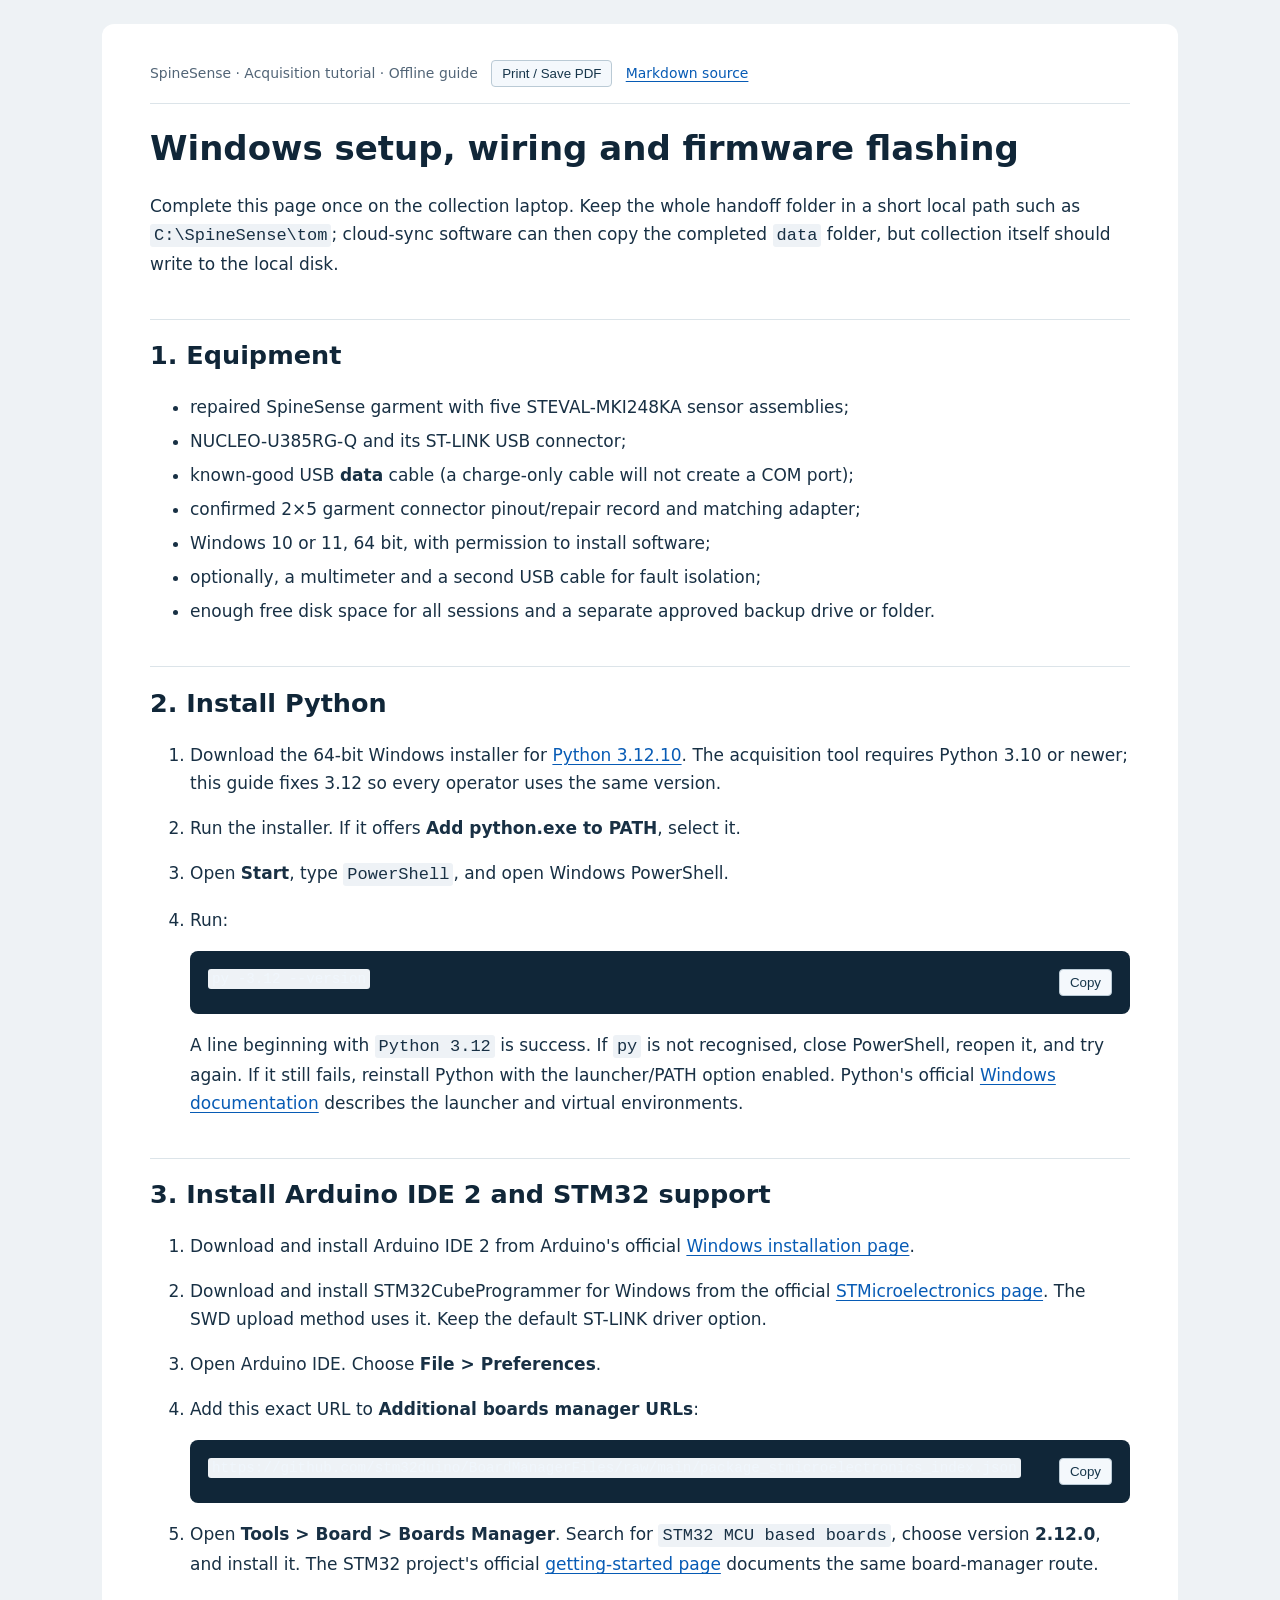
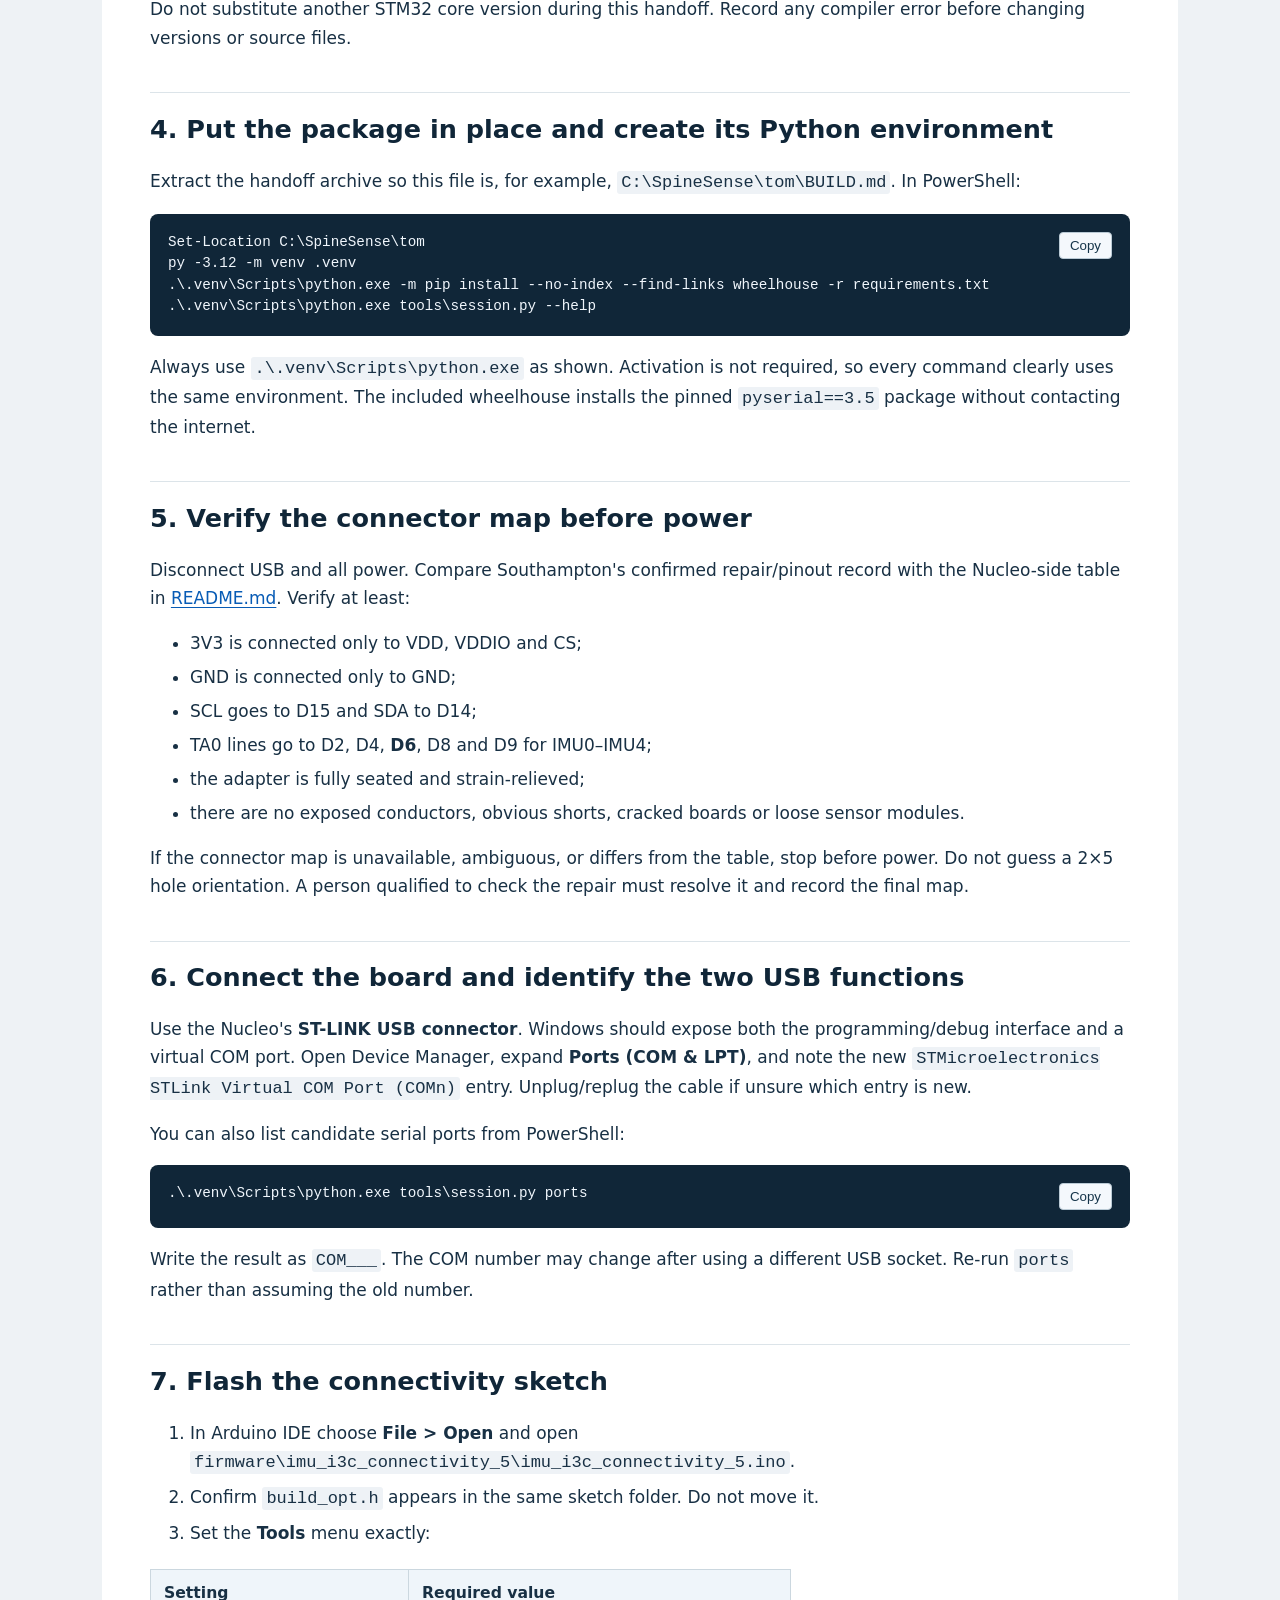
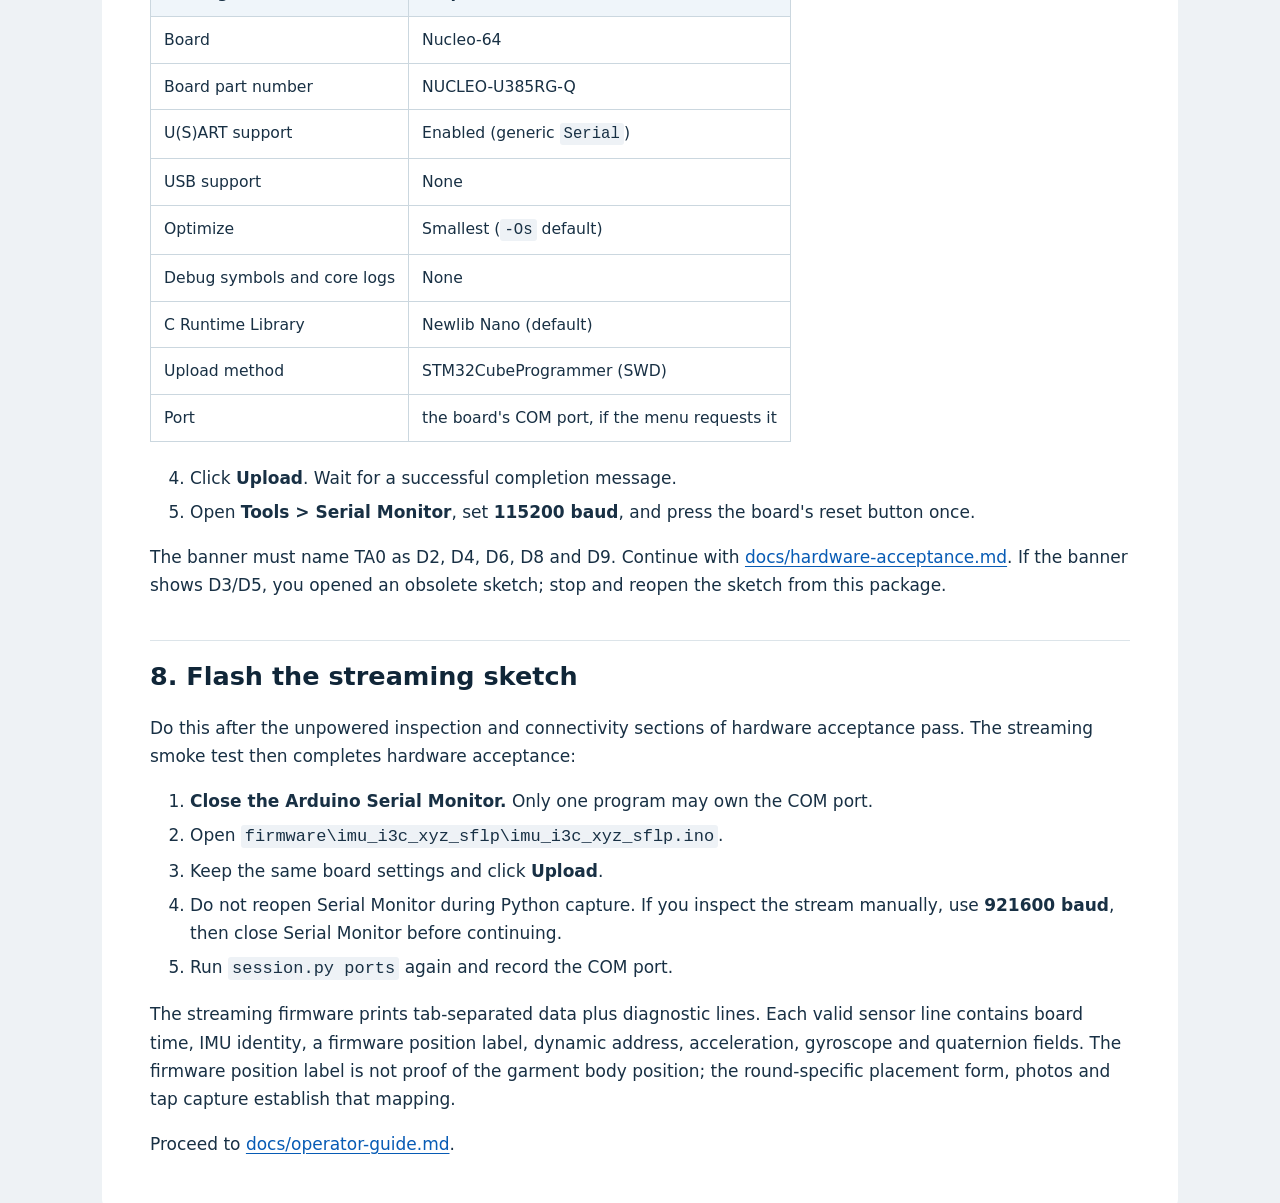
<file: docs/tom-handoff/BUILD.html>
<!doctype html><html lang="en"><head><meta charset="utf-8"><meta name="viewport" content="width=device-width,initial-scale=1"><title>Windows setup, wiring and firmware flashing</title><style>
:root { color-scheme:light; font:17px/1.65 system-ui,Segoe UI,sans-serif; color:#183044; background:#eef2f5; }
body{margin:0}main{max-width:980px;margin:24px auto;padding:36px 48px;background:white;border-radius:12px}
h1,h2,h3{line-height:1.25;color:#102638;scroll-margin-top:20px}h1{font-size:2rem}h2{margin-top:2.4rem;border-top:1px solid #dce4e9;padding-top:1.2rem}
a{color:#075bb5;text-underline-offset:3px}table{border-collapse:collapse;display:block;overflow-x:auto;margin:1.3rem 0;font-size:.92rem}td,th{border:1px solid #cbd7df;padding:10px 13px;vertical-align:top}th{background:#eff5fa;text-align:left}
pre{position:relative;background:#102638;color:#f0f6fc;border-radius:8px;padding:18px;overflow:auto;line-height:1.5;font-size:.84rem;white-space:pre-wrap;overflow-wrap:anywhere}code{font-family:Consolas,monospace}p code,li code,td code{background:#eef2f6;border-radius:3px;padding:2px 4px;overflow-wrap:anywhere}
blockquote{border-left:4px solid #e6a234;margin:18px 0;padding:6px 20px;background:#fff8e8}img{max-width:100%;height:auto}.meta{font-size:.82rem;color:#526577;border-bottom:1px solid #dce4e9;padding-bottom:16px}button{cursor:pointer;padding:5px 10px;border:1px solid #bacad5;border-radius:4px;background:#f4f8fc;color:#16354a}pre button{float:right;margin-left:12px}li{margin:.35rem 0}
@media(max-width:700px){main{margin:0;padding:22px 18px;border-radius:0}h1{font-size:1.65rem}}
@media print{ :root{font-size:10pt;background:white} main{padding:0;margin:0;max-width:none} button{display:none} pre{background:#f1f4f7;color:#102638;break-inside:avoid} tr,img{break-inside:avoid}h1,h2,h3{break-after:avoid}a{color:inherit} }
</style></head><body><main><div class="meta">SpineSense · Acquisition tutorial · Offline guide &nbsp; <button onclick="window.print()">Print / Save PDF</button> &nbsp; <a href="BUILD.md">Markdown source</a></div><h1 id="windows-setup-wiring-and-firmware-flashing">Windows setup, wiring and firmware flashing</h1>
<p>Complete this page once on the collection laptop. Keep the whole handoff folder
in a short local path such as <code>C:\SpineSense\tom</code>; cloud-sync software can then
copy the completed <code>data</code> folder, but collection itself should write to the
local disk.</p>
<h2 id="1-equipment">1. Equipment</h2>
<ul>
<li>repaired SpineSense garment with five STEVAL-MKI248KA sensor assemblies;</li>
<li>NUCLEO-U385RG-Q and its ST-LINK USB connector;</li>
<li>known-good USB <strong>data</strong> cable (a charge-only cable will not create a COM port);</li>
<li>confirmed 2×5 garment connector pinout/repair record and matching adapter;</li>
<li>Windows 10 or 11, 64 bit, with permission to install software;</li>
<li>optionally, a multimeter and a second USB cable for fault isolation;</li>
<li>enough free disk space for all sessions and a separate approved backup drive
or folder.</li>
</ul>
<h2 id="2-install-python">2. Install Python</h2>
<ol>
<li>
<p>Download the 64-bit Windows installer for
<a href="https://www.python.org/downloads/release/python-31210/">Python 3.12.10</a>.
The acquisition tool requires Python 3.10 or newer; this guide fixes 3.12 so
every operator uses the same version.</p>
</li>
<li>
<p>Run the installer. If it offers <strong>Add python.exe to PATH</strong>, select it.</p>
</li>
<li>
<p>Open <strong>Start</strong>, type <code>PowerShell</code>, and open Windows PowerShell.</p>
</li>
<li>
<p>Run:</p>
<pre><code class="language-powershell">py -3.12 --version
</code></pre>
<p>A line beginning with <code>Python 3.12</code> is success. If <code>py</code> is not recognised,
close PowerShell, reopen it, and try again. If it still fails, reinstall
Python with the launcher/PATH option enabled. Python's official
<a href="https://docs.python.org/3/using/windows.html">Windows documentation</a>
describes the launcher and virtual environments.</p>
</li>
</ol>
<h2 id="3-install-arduino-ide-2-and-stm32-support">3. Install Arduino IDE 2 and STM32 support</h2>
<ol>
<li>
<p>Download and install Arduino IDE 2 from Arduino's official
<a href="https://support.arduino.cc/hc/en-us/articles/360019833020-Download-and-install-Arduino-IDE">Windows installation page</a>.</p>
</li>
<li>
<p>Download and install STM32CubeProgrammer for Windows from the official
<a href="https://www.st.com/en/development-tools/stm32cubeprog.html">STMicroelectronics page</a>.
The SWD upload method uses it. Keep the default ST-LINK driver option.</p>
</li>
<li>
<p>Open Arduino IDE. Choose <strong>File &gt; Preferences</strong>.</p>
</li>
<li>
<p>Add this exact URL to <strong>Additional boards manager URLs</strong>:</p>
<pre><code class="language-text">https://github.com/stm32duino/BoardManagerFiles/raw/main/package_stmicroelectronics_index.json
</code></pre>
</li>
<li>
<p>Open <strong>Tools &gt; Board &gt; Boards Manager</strong>. Search for <code>STM32 MCU based boards</code>, choose version <strong>2.12.0</strong>, and install it. The STM32 project's
official <a href="https://github.com/stm32duino/Arduino_Core_STM32/wiki/Getting-Started">getting-started page</a>
documents the same board-manager route.</p>
</li>
</ol>
<p>Do not substitute another STM32 core version during this handoff. Record any
compiler error before changing versions or source files.</p>
<h2 id="4-put-the-package-in-place-and-create-its-python-environment">4. Put the package in place and create its Python environment</h2>
<p>Extract the handoff archive so this file is, for example,
<code>C:\SpineSense\tom\BUILD.md</code>. In PowerShell:</p>
<pre><code class="language-powershell">Set-Location C:\SpineSense\tom
py -3.12 -m venv .venv
.\.venv\Scripts\python.exe -m pip install --no-index --find-links wheelhouse -r requirements.txt
.\.venv\Scripts\python.exe tools\session.py --help
</code></pre>
<p>Always use <code>.\.venv\Scripts\python.exe</code> as shown. Activation is not required,
so every command clearly uses the same environment. The included wheelhouse
installs the pinned <code>pyserial==3.5</code> package without contacting the internet.</p>
<h2 id="5-verify-the-connector-map-before-power">5. Verify the connector map before power</h2>
<p>Disconnect USB and all power. Compare Southampton's confirmed repair/pinout
record with the Nucleo-side table in <a href="README.html">README.md</a>. Verify at least:</p>
<ul>
<li>3V3 is connected only to VDD, VDDIO and CS;</li>
<li>GND is connected only to GND;</li>
<li>SCL goes to D15 and SDA to D14;</li>
<li>TA0 lines go to D2, D4, <strong>D6</strong>, D8 and D9 for IMU0–IMU4;</li>
<li>the adapter is fully seated and strain-relieved;</li>
<li>there are no exposed conductors, obvious shorts, cracked boards or loose
sensor modules.</li>
</ul>
<p>If the connector map is unavailable, ambiguous, or differs from the table,
stop before power. Do not guess a 2×5 hole orientation. A person qualified to
check the repair must resolve it and record the final map.</p>
<h2 id="6-connect-the-board-and-identify-the-two-usb-functions">6. Connect the board and identify the two USB functions</h2>
<p>Use the Nucleo's <strong>ST-LINK USB connector</strong>. Windows should expose both the
programming/debug interface and a virtual COM port. Open Device Manager, expand
<strong>Ports (COM &amp; LPT)</strong>, and note the new <code>STMicroelectronics STLink Virtual COM Port (COMn)</code> entry. Unplug/replug the cable if unsure which entry is new.</p>
<p>You can also list candidate serial ports from PowerShell:</p>
<pre><code class="language-powershell">.\.venv\Scripts\python.exe tools\session.py ports
</code></pre>
<p>Write the result as <code>COM___</code>. The COM number may change after using a different
USB socket. Re-run <code>ports</code> rather than assuming the old number.</p>
<h2 id="7-flash-the-connectivity-sketch">7. Flash the connectivity sketch</h2>
<ol>
<li>In Arduino IDE choose <strong>File &gt; Open</strong> and open
<code>firmware\imu_i3c_connectivity_5\imu_i3c_connectivity_5.ino</code>.</li>
<li>Confirm <code>build_opt.h</code> appears in the same sketch folder. Do not move it.</li>
<li>Set the <strong>Tools</strong> menu exactly:</li>
</ol>
<table>
<thead>
<tr>
<th>Setting</th>
<th>Required value</th>
</tr>
</thead>
<tbody>
<tr>
<td>Board</td>
<td>Nucleo-64</td>
</tr>
<tr>
<td>Board part number</td>
<td>NUCLEO-U385RG-Q</td>
</tr>
<tr>
<td>U(S)ART support</td>
<td>Enabled (generic <code>Serial</code>)</td>
</tr>
<tr>
<td>USB support</td>
<td>None</td>
</tr>
<tr>
<td>Optimize</td>
<td>Smallest (<code>-Os</code> default)</td>
</tr>
<tr>
<td>Debug symbols and core logs</td>
<td>None</td>
</tr>
<tr>
<td>C Runtime Library</td>
<td>Newlib Nano (default)</td>
</tr>
<tr>
<td>Upload method</td>
<td>STM32CubeProgrammer (SWD)</td>
</tr>
<tr>
<td>Port</td>
<td>the board's COM port, if the menu requests it</td>
</tr>
</tbody>
</table>
<ol start="4">
<li>Click <strong>Upload</strong>. Wait for a successful completion message.</li>
<li>Open <strong>Tools &gt; Serial Monitor</strong>, set <strong>115200 baud</strong>, and press the board's
reset button once.</li>
</ol>
<p>The banner must name TA0 as D2, D4, D6, D8 and D9. Continue with
<a href="docs/hardware-acceptance.html">docs/hardware-acceptance.md</a>. If the banner shows
D3/D5, you opened an obsolete sketch; stop and reopen the sketch from this
package.</p>
<h2 id="8-flash-the-streaming-sketch">8. Flash the streaming sketch</h2>
<p>Do this after the unpowered inspection and connectivity sections of hardware
acceptance pass. The streaming smoke test then completes hardware acceptance:</p>
<ol>
<li><strong>Close the Arduino Serial Monitor.</strong> Only one program may own the COM port.</li>
<li>Open <code>firmware\imu_i3c_xyz_sflp\imu_i3c_xyz_sflp.ino</code>.</li>
<li>Keep the same board settings and click <strong>Upload</strong>.</li>
<li>Do not reopen Serial Monitor during Python capture. If you inspect the stream
manually, use <strong>921600 baud</strong>, then close Serial Monitor before continuing.</li>
<li>Run <code>session.py ports</code> again and record the COM port.</li>
</ol>
<p>The streaming firmware prints tab-separated data plus diagnostic lines. Each
valid sensor line contains board time, IMU identity, a firmware position label,
dynamic address, acceleration, gyroscope and quaternion fields. The firmware
position label is not proof of the garment body position; the round-specific
placement form, photos and tap capture establish that mapping.</p>
<p>Proceed to <a href="docs/operator-guide.html">docs/operator-guide.md</a>.</p>
</main><script>
document.querySelectorAll('pre').forEach(pre=>{const b=document.createElement('button');b.textContent='Copy';b.onclick=async()=>{const t=pre.querySelector('code').textContent;try{await navigator.clipboard.writeText(t);b.textContent='Copied';}catch(e){const r=document.createRange();r.selectNodeContents(pre.querySelector('code'));const s=window.getSelection();s.removeAllRanges();s.addRange(r);b.textContent='Selected — press Ctrl+C';}};pre.prepend(b);});
</script></body></html>
</file>
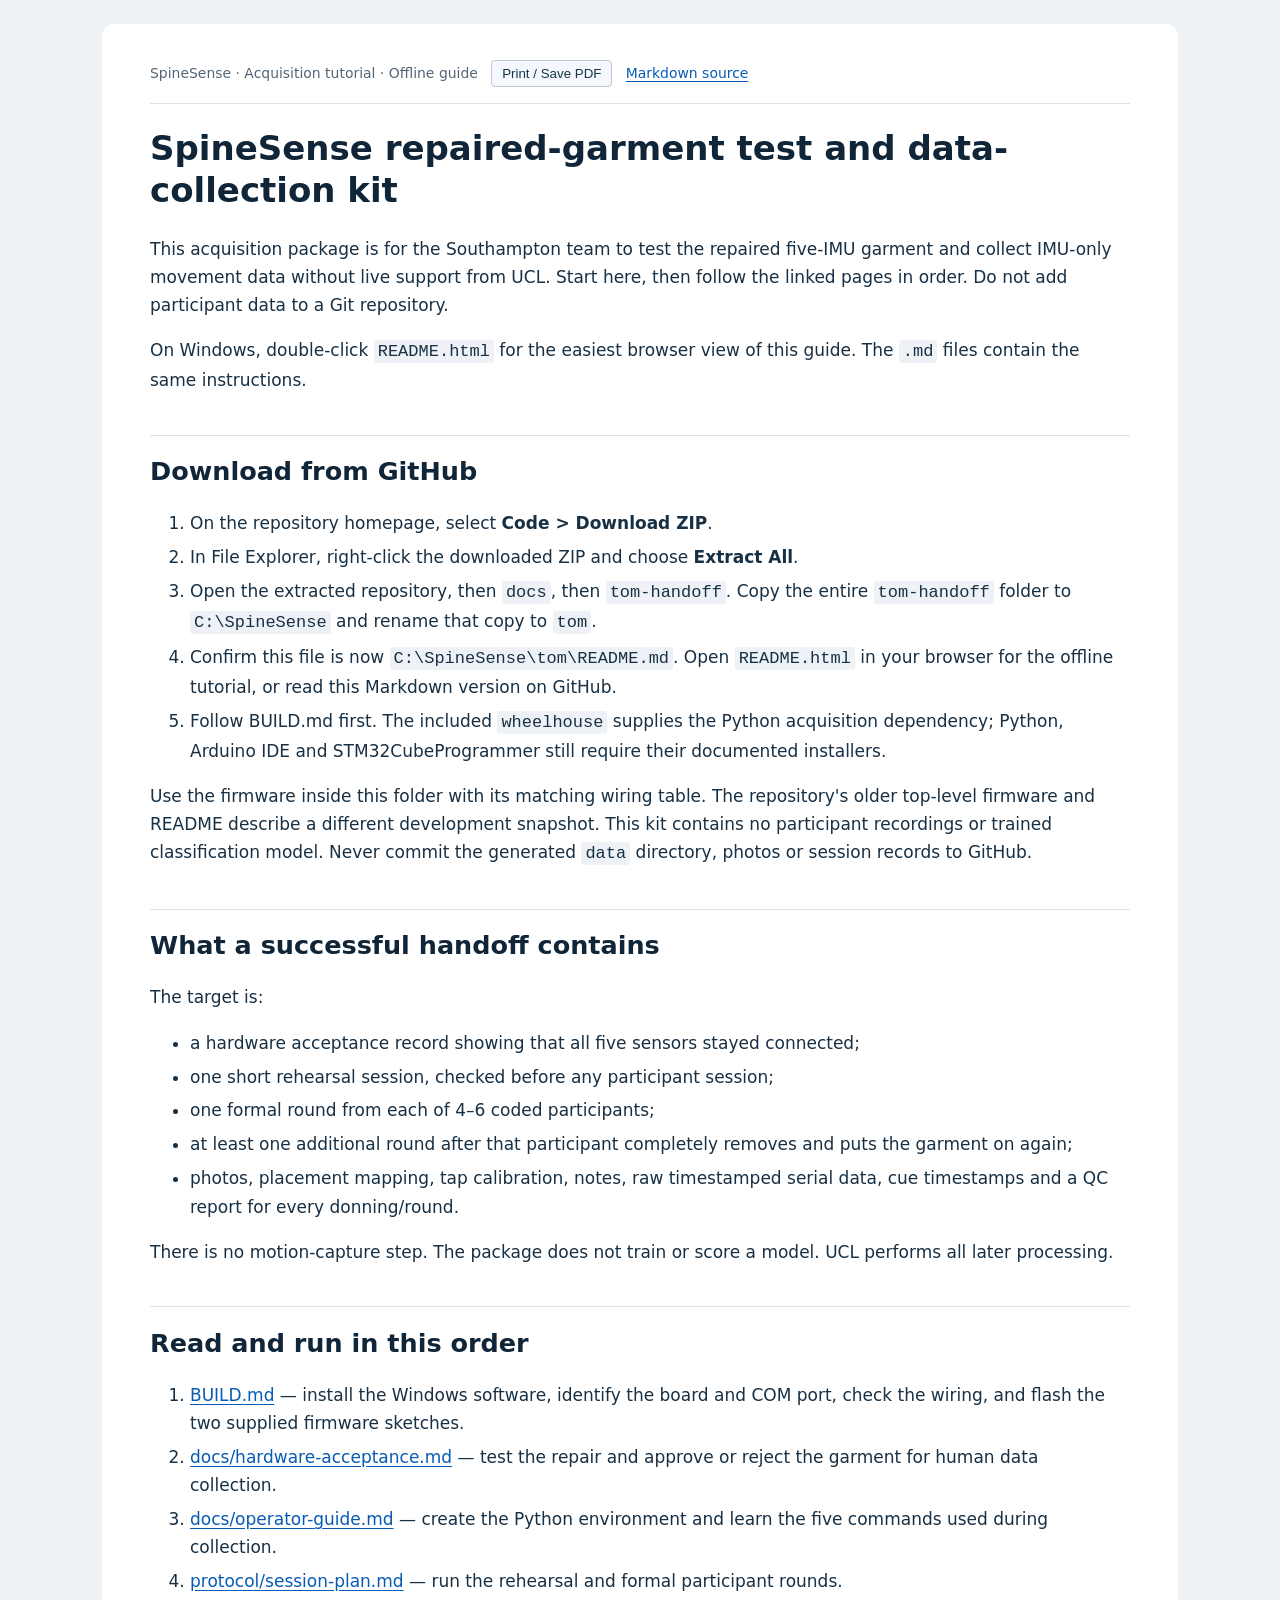
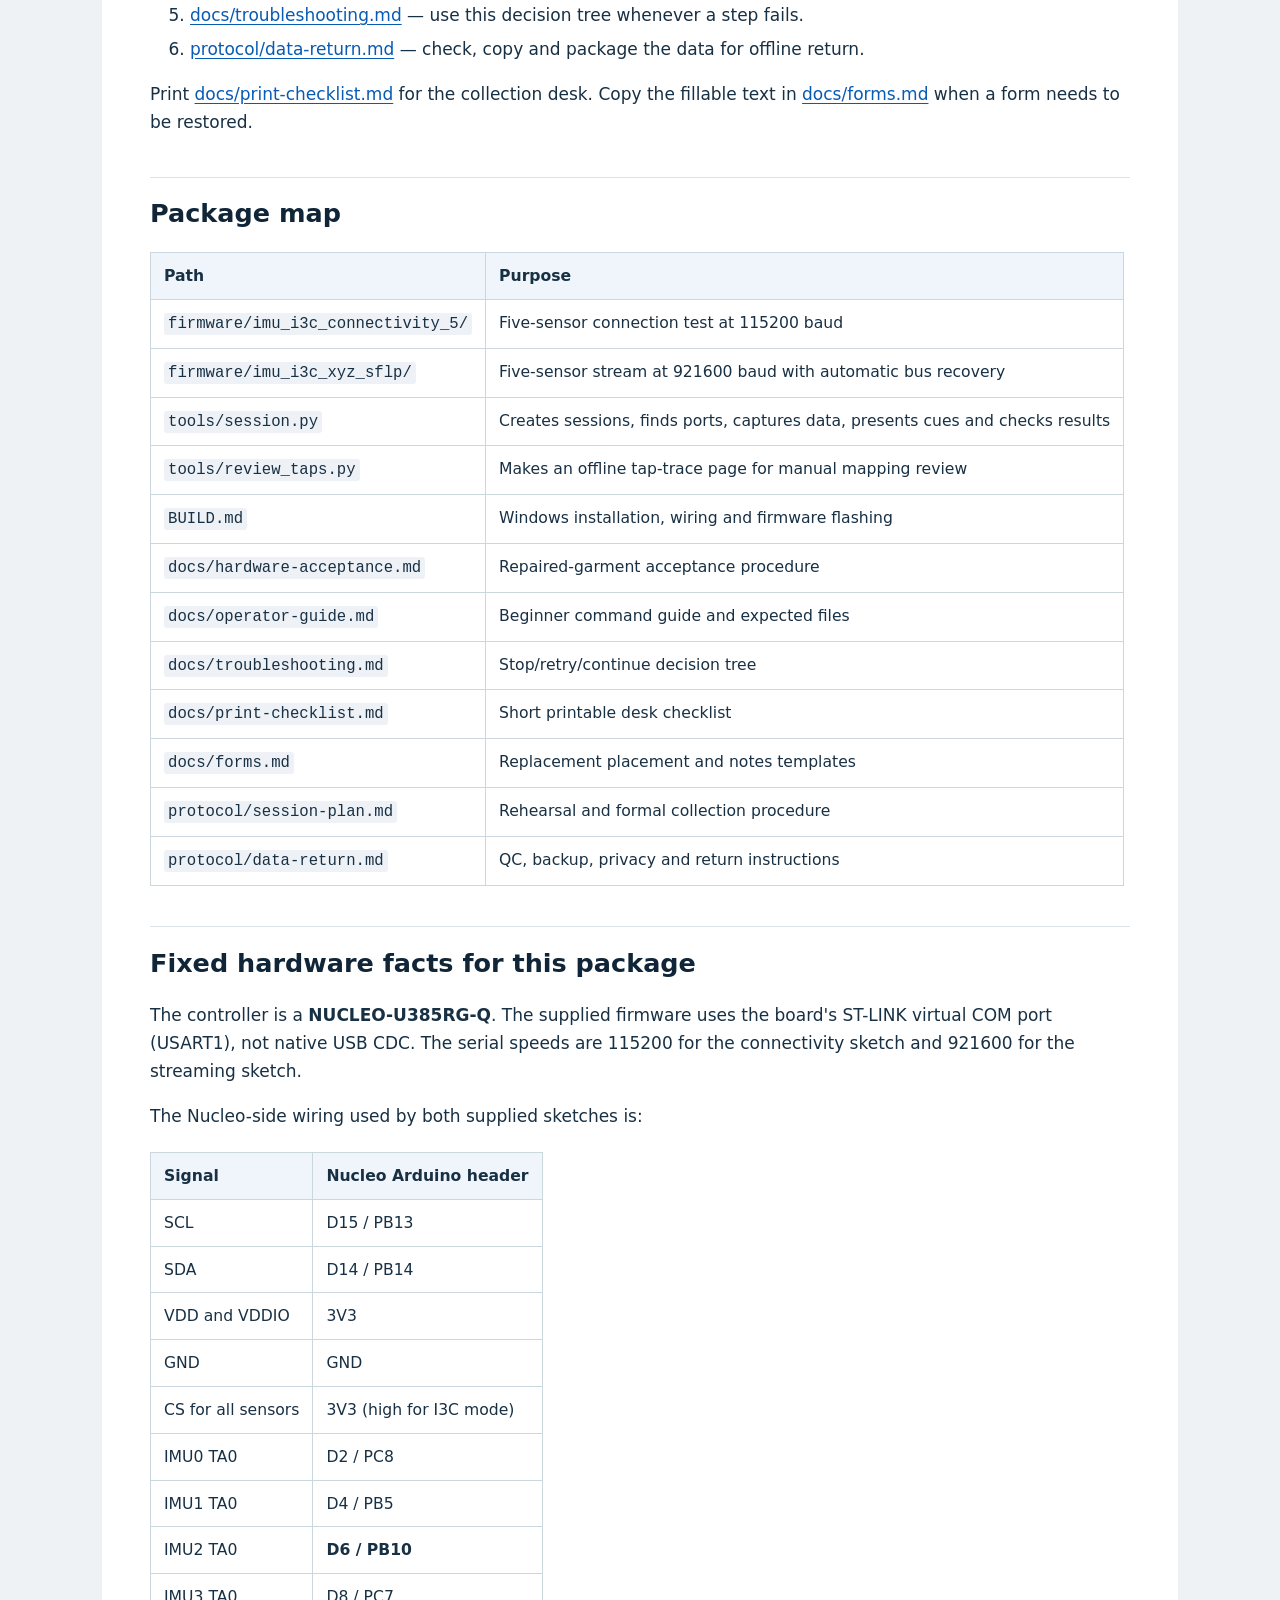
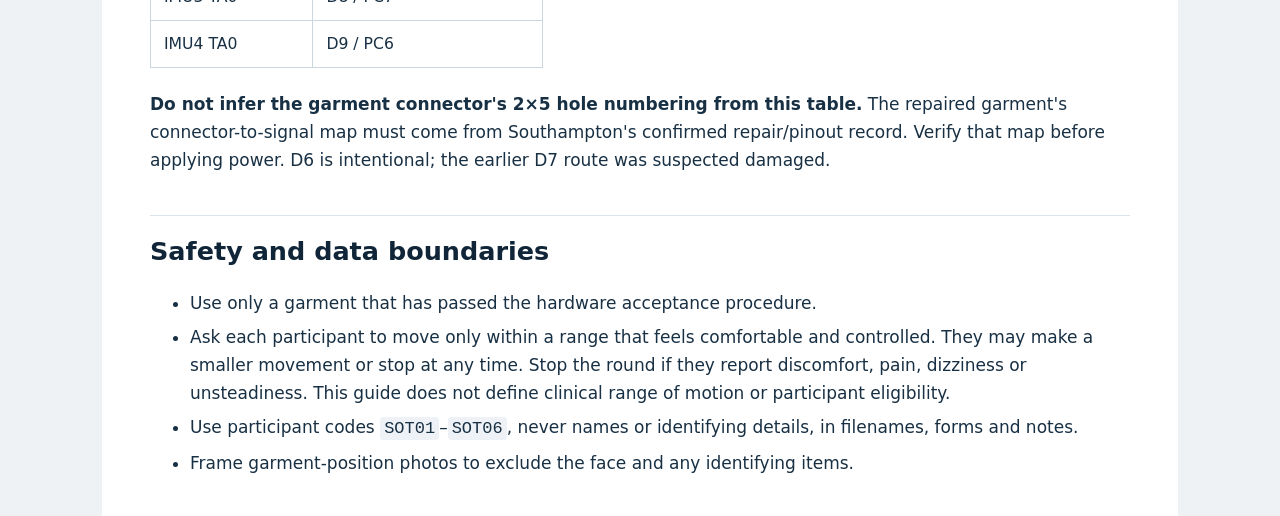
<file: docs/tom-handoff/README.html>
<!doctype html><html lang="en"><head><meta charset="utf-8"><meta name="viewport" content="width=device-width,initial-scale=1"><title>SpineSense repaired-garment test and data-collection kit</title><style>
:root { color-scheme:light; font:17px/1.65 system-ui,Segoe UI,sans-serif; color:#183044; background:#eef2f5; }
body{margin:0}main{max-width:980px;margin:24px auto;padding:36px 48px;background:white;border-radius:12px}
h1,h2,h3{line-height:1.25;color:#102638;scroll-margin-top:20px}h1{font-size:2rem}h2{margin-top:2.4rem;border-top:1px solid #dce4e9;padding-top:1.2rem}
a{color:#075bb5;text-underline-offset:3px}table{border-collapse:collapse;display:block;overflow-x:auto;margin:1.3rem 0;font-size:.92rem}td,th{border:1px solid #cbd7df;padding:10px 13px;vertical-align:top}th{background:#eff5fa;text-align:left}
pre{position:relative;background:#102638;color:#f0f6fc;border-radius:8px;padding:18px;overflow:auto;line-height:1.5;font-size:.84rem;white-space:pre-wrap;overflow-wrap:anywhere}code{font-family:Consolas,monospace}p code,li code,td code{background:#eef2f6;border-radius:3px;padding:2px 4px;overflow-wrap:anywhere}
blockquote{border-left:4px solid #e6a234;margin:18px 0;padding:6px 20px;background:#fff8e8}img{max-width:100%;height:auto}.meta{font-size:.82rem;color:#526577;border-bottom:1px solid #dce4e9;padding-bottom:16px}button{cursor:pointer;padding:5px 10px;border:1px solid #bacad5;border-radius:4px;background:#f4f8fc;color:#16354a}pre button{float:right;margin-left:12px}li{margin:.35rem 0}
@media(max-width:700px){main{margin:0;padding:22px 18px;border-radius:0}h1{font-size:1.65rem}}
@media print{ :root{font-size:10pt;background:white} main{padding:0;margin:0;max-width:none} button{display:none} pre{background:#f1f4f7;color:#102638;break-inside:avoid} tr,img{break-inside:avoid}h1,h2,h3{break-after:avoid}a{color:inherit} }
</style></head><body><main><div class="meta">SpineSense · Acquisition tutorial · Offline guide &nbsp; <button onclick="window.print()">Print / Save PDF</button> &nbsp; <a href="README.md">Markdown source</a></div><h1 id="spinesense-repaired-garment-test-and-data-collection-kit">SpineSense repaired-garment test and data-collection kit</h1>
<p>This acquisition package is for the Southampton team to test the repaired five-IMU
garment and collect IMU-only movement data without live support from UCL. Start
here, then follow the linked pages in order. Do not add participant data to a
Git repository.</p>
<p>On Windows, double-click <code>README.html</code> for the easiest browser view of this
guide. The <code>.md</code> files contain the same instructions.</p>
<h2 id="download-from-github">Download from GitHub</h2>
<ol>
<li>On the repository homepage, select <strong>Code &gt; Download ZIP</strong>.</li>
<li>In File Explorer, right-click the downloaded ZIP and choose <strong>Extract All</strong>.</li>
<li>Open the extracted repository, then <code>docs</code>, then <code>tom-handoff</code>. Copy the entire <code>tom-handoff</code> folder to <code>C:\SpineSense</code> and rename that copy to <code>tom</code>.</li>
<li>Confirm this file is now <code>C:\SpineSense\tom\README.md</code>. Open <code>README.html</code> in your browser for the offline tutorial, or read this Markdown version on GitHub.</li>
<li>Follow BUILD.md first. The included <code>wheelhouse</code> supplies the Python acquisition dependency; Python, Arduino IDE and STM32CubeProgrammer still require their documented installers.</li>
</ol>
<p>Use the firmware inside this folder with its matching wiring table. The repository's older top-level firmware and README describe a different development snapshot. This kit contains no participant recordings or trained classification model. Never commit the generated <code>data</code> directory, photos or session records to GitHub.</p>
<h2 id="what-a-successful-handoff-contains">What a successful handoff contains</h2>
<p>The target is:</p>
<ul>
<li>a hardware acceptance record showing that all five sensors stayed connected;</li>
<li>one short rehearsal session, checked before any participant session;</li>
<li>one formal round from each of 4–6 coded participants;</li>
<li>at least one additional round after that participant completely removes and
puts the garment on again;</li>
<li>photos, placement mapping, tap calibration, notes, raw timestamped serial data,
cue timestamps and a QC report for every donning/round.</li>
</ul>
<p>There is no motion-capture step. The package does not train or score a model.
UCL performs all later processing.</p>
<h2 id="read-and-run-in-this-order">Read and run in this order</h2>
<ol>
<li><a href="BUILD.html">BUILD.md</a> — install the Windows software, identify the board and
COM port, check the wiring, and flash the two supplied firmware sketches.</li>
<li><a href="docs/hardware-acceptance.html">docs/hardware-acceptance.md</a> — test the repair
and approve or reject the garment for human data collection.</li>
<li><a href="docs/operator-guide.html">docs/operator-guide.md</a> — create the Python
environment and learn the five commands used during collection.</li>
<li><a href="protocol/session-plan.html">protocol/session-plan.md</a> — run the rehearsal and
formal participant rounds.</li>
<li><a href="docs/troubleshooting.html">docs/troubleshooting.md</a> — use this decision tree
whenever a step fails.</li>
<li><a href="protocol/data-return.html">protocol/data-return.md</a> — check, copy and package
the data for offline return.</li>
</ol>
<p>Print <a href="docs/print-checklist.html">docs/print-checklist.md</a> for the collection desk.
Copy the fillable text in <a href="docs/forms.html">docs/forms.md</a> when a form needs to be
restored.</p>
<h2 id="package-map">Package map</h2>
<table>
<thead>
<tr>
<th>Path</th>
<th>Purpose</th>
</tr>
</thead>
<tbody>
<tr>
<td><code>firmware/imu_i3c_connectivity_5/</code></td>
<td>Five-sensor connection test at 115200 baud</td>
</tr>
<tr>
<td><code>firmware/imu_i3c_xyz_sflp/</code></td>
<td>Five-sensor stream at 921600 baud with automatic bus recovery</td>
</tr>
<tr>
<td><code>tools/session.py</code></td>
<td>Creates sessions, finds ports, captures data, presents cues and checks results</td>
</tr>
<tr>
<td><code>tools/review_taps.py</code></td>
<td>Makes an offline tap-trace page for manual mapping review</td>
</tr>
<tr>
<td><code>BUILD.md</code></td>
<td>Windows installation, wiring and firmware flashing</td>
</tr>
<tr>
<td><code>docs/hardware-acceptance.md</code></td>
<td>Repaired-garment acceptance procedure</td>
</tr>
<tr>
<td><code>docs/operator-guide.md</code></td>
<td>Beginner command guide and expected files</td>
</tr>
<tr>
<td><code>docs/troubleshooting.md</code></td>
<td>Stop/retry/continue decision tree</td>
</tr>
<tr>
<td><code>docs/print-checklist.md</code></td>
<td>Short printable desk checklist</td>
</tr>
<tr>
<td><code>docs/forms.md</code></td>
<td>Replacement placement and notes templates</td>
</tr>
<tr>
<td><code>protocol/session-plan.md</code></td>
<td>Rehearsal and formal collection procedure</td>
</tr>
<tr>
<td><code>protocol/data-return.md</code></td>
<td>QC, backup, privacy and return instructions</td>
</tr>
</tbody>
</table>
<h2 id="fixed-hardware-facts-for-this-package">Fixed hardware facts for this package</h2>
<p>The controller is a <strong>NUCLEO-U385RG-Q</strong>. The supplied firmware uses the board's
ST-LINK virtual COM port (USART1), not native USB CDC. The serial speeds are
115200 for the connectivity sketch and 921600 for the streaming sketch.</p>
<p>The Nucleo-side wiring used by both supplied sketches is:</p>
<table>
<thead>
<tr>
<th>Signal</th>
<th>Nucleo Arduino header</th>
</tr>
</thead>
<tbody>
<tr>
<td>SCL</td>
<td>D15 / PB13</td>
</tr>
<tr>
<td>SDA</td>
<td>D14 / PB14</td>
</tr>
<tr>
<td>VDD and VDDIO</td>
<td>3V3</td>
</tr>
<tr>
<td>GND</td>
<td>GND</td>
</tr>
<tr>
<td>CS for all sensors</td>
<td>3V3 (high for I3C mode)</td>
</tr>
<tr>
<td>IMU0 TA0</td>
<td>D2 / PC8</td>
</tr>
<tr>
<td>IMU1 TA0</td>
<td>D4 / PB5</td>
</tr>
<tr>
<td>IMU2 TA0</td>
<td><strong>D6 / PB10</strong></td>
</tr>
<tr>
<td>IMU3 TA0</td>
<td>D8 / PC7</td>
</tr>
<tr>
<td>IMU4 TA0</td>
<td>D9 / PC6</td>
</tr>
</tbody>
</table>
<p><strong>Do not infer the garment connector's 2×5 hole numbering from this table.</strong>
The repaired garment's connector-to-signal map must come from Southampton's
confirmed repair/pinout record. Verify that map before applying power. D6 is
intentional; the earlier D7 route was suspected damaged.</p>
<h2 id="safety-and-data-boundaries">Safety and data boundaries</h2>
<ul>
<li>Use only a garment that has passed the hardware acceptance procedure.</li>
<li>Ask each participant to move only within a range that feels comfortable and
controlled. They may make a smaller movement or stop at any time. Stop the
round if they report discomfort, pain, dizziness or unsteadiness. This guide
does not define clinical range of motion or participant eligibility.</li>
<li>Use participant codes <code>SOT01</code>–<code>SOT06</code>, never names or identifying details, in
filenames, forms and notes.</li>
<li>Frame garment-position photos to exclude the face and any identifying items.</li>
</ul>
</main><script>
document.querySelectorAll('pre').forEach(pre=>{const b=document.createElement('button');b.textContent='Copy';b.onclick=async()=>{const t=pre.querySelector('code').textContent;try{await navigator.clipboard.writeText(t);b.textContent='Copied';}catch(e){const r=document.createRange();r.selectNodeContents(pre.querySelector('code'));const s=window.getSelection();s.removeAllRanges();s.addRange(r);b.textContent='Selected — press Ctrl+C';}};pre.prepend(b);});
</script></body></html>
</file>
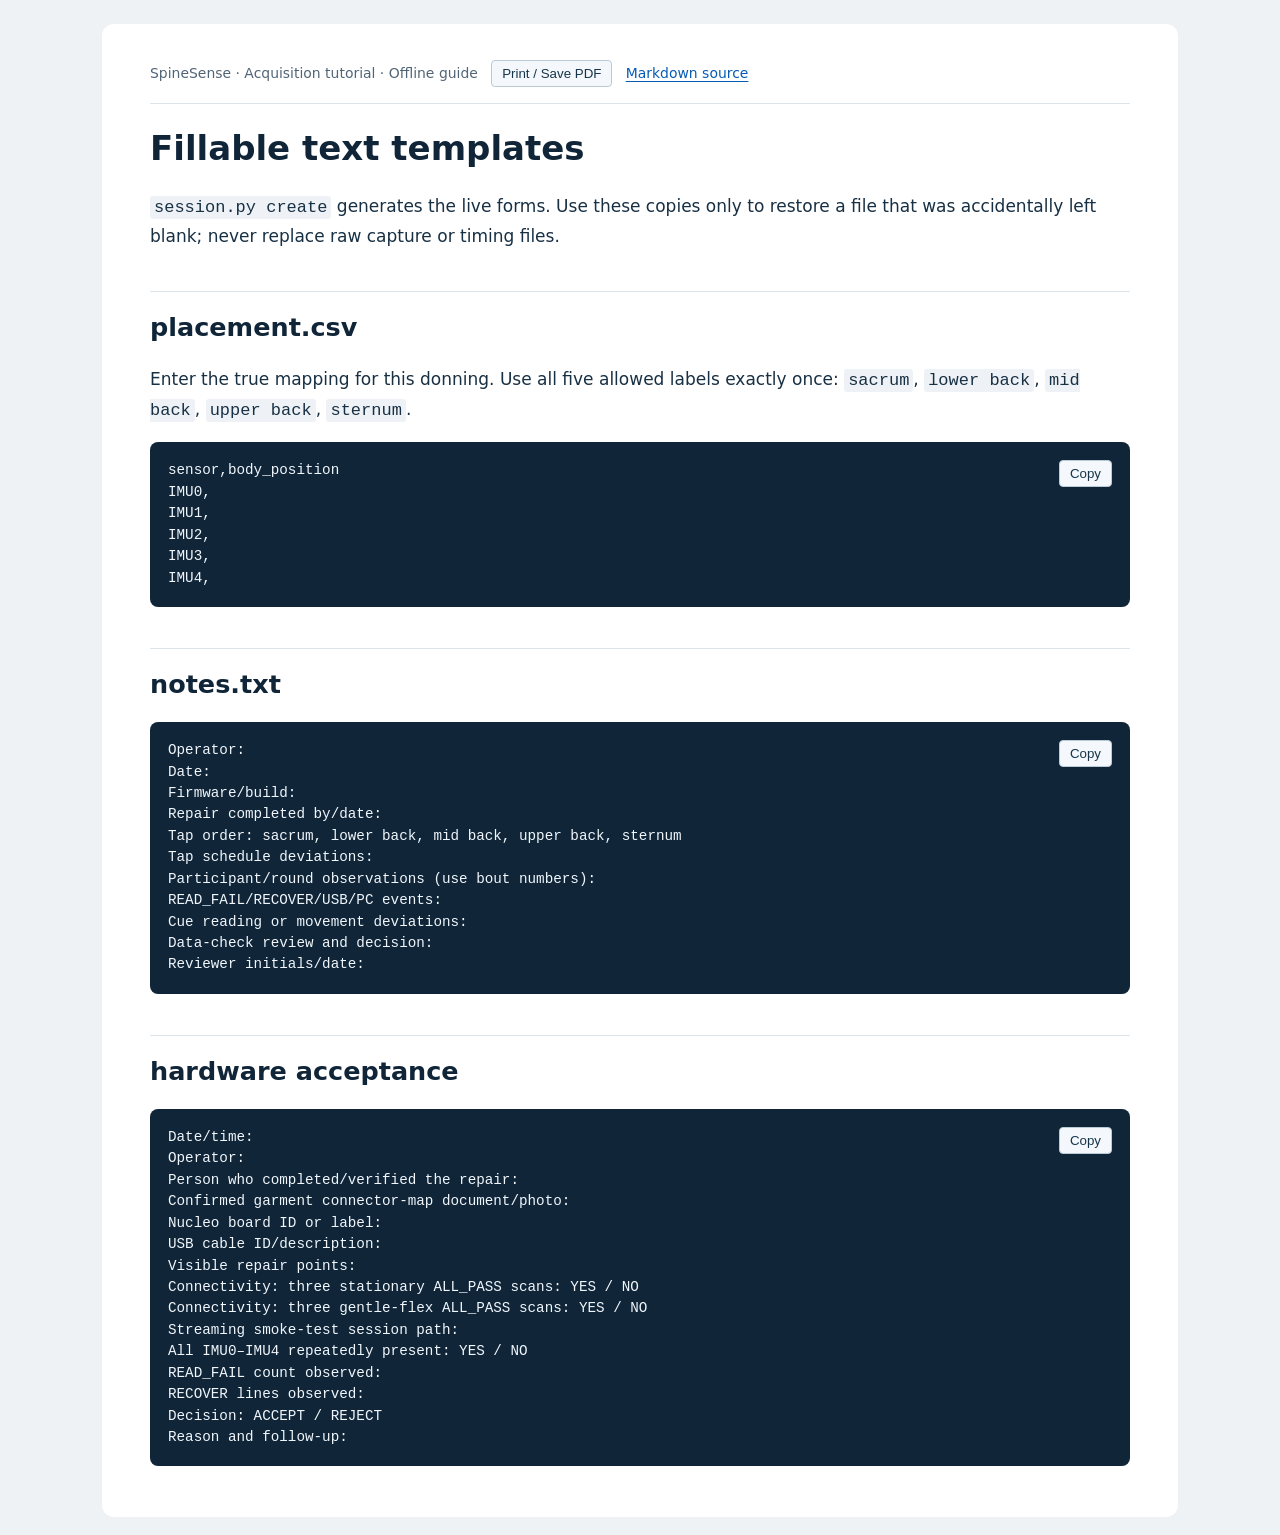
<file: docs/tom-handoff/docs/forms.html>
<!doctype html><html lang="en"><head><meta charset="utf-8"><meta name="viewport" content="width=device-width,initial-scale=1"><title>Fillable text templates</title><style>
:root { color-scheme:light; font:17px/1.65 system-ui,Segoe UI,sans-serif; color:#183044; background:#eef2f5; }
body{margin:0}main{max-width:980px;margin:24px auto;padding:36px 48px;background:white;border-radius:12px}
h1,h2,h3{line-height:1.25;color:#102638;scroll-margin-top:20px}h1{font-size:2rem}h2{margin-top:2.4rem;border-top:1px solid #dce4e9;padding-top:1.2rem}
a{color:#075bb5;text-underline-offset:3px}table{border-collapse:collapse;display:block;overflow-x:auto;margin:1.3rem 0;font-size:.92rem}td,th{border:1px solid #cbd7df;padding:10px 13px;vertical-align:top}th{background:#eff5fa;text-align:left}
pre{position:relative;background:#102638;color:#f0f6fc;border-radius:8px;padding:18px;overflow:auto;line-height:1.5;font-size:.84rem;white-space:pre-wrap;overflow-wrap:anywhere}code{font-family:Consolas,monospace}p code,li code,td code{background:#eef2f6;border-radius:3px;padding:2px 4px;overflow-wrap:anywhere}
blockquote{border-left:4px solid #e6a234;margin:18px 0;padding:6px 20px;background:#fff8e8}img{max-width:100%;height:auto}.meta{font-size:.82rem;color:#526577;border-bottom:1px solid #dce4e9;padding-bottom:16px}button{cursor:pointer;padding:5px 10px;border:1px solid #bacad5;border-radius:4px;background:#f4f8fc;color:#16354a}pre button{float:right;margin-left:12px}li{margin:.35rem 0}
@media(max-width:700px){main{margin:0;padding:22px 18px;border-radius:0}h1{font-size:1.65rem}}
@media print{ :root{font-size:10pt;background:white} main{padding:0;margin:0;max-width:none} button{display:none} pre{background:#f1f4f7;color:#102638;break-inside:avoid} tr,img{break-inside:avoid}h1,h2,h3{break-after:avoid}a{color:inherit} }
</style></head><body><main><div class="meta">SpineSense · Acquisition tutorial · Offline guide &nbsp; <button onclick="window.print()">Print / Save PDF</button> &nbsp; <a href="forms.md">Markdown source</a></div><h1 id="fillable-text-templates">Fillable text templates</h1>
<p><code>session.py create</code> generates the live forms. Use these copies only to restore a
file that was accidentally left blank; never replace raw capture or timing files.</p>
<h2 id="placementcsv">placement.csv</h2>
<p>Enter the true mapping for this donning. Use all five allowed labels exactly
once: <code>sacrum</code>, <code>lower back</code>, <code>mid back</code>, <code>upper back</code>, <code>sternum</code>.</p>
<pre><code class="language-csv">sensor,body_position
IMU0,
IMU1,
IMU2,
IMU3,
IMU4,
</code></pre>
<h2 id="notestxt">notes.txt</h2>
<pre><code class="language-text">Operator:
Date:
Firmware/build:
Repair completed by/date:
Tap order: sacrum, lower back, mid back, upper back, sternum
Tap schedule deviations:
Participant/round observations (use bout numbers):
READ_FAIL/RECOVER/USB/PC events:
Cue reading or movement deviations:
Data-check review and decision:
Reviewer initials/date:
</code></pre>
<h2 id="hardware-acceptance">hardware acceptance</h2>
<pre><code class="language-text">Date/time:
Operator:
Person who completed/verified the repair:
Confirmed garment connector-map document/photo:
Nucleo board ID or label:
USB cable ID/description:
Visible repair points:
Connectivity: three stationary ALL_PASS scans: YES / NO
Connectivity: three gentle-flex ALL_PASS scans: YES / NO
Streaming smoke-test session path:
All IMU0–IMU4 repeatedly present: YES / NO
READ_FAIL count observed:
RECOVER lines observed:
Decision: ACCEPT / REJECT
Reason and follow-up:
</code></pre>
</main><script>
document.querySelectorAll('pre').forEach(pre=>{const b=document.createElement('button');b.textContent='Copy';b.onclick=async()=>{const t=pre.querySelector('code').textContent;try{await navigator.clipboard.writeText(t);b.textContent='Copied';}catch(e){const r=document.createRange();r.selectNodeContents(pre.querySelector('code'));const s=window.getSelection();s.removeAllRanges();s.addRange(r);b.textContent='Selected — press Ctrl+C';}};pre.prepend(b);});
</script></body></html>
</file>
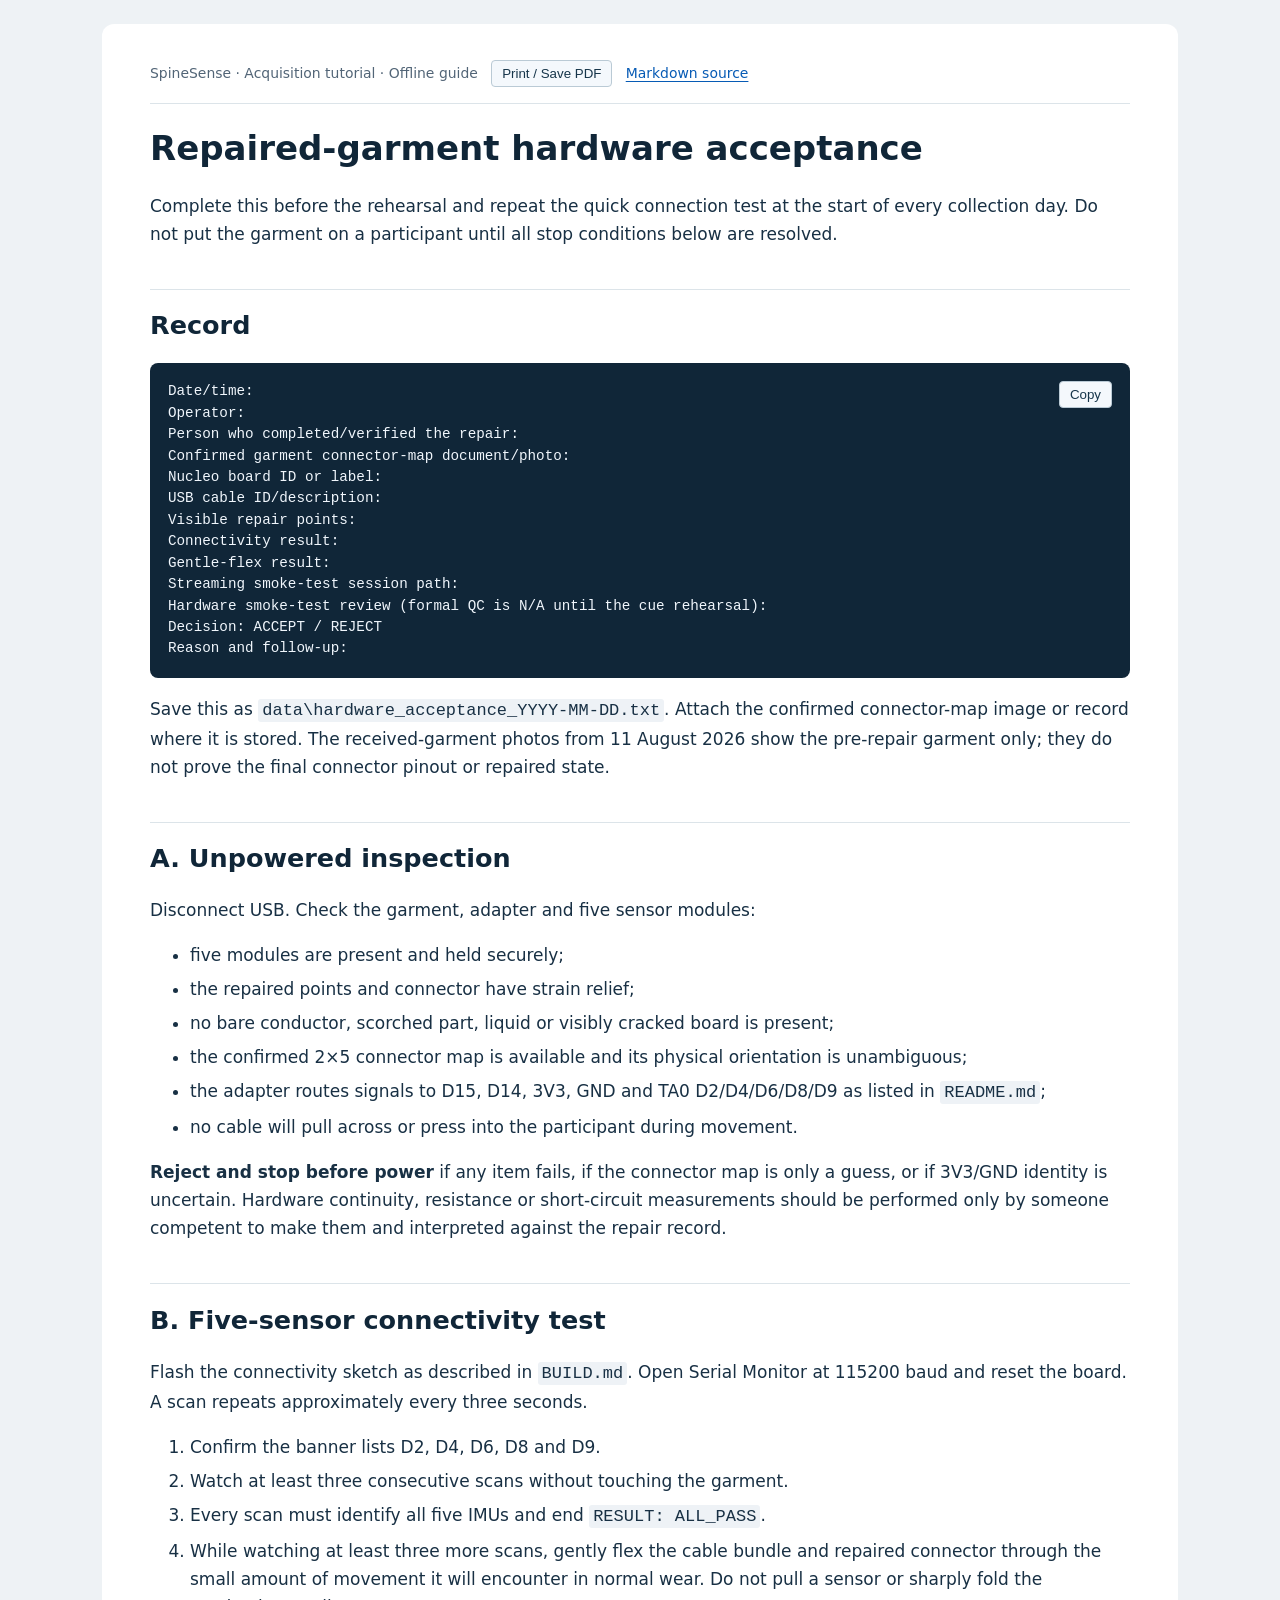
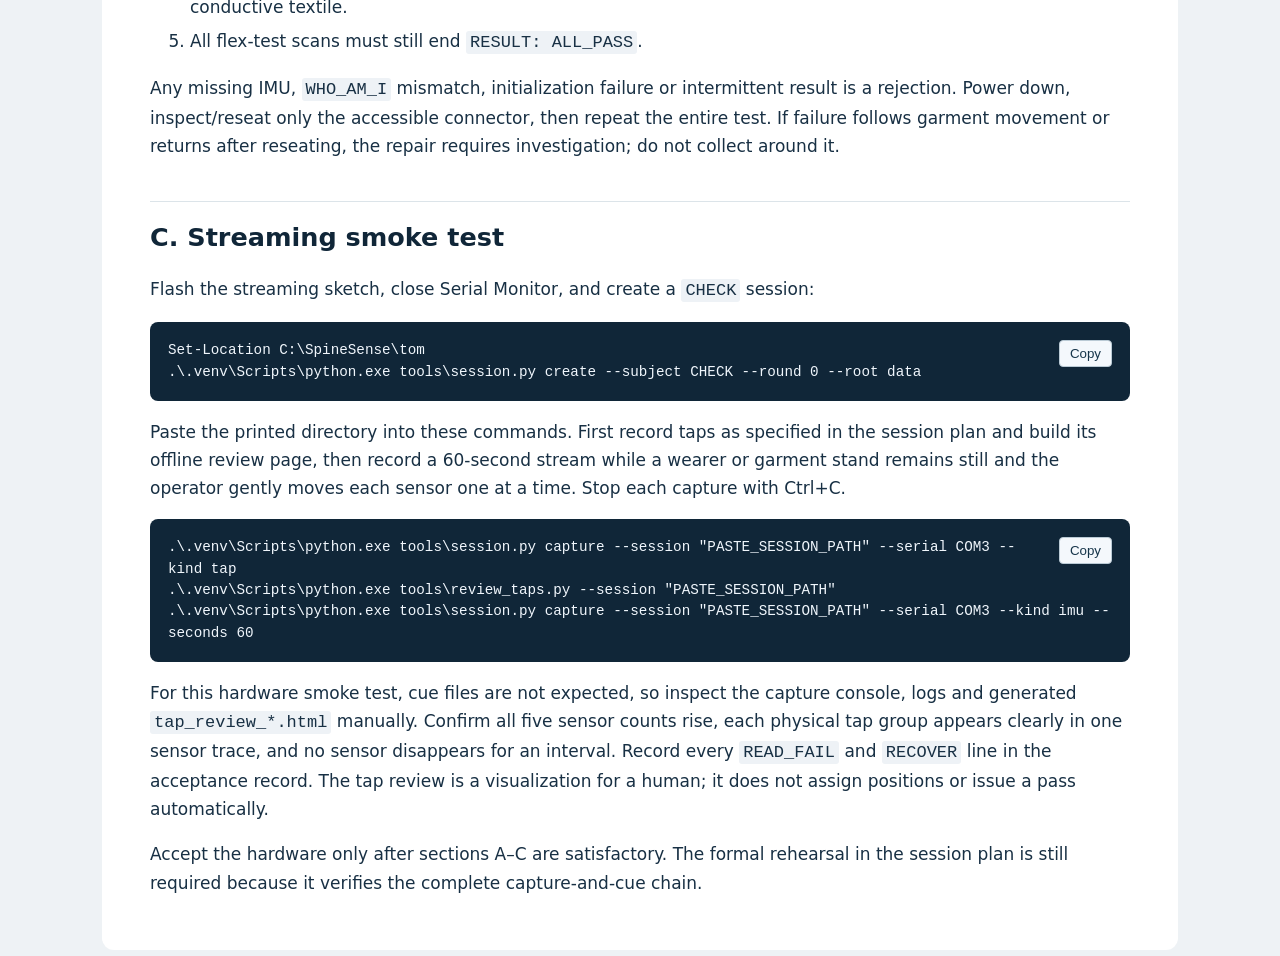
<file: docs/tom-handoff/docs/hardware-acceptance.html>
<!doctype html><html lang="en"><head><meta charset="utf-8"><meta name="viewport" content="width=device-width,initial-scale=1"><title>Repaired-garment hardware acceptance</title><style>
:root { color-scheme:light; font:17px/1.65 system-ui,Segoe UI,sans-serif; color:#183044; background:#eef2f5; }
body{margin:0}main{max-width:980px;margin:24px auto;padding:36px 48px;background:white;border-radius:12px}
h1,h2,h3{line-height:1.25;color:#102638;scroll-margin-top:20px}h1{font-size:2rem}h2{margin-top:2.4rem;border-top:1px solid #dce4e9;padding-top:1.2rem}
a{color:#075bb5;text-underline-offset:3px}table{border-collapse:collapse;display:block;overflow-x:auto;margin:1.3rem 0;font-size:.92rem}td,th{border:1px solid #cbd7df;padding:10px 13px;vertical-align:top}th{background:#eff5fa;text-align:left}
pre{position:relative;background:#102638;color:#f0f6fc;border-radius:8px;padding:18px;overflow:auto;line-height:1.5;font-size:.84rem;white-space:pre-wrap;overflow-wrap:anywhere}code{font-family:Consolas,monospace}p code,li code,td code{background:#eef2f6;border-radius:3px;padding:2px 4px;overflow-wrap:anywhere}
blockquote{border-left:4px solid #e6a234;margin:18px 0;padding:6px 20px;background:#fff8e8}img{max-width:100%;height:auto}.meta{font-size:.82rem;color:#526577;border-bottom:1px solid #dce4e9;padding-bottom:16px}button{cursor:pointer;padding:5px 10px;border:1px solid #bacad5;border-radius:4px;background:#f4f8fc;color:#16354a}pre button{float:right;margin-left:12px}li{margin:.35rem 0}
@media(max-width:700px){main{margin:0;padding:22px 18px;border-radius:0}h1{font-size:1.65rem}}
@media print{ :root{font-size:10pt;background:white} main{padding:0;margin:0;max-width:none} button{display:none} pre{background:#f1f4f7;color:#102638;break-inside:avoid} tr,img{break-inside:avoid}h1,h2,h3{break-after:avoid}a{color:inherit} }
</style></head><body><main><div class="meta">SpineSense · Acquisition tutorial · Offline guide &nbsp; <button onclick="window.print()">Print / Save PDF</button> &nbsp; <a href="hardware-acceptance.md">Markdown source</a></div><h1 id="repaired-garment-hardware-acceptance">Repaired-garment hardware acceptance</h1>
<p>Complete this before the rehearsal and repeat the quick connection test at the
start of every collection day. Do not put the garment on a participant until
all stop conditions below are resolved.</p>
<h2 id="record">Record</h2>
<pre><code class="language-text">Date/time:
Operator:
Person who completed/verified the repair:
Confirmed garment connector-map document/photo:
Nucleo board ID or label:
USB cable ID/description:
Visible repair points:
Connectivity result:
Gentle-flex result:
Streaming smoke-test session path:
Hardware smoke-test review (formal QC is N/A until the cue rehearsal):
Decision: ACCEPT / REJECT
Reason and follow-up:
</code></pre>
<p>Save this as <code>data\hardware_acceptance_YYYY-MM-DD.txt</code>. Attach the confirmed
connector-map image or record where it is stored. The received-garment photos
from 11 August 2026 show the pre-repair garment only; they do not prove the final
connector pinout or repaired state.</p>
<h2 id="a-unpowered-inspection">A. Unpowered inspection</h2>
<p>Disconnect USB. Check the garment, adapter and five sensor modules:</p>
<ul>
<li>five modules are present and held securely;</li>
<li>the repaired points and connector have strain relief;</li>
<li>no bare conductor, scorched part, liquid or visibly cracked board is present;</li>
<li>the confirmed 2×5 connector map is available and its physical orientation is
unambiguous;</li>
<li>the adapter routes signals to D15, D14, 3V3, GND and TA0 D2/D4/D6/D8/D9 as
listed in <code>README.md</code>;</li>
<li>no cable will pull across or press into the participant during movement.</li>
</ul>
<p><strong>Reject and stop before power</strong> if any item fails, if the connector map is only
a guess, or if 3V3/GND identity is uncertain. Hardware continuity, resistance
or short-circuit measurements should be performed only by someone competent to
make them and interpreted against the repair record.</p>
<h2 id="b-five-sensor-connectivity-test">B. Five-sensor connectivity test</h2>
<p>Flash the connectivity sketch as described in <code>BUILD.md</code>. Open Serial Monitor at
115200 baud and reset the board. A scan repeats approximately every three
seconds.</p>
<ol>
<li>Confirm the banner lists D2, D4, D6, D8 and D9.</li>
<li>Watch at least three consecutive scans without touching the garment.</li>
<li>Every scan must identify all five IMUs and end <code>RESULT: ALL_PASS</code>.</li>
<li>While watching at least three more scans, gently flex the cable bundle and
repaired connector through the small amount of movement it will encounter in
normal wear. Do not pull a sensor or sharply fold the conductive textile.</li>
<li>All flex-test scans must still end <code>RESULT: ALL_PASS</code>.</li>
</ol>
<p>Any missing IMU, <code>WHO_AM_I</code> mismatch, initialization failure or intermittent
result is a rejection. Power down, inspect/reseat only the accessible connector,
then repeat the entire test. If failure follows garment movement or returns
after reseating, the repair requires investigation; do not collect around it.</p>
<h2 id="c-streaming-smoke-test">C. Streaming smoke test</h2>
<p>Flash the streaming sketch, close Serial Monitor, and create a <code>CHECK</code> session:</p>
<pre><code class="language-powershell">Set-Location C:\SpineSense\tom
.\.venv\Scripts\python.exe tools\session.py create --subject CHECK --round 0 --root data
</code></pre>
<p>Paste the printed directory into these commands. First record taps as specified
in the session plan and build its offline review page, then record a 60-second
stream while a wearer or garment stand remains still and the operator gently
moves each sensor one at a time. Stop each capture with Ctrl+C.</p>
<pre><code class="language-powershell">.\.venv\Scripts\python.exe tools\session.py capture --session &quot;PASTE_SESSION_PATH&quot; --serial COM3 --kind tap
.\.venv\Scripts\python.exe tools\review_taps.py --session &quot;PASTE_SESSION_PATH&quot;
.\.venv\Scripts\python.exe tools\session.py capture --session &quot;PASTE_SESSION_PATH&quot; --serial COM3 --kind imu --seconds 60
</code></pre>
<p>For this hardware smoke test, cue files are not expected, so inspect the capture
console, logs and generated <code>tap_review_*.html</code> manually. Confirm all five
sensor counts rise, each physical tap group appears clearly in one sensor trace,
and no sensor disappears for an interval. Record every <code>READ_FAIL</code> and <code>RECOVER</code>
line in the acceptance record. The tap review is a visualization for a human;
it does not assign positions or issue a pass automatically.</p>
<p>Accept the hardware only after sections A–C are satisfactory. The formal
rehearsal in the session plan is still required because it verifies the complete
capture-and-cue chain.</p>
</main><script>
document.querySelectorAll('pre').forEach(pre=>{const b=document.createElement('button');b.textContent='Copy';b.onclick=async()=>{const t=pre.querySelector('code').textContent;try{await navigator.clipboard.writeText(t);b.textContent='Copied';}catch(e){const r=document.createRange();r.selectNodeContents(pre.querySelector('code'));const s=window.getSelection();s.removeAllRanges();s.addRange(r);b.textContent='Selected — press Ctrl+C';}};pre.prepend(b);});
</script></body></html>
</file>
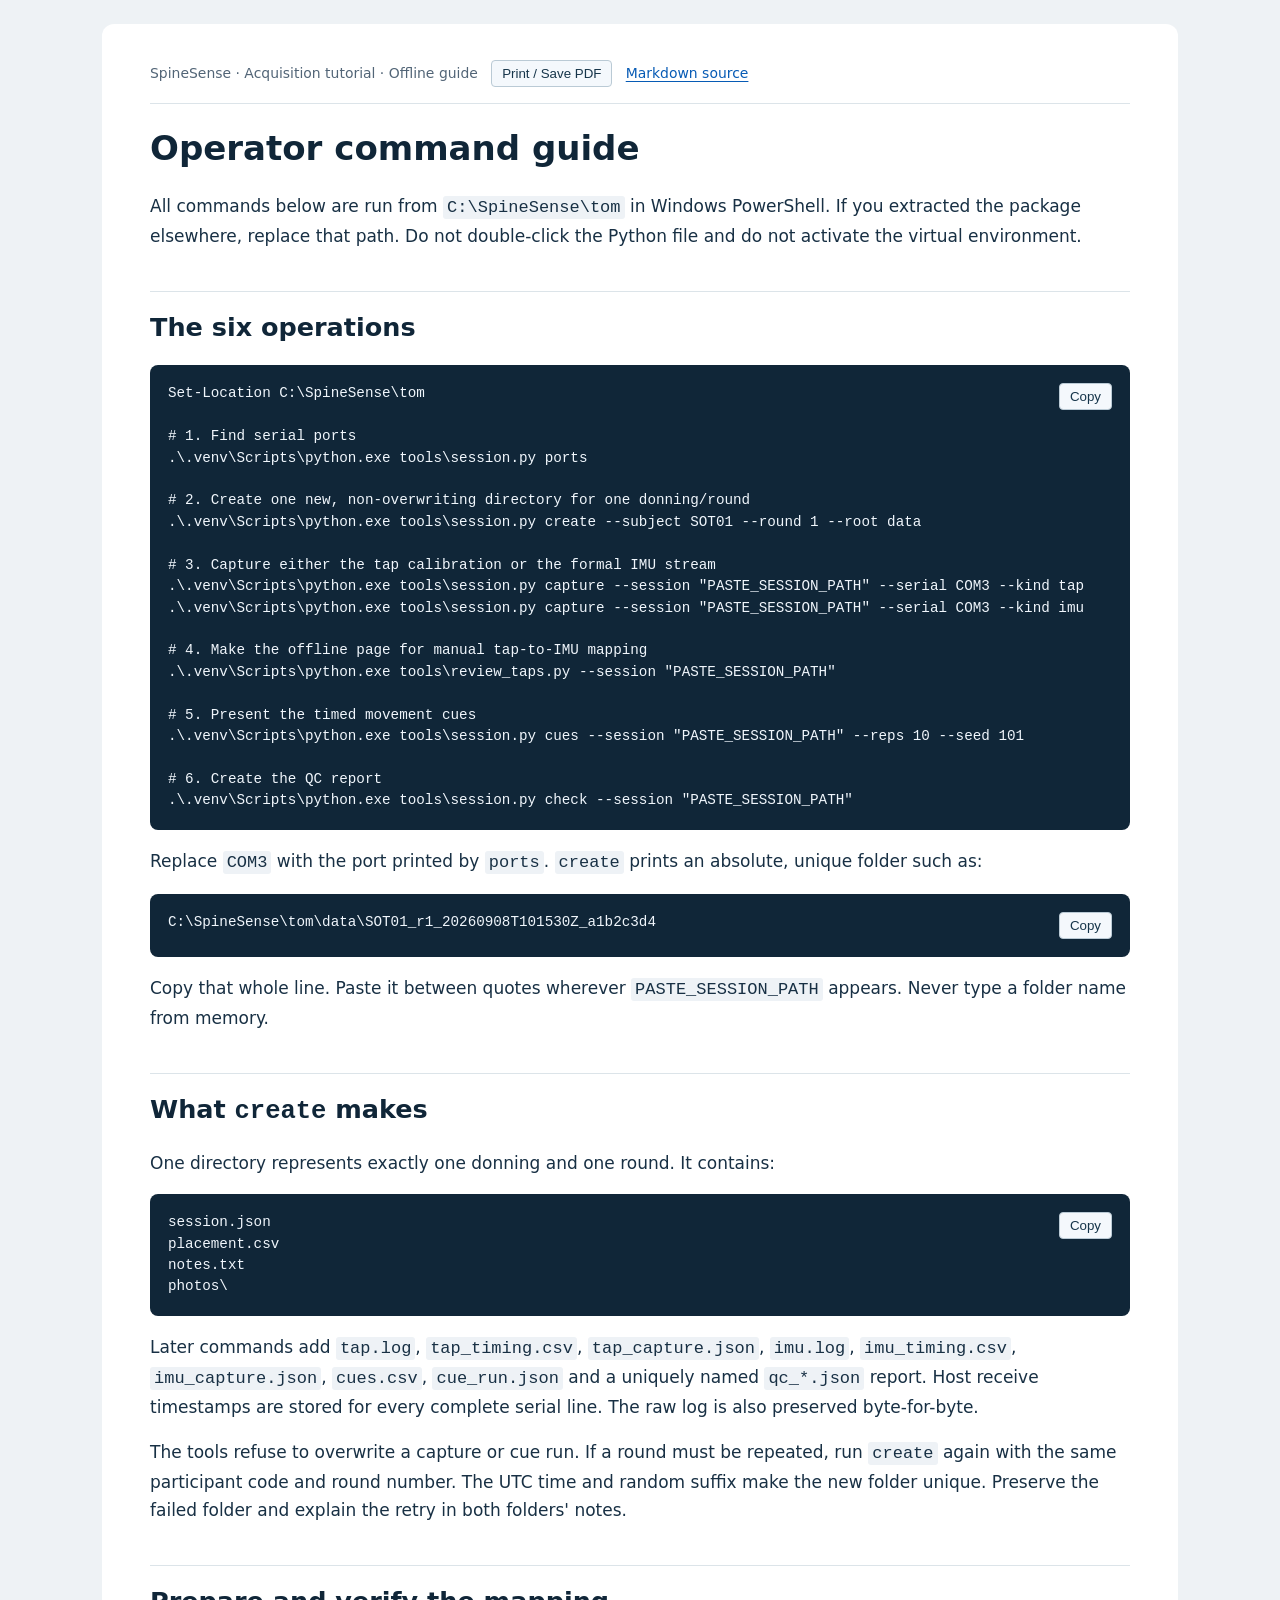
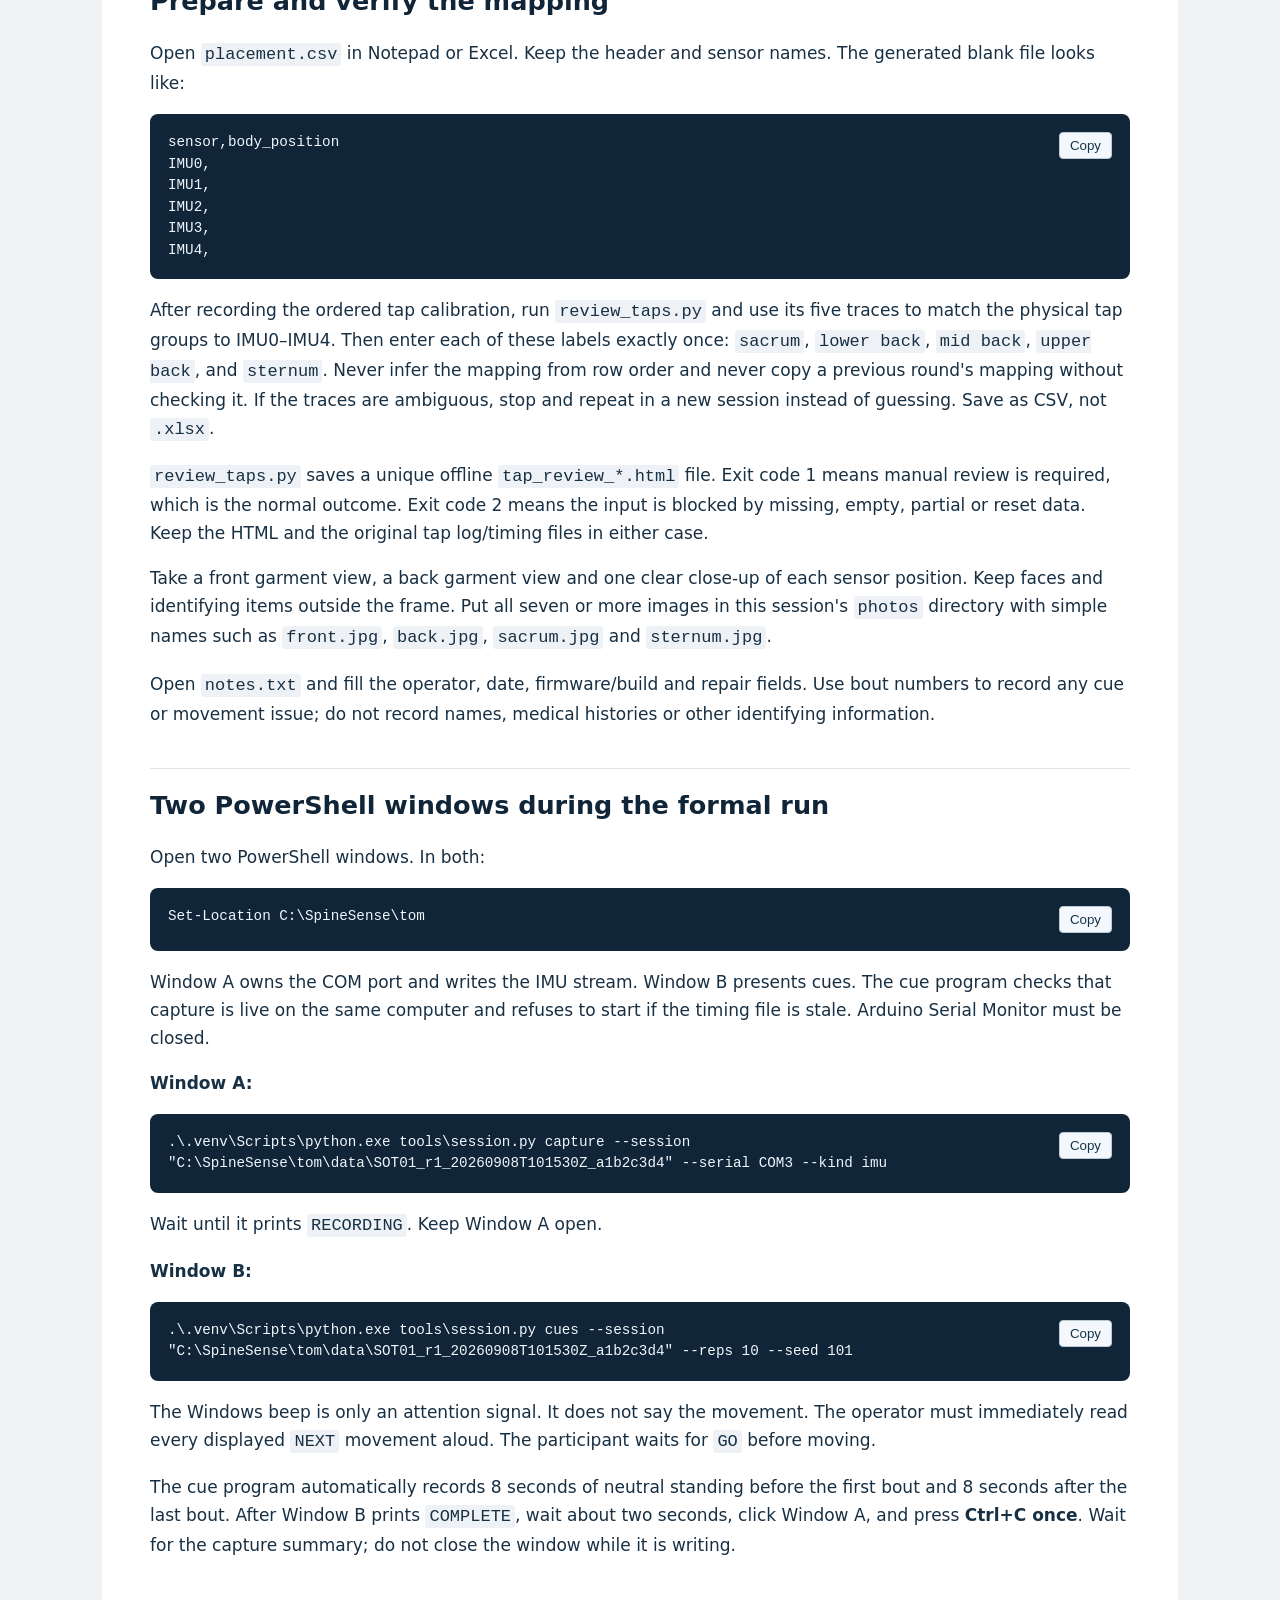
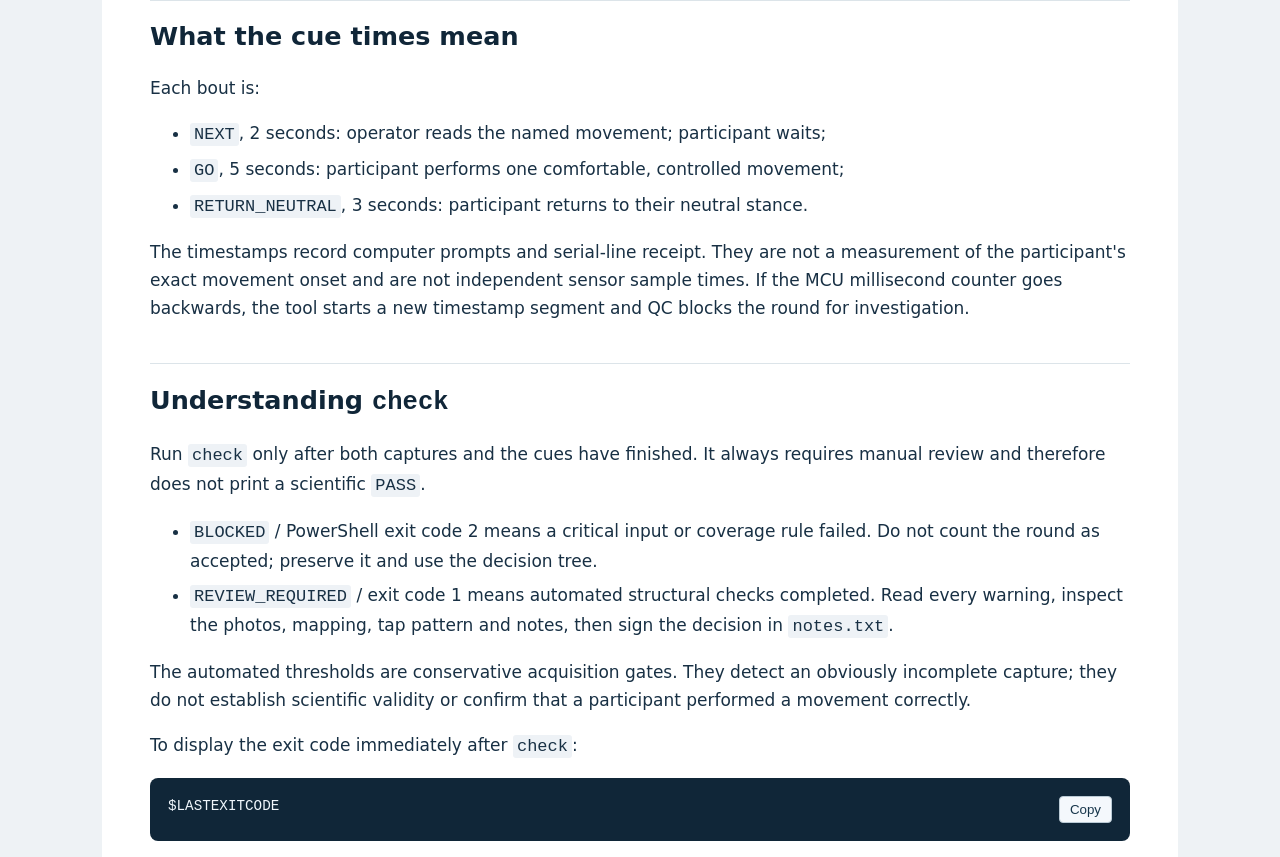
<file: docs/tom-handoff/docs/operator-guide.html>
<!doctype html><html lang="en"><head><meta charset="utf-8"><meta name="viewport" content="width=device-width,initial-scale=1"><title>Operator command guide</title><style>
:root { color-scheme:light; font:17px/1.65 system-ui,Segoe UI,sans-serif; color:#183044; background:#eef2f5; }
body{margin:0}main{max-width:980px;margin:24px auto;padding:36px 48px;background:white;border-radius:12px}
h1,h2,h3{line-height:1.25;color:#102638;scroll-margin-top:20px}h1{font-size:2rem}h2{margin-top:2.4rem;border-top:1px solid #dce4e9;padding-top:1.2rem}
a{color:#075bb5;text-underline-offset:3px}table{border-collapse:collapse;display:block;overflow-x:auto;margin:1.3rem 0;font-size:.92rem}td,th{border:1px solid #cbd7df;padding:10px 13px;vertical-align:top}th{background:#eff5fa;text-align:left}
pre{position:relative;background:#102638;color:#f0f6fc;border-radius:8px;padding:18px;overflow:auto;line-height:1.5;font-size:.84rem;white-space:pre-wrap;overflow-wrap:anywhere}code{font-family:Consolas,monospace}p code,li code,td code{background:#eef2f6;border-radius:3px;padding:2px 4px;overflow-wrap:anywhere}
blockquote{border-left:4px solid #e6a234;margin:18px 0;padding:6px 20px;background:#fff8e8}img{max-width:100%;height:auto}.meta{font-size:.82rem;color:#526577;border-bottom:1px solid #dce4e9;padding-bottom:16px}button{cursor:pointer;padding:5px 10px;border:1px solid #bacad5;border-radius:4px;background:#f4f8fc;color:#16354a}pre button{float:right;margin-left:12px}li{margin:.35rem 0}
@media(max-width:700px){main{margin:0;padding:22px 18px;border-radius:0}h1{font-size:1.65rem}}
@media print{ :root{font-size:10pt;background:white} main{padding:0;margin:0;max-width:none} button{display:none} pre{background:#f1f4f7;color:#102638;break-inside:avoid} tr,img{break-inside:avoid}h1,h2,h3{break-after:avoid}a{color:inherit} }
</style></head><body><main><div class="meta">SpineSense · Acquisition tutorial · Offline guide &nbsp; <button onclick="window.print()">Print / Save PDF</button> &nbsp; <a href="operator-guide.md">Markdown source</a></div><h1 id="operator-command-guide">Operator command guide</h1>
<p>All commands below are run from <code>C:\SpineSense\tom</code> in Windows PowerShell. If
you extracted the package elsewhere, replace that path. Do not double-click the
Python file and do not activate the virtual environment.</p>
<h2 id="the-six-operations">The six operations</h2>
<pre><code class="language-powershell">Set-Location C:\SpineSense\tom

# 1. Find serial ports
.\.venv\Scripts\python.exe tools\session.py ports

# 2. Create one new, non-overwriting directory for one donning/round
.\.venv\Scripts\python.exe tools\session.py create --subject SOT01 --round 1 --root data

# 3. Capture either the tap calibration or the formal IMU stream
.\.venv\Scripts\python.exe tools\session.py capture --session &quot;PASTE_SESSION_PATH&quot; --serial COM3 --kind tap
.\.venv\Scripts\python.exe tools\session.py capture --session &quot;PASTE_SESSION_PATH&quot; --serial COM3 --kind imu

# 4. Make the offline page for manual tap-to-IMU mapping
.\.venv\Scripts\python.exe tools\review_taps.py --session &quot;PASTE_SESSION_PATH&quot;

# 5. Present the timed movement cues
.\.venv\Scripts\python.exe tools\session.py cues --session &quot;PASTE_SESSION_PATH&quot; --reps 10 --seed 101

# 6. Create the QC report
.\.venv\Scripts\python.exe tools\session.py check --session &quot;PASTE_SESSION_PATH&quot;
</code></pre>
<p>Replace <code>COM3</code> with the port printed by <code>ports</code>. <code>create</code> prints an absolute,
unique folder such as:</p>
<pre><code class="language-text">C:\SpineSense\tom\data\SOT01_r1_20260908T101530Z_a1b2c3d4
</code></pre>
<p>Copy that whole line. Paste it between quotes wherever <code>PASTE_SESSION_PATH</code>
appears. Never type a folder name from memory.</p>
<h2 id="what-create-makes">What <code>create</code> makes</h2>
<p>One directory represents exactly one donning and one round. It contains:</p>
<pre><code class="language-text">session.json
placement.csv
notes.txt
photos\
</code></pre>
<p>Later commands add <code>tap.log</code>, <code>tap_timing.csv</code>, <code>tap_capture.json</code>, <code>imu.log</code>,
<code>imu_timing.csv</code>, <code>imu_capture.json</code>, <code>cues.csv</code>, <code>cue_run.json</code> and a uniquely
named <code>qc_*.json</code> report. Host receive timestamps are stored for every complete
serial line. The raw log is also preserved byte-for-byte.</p>
<p>The tools refuse to overwrite a capture or cue run. If a round must be repeated,
run <code>create</code> again with the same participant code and round number. The UTC time
and random suffix make the new folder unique. Preserve the failed folder and
explain the retry in both folders' notes.</p>
<h2 id="prepare-and-verify-the-mapping">Prepare and verify the mapping</h2>
<p>Open <code>placement.csv</code> in Notepad or Excel. Keep the header and sensor names. The
generated blank file looks like:</p>
<pre><code class="language-csv">sensor,body_position
IMU0,
IMU1,
IMU2,
IMU3,
IMU4,
</code></pre>
<p>After recording the ordered tap calibration, run <code>review_taps.py</code> and use its
five traces to match the physical tap groups to IMU0–IMU4. Then enter each of
these labels exactly once: <code>sacrum</code>, <code>lower back</code>, <code>mid back</code>, <code>upper back</code>, and
<code>sternum</code>. Never infer the mapping from row order and never copy a previous
round's mapping without checking it. If the traces are ambiguous, stop and
repeat in a new session instead of guessing. Save as CSV, not <code>.xlsx</code>.</p>
<p><code>review_taps.py</code> saves a unique offline <code>tap_review_*.html</code> file. Exit code 1
means manual review is required, which is the normal outcome. Exit code 2 means
the input is blocked by missing, empty, partial or reset data. Keep the HTML and
the original tap log/timing files in either case.</p>
<p>Take a front garment view, a back garment view and one clear close-up of each
sensor position. Keep faces and identifying items outside the frame. Put all
seven or more images in this session's <code>photos</code> directory with simple names such
as <code>front.jpg</code>, <code>back.jpg</code>, <code>sacrum.jpg</code> and <code>sternum.jpg</code>.</p>
<p>Open <code>notes.txt</code> and fill the operator, date, firmware/build and repair fields.
Use bout numbers to record any cue or movement issue; do not record names,
medical histories or other identifying information.</p>
<h2 id="two-powershell-windows-during-the-formal-run">Two PowerShell windows during the formal run</h2>
<p>Open two PowerShell windows. In both:</p>
<pre><code class="language-powershell">Set-Location C:\SpineSense\tom
</code></pre>
<p>Window A owns the COM port and writes the IMU stream. Window B presents cues.
The cue program checks that capture is live on the same computer and refuses to
start if the timing file is stale. Arduino Serial Monitor must be closed.</p>
<p><strong>Window A:</strong></p>
<pre><code class="language-powershell">.\.venv\Scripts\python.exe tools\session.py capture --session &quot;C:\SpineSense\tom\data\SOT01_r1_20260908T101530Z_a1b2c3d4&quot; --serial COM3 --kind imu
</code></pre>
<p>Wait until it prints <code>RECORDING</code>. Keep Window A open.</p>
<p><strong>Window B:</strong></p>
<pre><code class="language-powershell">.\.venv\Scripts\python.exe tools\session.py cues --session &quot;C:\SpineSense\tom\data\SOT01_r1_20260908T101530Z_a1b2c3d4&quot; --reps 10 --seed 101
</code></pre>
<p>The Windows beep is only an attention signal. It does not say the movement.
The operator must immediately read every displayed <code>NEXT</code> movement aloud. The
participant waits for <code>GO</code> before moving.</p>
<p>The cue program automatically records 8 seconds of neutral standing before the
first bout and 8 seconds after the last bout. After Window B prints <code>COMPLETE</code>,
wait about two seconds, click Window A, and press <strong>Ctrl+C once</strong>. Wait for the
capture summary; do not close the window while it is writing.</p>
<h2 id="what-the-cue-times-mean">What the cue times mean</h2>
<p>Each bout is:</p>
<ul>
<li><code>NEXT</code>, 2 seconds: operator reads the named movement; participant waits;</li>
<li><code>GO</code>, 5 seconds: participant performs one comfortable, controlled movement;</li>
<li><code>RETURN_NEUTRAL</code>, 3 seconds: participant returns to their neutral stance.</li>
</ul>
<p>The timestamps record computer prompts and serial-line receipt. They are not a
measurement of the participant's exact movement onset and are not independent
sensor sample times. If the MCU millisecond counter goes backwards, the tool
starts a new timestamp segment and QC blocks the round for investigation.</p>
<h2 id="understanding-check">Understanding <code>check</code></h2>
<p>Run <code>check</code> only after both captures and the cues have finished. It always
requires manual review and therefore does not print a scientific <code>PASS</code>.</p>
<ul>
<li><code>BLOCKED</code> / PowerShell exit code 2 means a critical input or coverage rule
failed. Do not count the round as accepted; preserve it and use the decision
tree.</li>
<li><code>REVIEW_REQUIRED</code> / exit code 1 means automated structural checks completed.
Read every warning, inspect the photos, mapping, tap pattern and notes, then
sign the decision in <code>notes.txt</code>.</li>
</ul>
<p>The automated thresholds are conservative acquisition gates. They detect an
obviously incomplete capture; they do not establish scientific validity or
confirm that a participant performed a movement correctly.</p>
<p>To display the exit code immediately after <code>check</code>:</p>
<pre><code class="language-powershell">$LASTEXITCODE
</code></pre>
</main><script>
document.querySelectorAll('pre').forEach(pre=>{const b=document.createElement('button');b.textContent='Copy';b.onclick=async()=>{const t=pre.querySelector('code').textContent;try{await navigator.clipboard.writeText(t);b.textContent='Copied';}catch(e){const r=document.createRange();r.selectNodeContents(pre.querySelector('code'));const s=window.getSelection();s.removeAllRanges();s.addRange(r);b.textContent='Selected — press Ctrl+C';}};pre.prepend(b);});
</script></body></html>
</file>
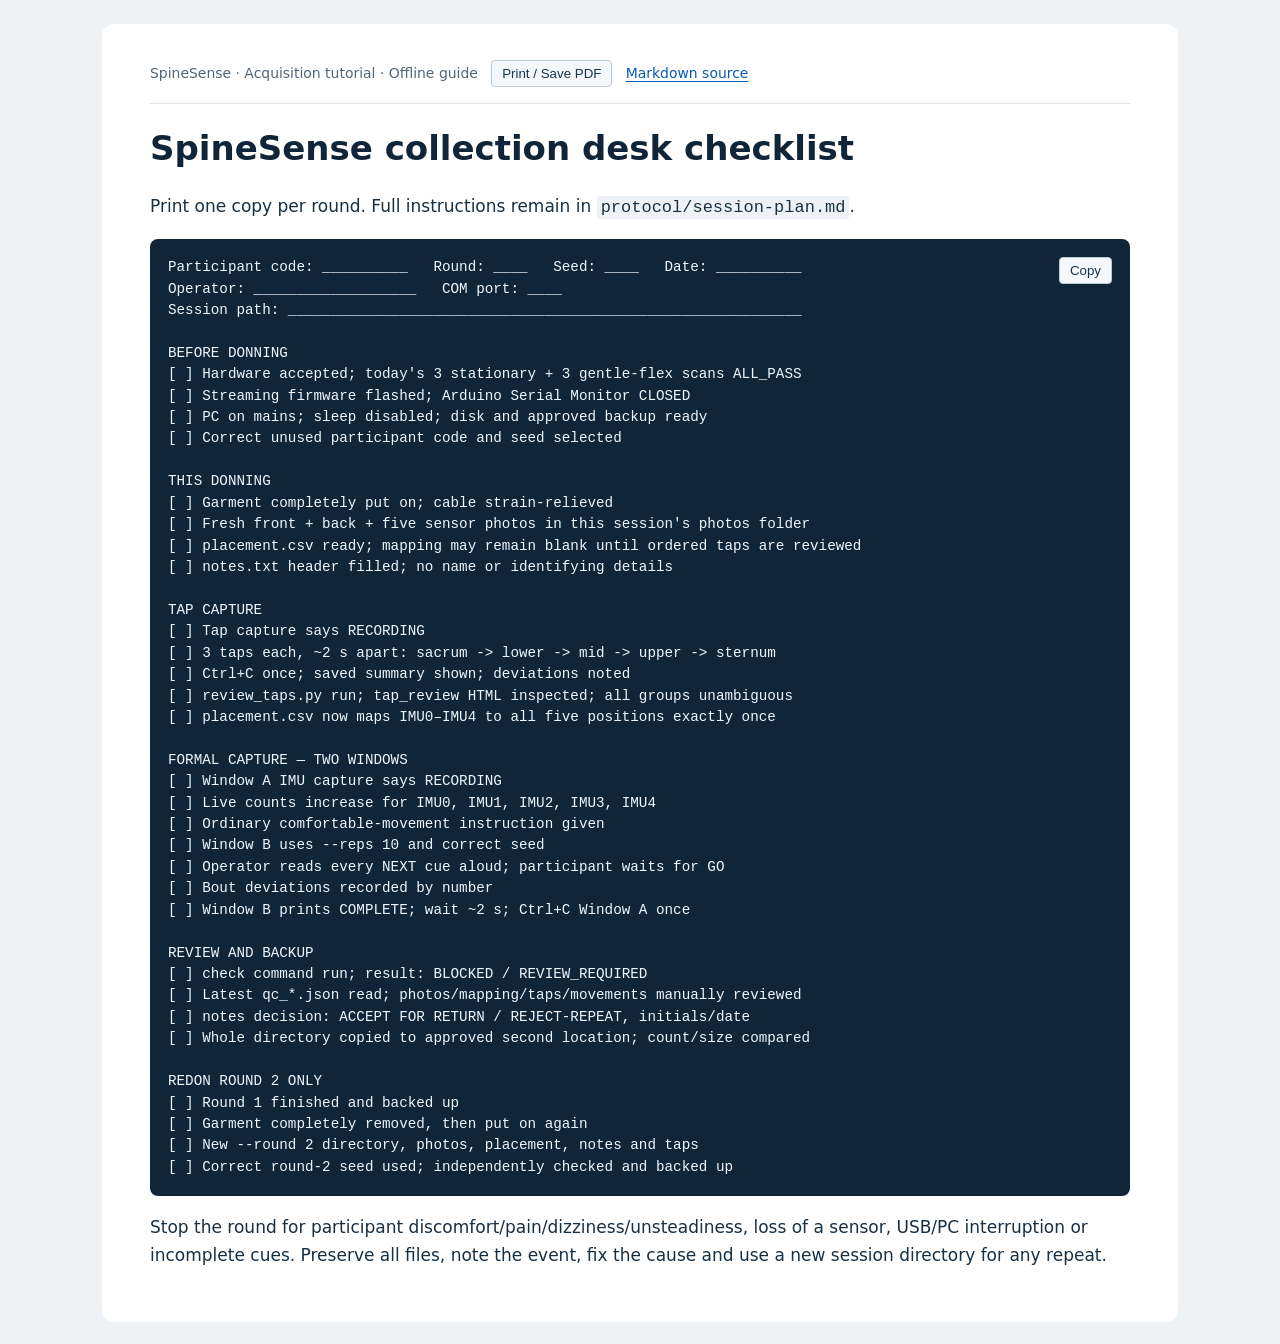
<file: docs/tom-handoff/docs/print-checklist.html>
<!doctype html><html lang="en"><head><meta charset="utf-8"><meta name="viewport" content="width=device-width,initial-scale=1"><title>SpineSense collection desk checklist</title><style>
:root { color-scheme:light; font:17px/1.65 system-ui,Segoe UI,sans-serif; color:#183044; background:#eef2f5; }
body{margin:0}main{max-width:980px;margin:24px auto;padding:36px 48px;background:white;border-radius:12px}
h1,h2,h3{line-height:1.25;color:#102638;scroll-margin-top:20px}h1{font-size:2rem}h2{margin-top:2.4rem;border-top:1px solid #dce4e9;padding-top:1.2rem}
a{color:#075bb5;text-underline-offset:3px}table{border-collapse:collapse;display:block;overflow-x:auto;margin:1.3rem 0;font-size:.92rem}td,th{border:1px solid #cbd7df;padding:10px 13px;vertical-align:top}th{background:#eff5fa;text-align:left}
pre{position:relative;background:#102638;color:#f0f6fc;border-radius:8px;padding:18px;overflow:auto;line-height:1.5;font-size:.84rem;white-space:pre-wrap;overflow-wrap:anywhere}code{font-family:Consolas,monospace}p code,li code,td code{background:#eef2f6;border-radius:3px;padding:2px 4px;overflow-wrap:anywhere}
blockquote{border-left:4px solid #e6a234;margin:18px 0;padding:6px 20px;background:#fff8e8}img{max-width:100%;height:auto}.meta{font-size:.82rem;color:#526577;border-bottom:1px solid #dce4e9;padding-bottom:16px}button{cursor:pointer;padding:5px 10px;border:1px solid #bacad5;border-radius:4px;background:#f4f8fc;color:#16354a}pre button{float:right;margin-left:12px}li{margin:.35rem 0}
@media(max-width:700px){main{margin:0;padding:22px 18px;border-radius:0}h1{font-size:1.65rem}}
@media print{ :root{font-size:10pt;background:white} main{padding:0;margin:0;max-width:none} button{display:none} pre{background:#f1f4f7;color:#102638;break-inside:avoid} tr,img{break-inside:avoid}h1,h2,h3{break-after:avoid}a{color:inherit} }
</style></head><body><main><div class="meta">SpineSense · Acquisition tutorial · Offline guide &nbsp; <button onclick="window.print()">Print / Save PDF</button> &nbsp; <a href="print-checklist.md">Markdown source</a></div><h1 id="spinesense-collection-desk-checklist">SpineSense collection desk checklist</h1>
<p>Print one copy per round. Full instructions remain in <code>protocol/session-plan.md</code>.</p>
<pre><code class="language-text">Participant code: __________   Round: ____   Seed: ____   Date: __________
Operator: ___________________   COM port: ____
Session path: ____________________________________________________________

BEFORE DONNING
[ ] Hardware accepted; today's 3 stationary + 3 gentle-flex scans ALL_PASS
[ ] Streaming firmware flashed; Arduino Serial Monitor CLOSED
[ ] PC on mains; sleep disabled; disk and approved backup ready
[ ] Correct unused participant code and seed selected

THIS DONNING
[ ] Garment completely put on; cable strain-relieved
[ ] Fresh front + back + five sensor photos in this session's photos folder
[ ] placement.csv ready; mapping may remain blank until ordered taps are reviewed
[ ] notes.txt header filled; no name or identifying details

TAP CAPTURE
[ ] Tap capture says RECORDING
[ ] 3 taps each, ~2 s apart: sacrum -&gt; lower -&gt; mid -&gt; upper -&gt; sternum
[ ] Ctrl+C once; saved summary shown; deviations noted
[ ] review_taps.py run; tap_review HTML inspected; all groups unambiguous
[ ] placement.csv now maps IMU0–IMU4 to all five positions exactly once

FORMAL CAPTURE — TWO WINDOWS
[ ] Window A IMU capture says RECORDING
[ ] Live counts increase for IMU0, IMU1, IMU2, IMU3, IMU4
[ ] Ordinary comfortable-movement instruction given
[ ] Window B uses --reps 10 and correct seed
[ ] Operator reads every NEXT cue aloud; participant waits for GO
[ ] Bout deviations recorded by number
[ ] Window B prints COMPLETE; wait ~2 s; Ctrl+C Window A once

REVIEW AND BACKUP
[ ] check command run; result: BLOCKED / REVIEW_REQUIRED
[ ] Latest qc_*.json read; photos/mapping/taps/movements manually reviewed
[ ] notes decision: ACCEPT FOR RETURN / REJECT-REPEAT, initials/date
[ ] Whole directory copied to approved second location; count/size compared

REDON ROUND 2 ONLY
[ ] Round 1 finished and backed up
[ ] Garment completely removed, then put on again
[ ] New --round 2 directory, photos, placement, notes and taps
[ ] Correct round-2 seed used; independently checked and backed up
</code></pre>
<p>Stop the round for participant discomfort/pain/dizziness/unsteadiness, loss of a
sensor, USB/PC interruption or incomplete cues. Preserve all files, note the
event, fix the cause and use a new session directory for any repeat.</p>
</main><script>
document.querySelectorAll('pre').forEach(pre=>{const b=document.createElement('button');b.textContent='Copy';b.onclick=async()=>{const t=pre.querySelector('code').textContent;try{await navigator.clipboard.writeText(t);b.textContent='Copied';}catch(e){const r=document.createRange();r.selectNodeContents(pre.querySelector('code'));const s=window.getSelection();s.removeAllRanges();s.addRange(r);b.textContent='Selected — press Ctrl+C';}};pre.prepend(b);});
</script></body></html>
</file>
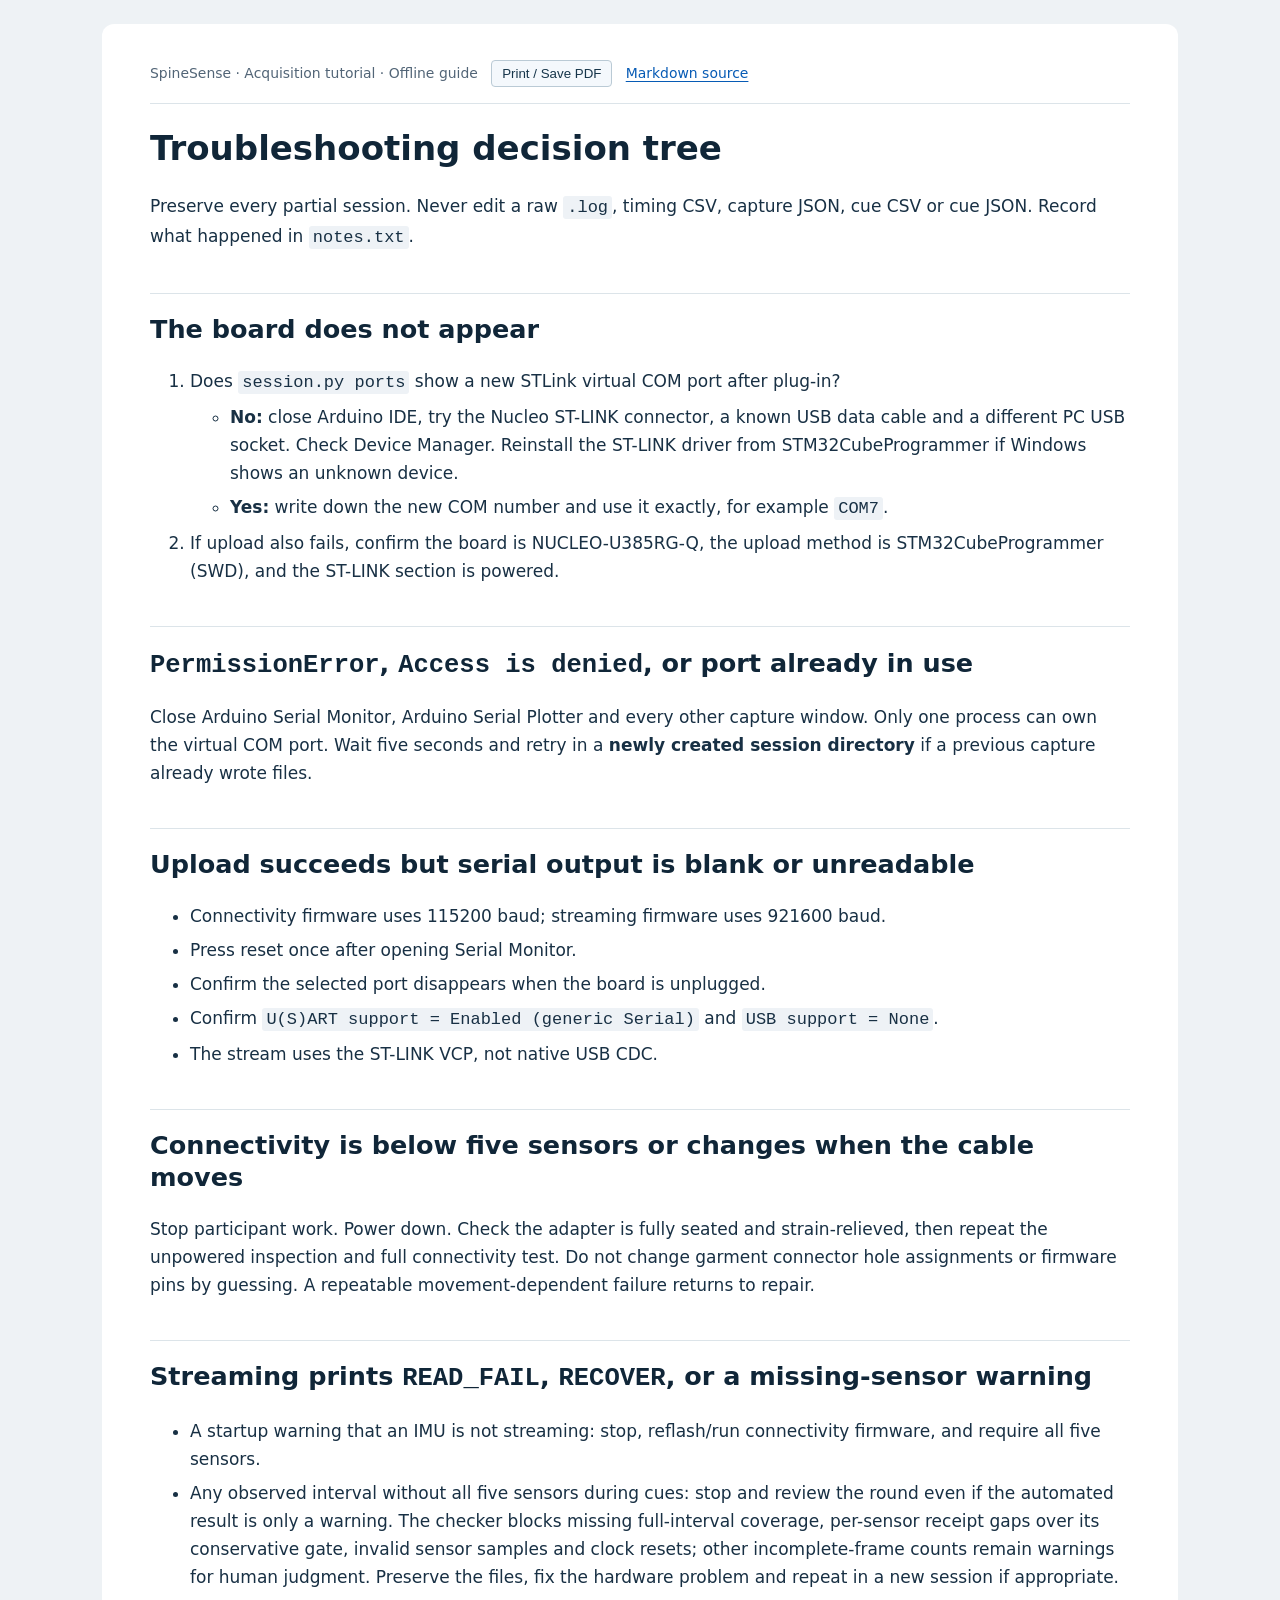
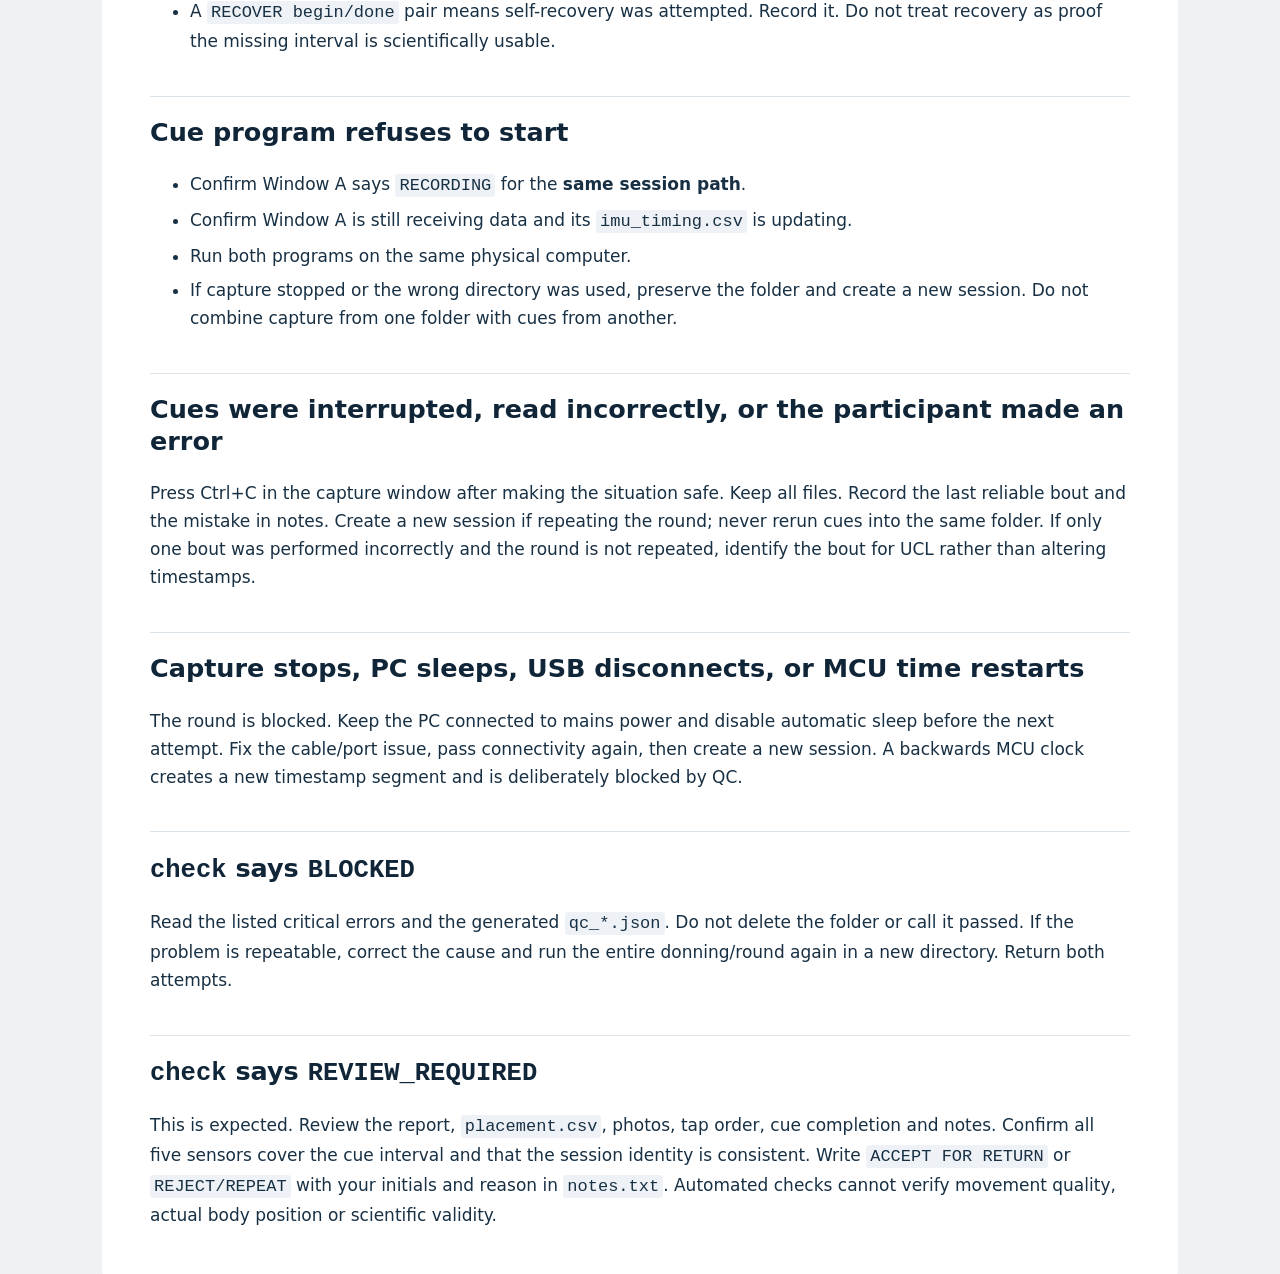
<file: docs/tom-handoff/docs/troubleshooting.html>
<!doctype html><html lang="en"><head><meta charset="utf-8"><meta name="viewport" content="width=device-width,initial-scale=1"><title>Troubleshooting decision tree</title><style>
:root { color-scheme:light; font:17px/1.65 system-ui,Segoe UI,sans-serif; color:#183044; background:#eef2f5; }
body{margin:0}main{max-width:980px;margin:24px auto;padding:36px 48px;background:white;border-radius:12px}
h1,h2,h3{line-height:1.25;color:#102638;scroll-margin-top:20px}h1{font-size:2rem}h2{margin-top:2.4rem;border-top:1px solid #dce4e9;padding-top:1.2rem}
a{color:#075bb5;text-underline-offset:3px}table{border-collapse:collapse;display:block;overflow-x:auto;margin:1.3rem 0;font-size:.92rem}td,th{border:1px solid #cbd7df;padding:10px 13px;vertical-align:top}th{background:#eff5fa;text-align:left}
pre{position:relative;background:#102638;color:#f0f6fc;border-radius:8px;padding:18px;overflow:auto;line-height:1.5;font-size:.84rem;white-space:pre-wrap;overflow-wrap:anywhere}code{font-family:Consolas,monospace}p code,li code,td code{background:#eef2f6;border-radius:3px;padding:2px 4px;overflow-wrap:anywhere}
blockquote{border-left:4px solid #e6a234;margin:18px 0;padding:6px 20px;background:#fff8e8}img{max-width:100%;height:auto}.meta{font-size:.82rem;color:#526577;border-bottom:1px solid #dce4e9;padding-bottom:16px}button{cursor:pointer;padding:5px 10px;border:1px solid #bacad5;border-radius:4px;background:#f4f8fc;color:#16354a}pre button{float:right;margin-left:12px}li{margin:.35rem 0}
@media(max-width:700px){main{margin:0;padding:22px 18px;border-radius:0}h1{font-size:1.65rem}}
@media print{ :root{font-size:10pt;background:white} main{padding:0;margin:0;max-width:none} button{display:none} pre{background:#f1f4f7;color:#102638;break-inside:avoid} tr,img{break-inside:avoid}h1,h2,h3{break-after:avoid}a{color:inherit} }
</style></head><body><main><div class="meta">SpineSense · Acquisition tutorial · Offline guide &nbsp; <button onclick="window.print()">Print / Save PDF</button> &nbsp; <a href="troubleshooting.md">Markdown source</a></div><h1 id="troubleshooting-decision-tree">Troubleshooting decision tree</h1>
<p>Preserve every partial session. Never edit a raw <code>.log</code>, timing CSV, capture JSON,
cue CSV or cue JSON. Record what happened in <code>notes.txt</code>.</p>
<h2 id="the-board-does-not-appear">The board does not appear</h2>
<ol>
<li>Does <code>session.py ports</code> show a new STLink virtual COM port after plug-in?
<ul>
<li><strong>No:</strong> close Arduino IDE, try the Nucleo ST-LINK connector, a known USB
data cable and a different PC USB socket. Check Device Manager. Reinstall
the ST-LINK driver from STM32CubeProgrammer if Windows shows an unknown
device.</li>
<li><strong>Yes:</strong> write down the new COM number and use it exactly, for example
<code>COM7</code>.</li>
</ul>
</li>
<li>If upload also fails, confirm the board is NUCLEO-U385RG-Q, the upload method
is STM32CubeProgrammer (SWD), and the ST-LINK section is powered.</li>
</ol>
<h2 id="permissionerror-access-is-denied-or-port-already-in-use"><code>PermissionError</code>, <code>Access is denied</code>, or port already in use</h2>
<p>Close Arduino Serial Monitor, Arduino Serial Plotter and every other capture
window. Only one process can own the virtual COM port. Wait five seconds and
retry in a <strong>newly created session directory</strong> if a previous capture already
wrote files.</p>
<h2 id="upload-succeeds-but-serial-output-is-blank-or-unreadable">Upload succeeds but serial output is blank or unreadable</h2>
<ul>
<li>Connectivity firmware uses 115200 baud; streaming firmware uses 921600 baud.</li>
<li>Press reset once after opening Serial Monitor.</li>
<li>Confirm the selected port disappears when the board is unplugged.</li>
<li>Confirm <code>U(S)ART support = Enabled (generic Serial)</code> and <code>USB support = None</code>.</li>
<li>The stream uses the ST-LINK VCP, not native USB CDC.</li>
</ul>
<h2 id="connectivity-is-below-five-sensors-or-changes-when-the-cable-moves">Connectivity is below five sensors or changes when the cable moves</h2>
<p>Stop participant work. Power down. Check the adapter is fully seated and
strain-relieved, then repeat the unpowered inspection and full connectivity
test. Do not change garment connector hole assignments or firmware pins by
guessing. A repeatable movement-dependent failure returns to repair.</p>
<h2 id="streaming-prints-read_fail-recover-or-a-missing-sensor-warning">Streaming prints <code>READ_FAIL</code>, <code>RECOVER</code>, or a missing-sensor warning</h2>
<ul>
<li>A startup warning that an IMU is not streaming: stop, reflash/run connectivity
firmware, and require all five sensors.</li>
<li>Any observed interval without all five sensors during cues: stop and review
the round even if the automated result is only a warning. The checker blocks
missing full-interval coverage, per-sensor receipt gaps over its conservative
gate, invalid sensor samples and clock resets; other incomplete-frame counts
remain warnings for human judgment. Preserve the files, fix the hardware
problem and repeat in a new session if appropriate.</li>
<li>A <code>RECOVER begin/done</code> pair means self-recovery was attempted. Record it. Do
not treat recovery as proof the missing interval is scientifically usable.</li>
</ul>
<h2 id="cue-program-refuses-to-start">Cue program refuses to start</h2>
<ul>
<li>Confirm Window A says <code>RECORDING</code> for the <strong>same session path</strong>.</li>
<li>Confirm Window A is still receiving data and its <code>imu_timing.csv</code> is updating.</li>
<li>Run both programs on the same physical computer.</li>
<li>If capture stopped or the wrong directory was used, preserve the folder and
create a new session. Do not combine capture from one folder with cues from
another.</li>
</ul>
<h2 id="cues-were-interrupted-read-incorrectly-or-the-participant-made-an-error">Cues were interrupted, read incorrectly, or the participant made an error</h2>
<p>Press Ctrl+C in the capture window after making the situation safe. Keep all
files. Record the last reliable bout and the mistake in notes. Create a new
session if repeating the round; never rerun cues into the same folder. If only
one bout was performed incorrectly and the round is not repeated, identify the
bout for UCL rather than altering timestamps.</p>
<h2 id="capture-stops-pc-sleeps-usb-disconnects-or-mcu-time-restarts">Capture stops, PC sleeps, USB disconnects, or MCU time restarts</h2>
<p>The round is blocked. Keep the PC connected to mains power and disable automatic
sleep before the next attempt. Fix the cable/port issue, pass connectivity again,
then create a new session. A backwards MCU clock creates a new timestamp segment
and is deliberately blocked by QC.</p>
<h2 id="check-says-blocked"><code>check</code> says <code>BLOCKED</code></h2>
<p>Read the listed critical errors and the generated <code>qc_*.json</code>. Do not delete the
folder or call it passed. If the problem is repeatable, correct the cause and run
the entire donning/round again in a new directory. Return both attempts.</p>
<h2 id="check-says-review_required"><code>check</code> says <code>REVIEW_REQUIRED</code></h2>
<p>This is expected. Review the report, <code>placement.csv</code>, photos, tap order, cue
completion and notes. Confirm all five sensors cover the cue interval and that
the session identity is consistent. Write <code>ACCEPT FOR RETURN</code> or <code>REJECT/REPEAT</code>
with your initials and reason in <code>notes.txt</code>. Automated checks cannot verify
movement quality, actual body position or scientific validity.</p>
</main><script>
document.querySelectorAll('pre').forEach(pre=>{const b=document.createElement('button');b.textContent='Copy';b.onclick=async()=>{const t=pre.querySelector('code').textContent;try{await navigator.clipboard.writeText(t);b.textContent='Copied';}catch(e){const r=document.createRange();r.selectNodeContents(pre.querySelector('code'));const s=window.getSelection();s.removeAllRanges();s.addRange(r);b.textContent='Selected — press Ctrl+C';}};pre.prepend(b);});
</script></body></html>
</file>
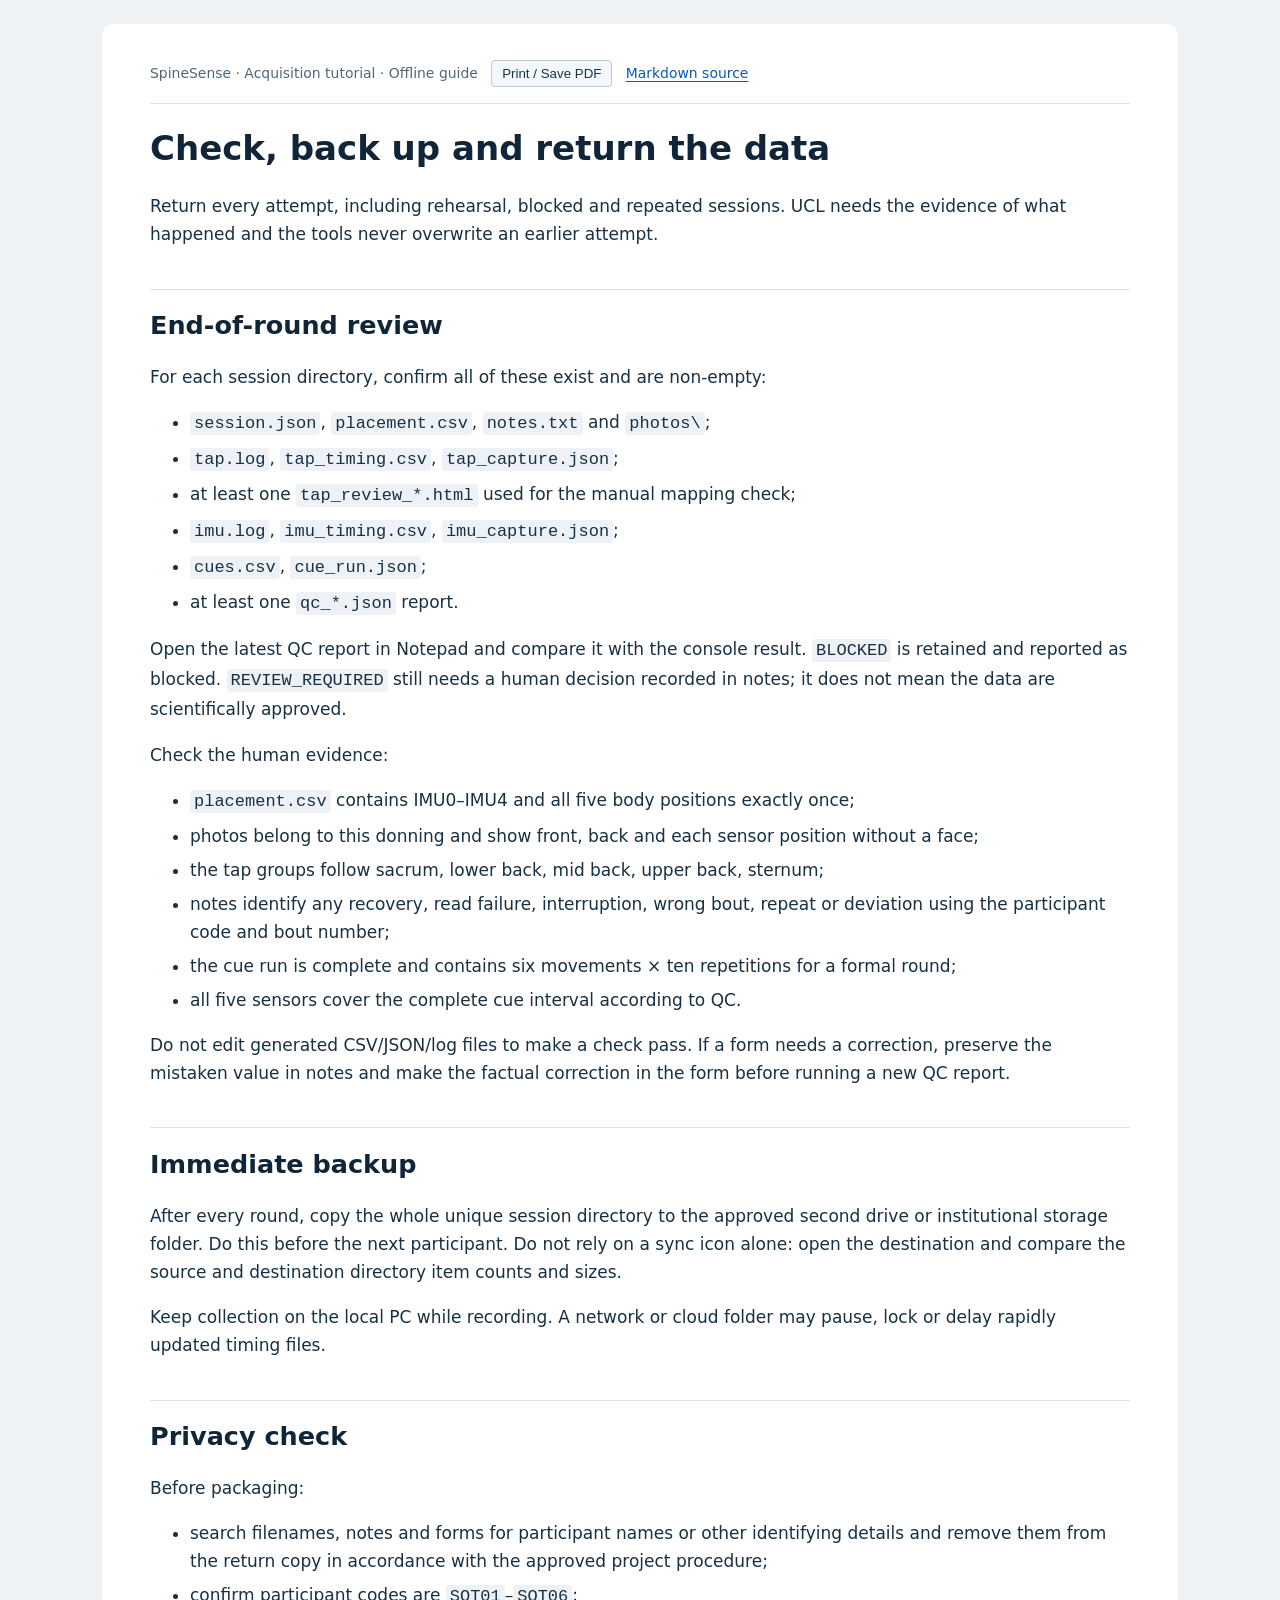
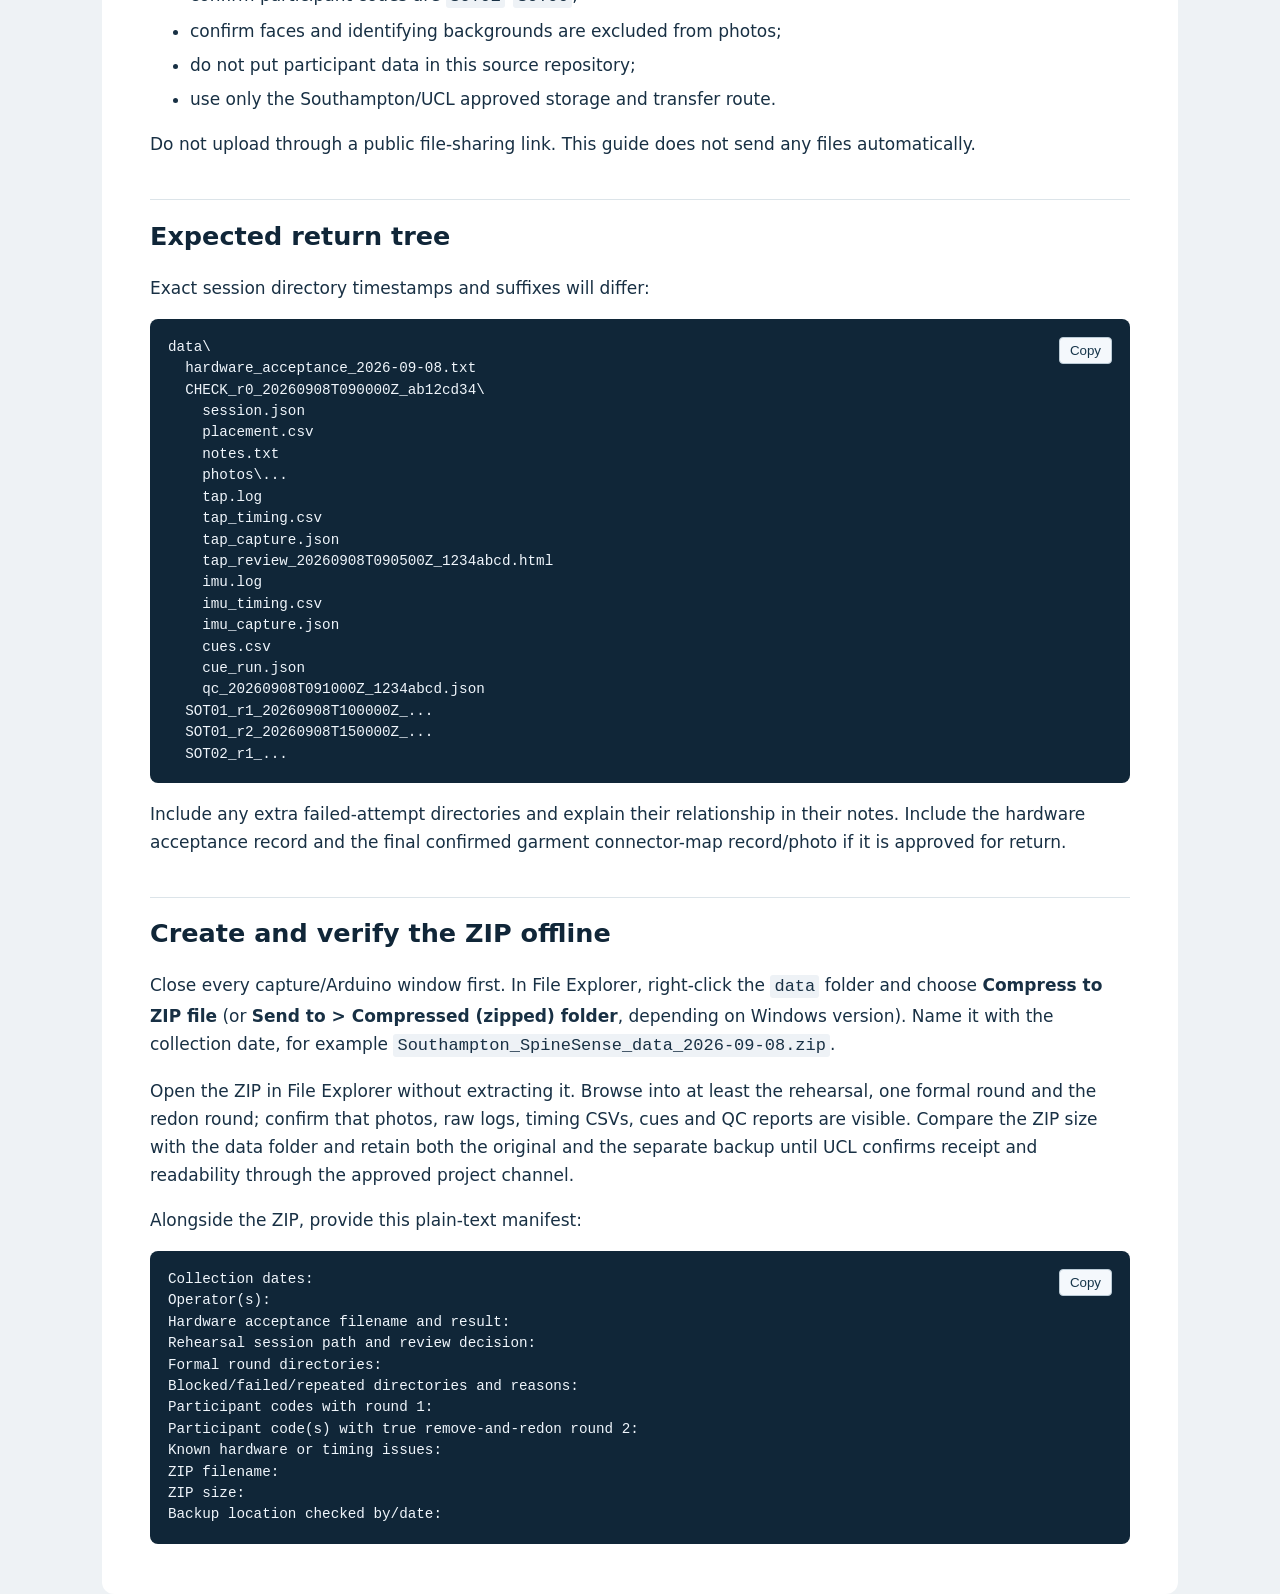
<file: docs/tom-handoff/protocol/data-return.html>
<!doctype html><html lang="en"><head><meta charset="utf-8"><meta name="viewport" content="width=device-width,initial-scale=1"><title>Check, back up and return the data</title><style>
:root { color-scheme:light; font:17px/1.65 system-ui,Segoe UI,sans-serif; color:#183044; background:#eef2f5; }
body{margin:0}main{max-width:980px;margin:24px auto;padding:36px 48px;background:white;border-radius:12px}
h1,h2,h3{line-height:1.25;color:#102638;scroll-margin-top:20px}h1{font-size:2rem}h2{margin-top:2.4rem;border-top:1px solid #dce4e9;padding-top:1.2rem}
a{color:#075bb5;text-underline-offset:3px}table{border-collapse:collapse;display:block;overflow-x:auto;margin:1.3rem 0;font-size:.92rem}td,th{border:1px solid #cbd7df;padding:10px 13px;vertical-align:top}th{background:#eff5fa;text-align:left}
pre{position:relative;background:#102638;color:#f0f6fc;border-radius:8px;padding:18px;overflow:auto;line-height:1.5;font-size:.84rem;white-space:pre-wrap;overflow-wrap:anywhere}code{font-family:Consolas,monospace}p code,li code,td code{background:#eef2f6;border-radius:3px;padding:2px 4px;overflow-wrap:anywhere}
blockquote{border-left:4px solid #e6a234;margin:18px 0;padding:6px 20px;background:#fff8e8}img{max-width:100%;height:auto}.meta{font-size:.82rem;color:#526577;border-bottom:1px solid #dce4e9;padding-bottom:16px}button{cursor:pointer;padding:5px 10px;border:1px solid #bacad5;border-radius:4px;background:#f4f8fc;color:#16354a}pre button{float:right;margin-left:12px}li{margin:.35rem 0}
@media(max-width:700px){main{margin:0;padding:22px 18px;border-radius:0}h1{font-size:1.65rem}}
@media print{ :root{font-size:10pt;background:white} main{padding:0;margin:0;max-width:none} button{display:none} pre{background:#f1f4f7;color:#102638;break-inside:avoid} tr,img{break-inside:avoid}h1,h2,h3{break-after:avoid}a{color:inherit} }
</style></head><body><main><div class="meta">SpineSense · Acquisition tutorial · Offline guide &nbsp; <button onclick="window.print()">Print / Save PDF</button> &nbsp; <a href="data-return.md">Markdown source</a></div><h1 id="check-back-up-and-return-the-data">Check, back up and return the data</h1>
<p>Return every attempt, including rehearsal, blocked and repeated sessions. UCL
needs the evidence of what happened and the tools never overwrite an earlier
attempt.</p>
<h2 id="end-of-round-review">End-of-round review</h2>
<p>For each session directory, confirm all of these exist and are non-empty:</p>
<ul>
<li><code>session.json</code>, <code>placement.csv</code>, <code>notes.txt</code> and <code>photos\</code>;</li>
<li><code>tap.log</code>, <code>tap_timing.csv</code>, <code>tap_capture.json</code>;</li>
<li>at least one <code>tap_review_*.html</code> used for the manual mapping check;</li>
<li><code>imu.log</code>, <code>imu_timing.csv</code>, <code>imu_capture.json</code>;</li>
<li><code>cues.csv</code>, <code>cue_run.json</code>;</li>
<li>at least one <code>qc_*.json</code> report.</li>
</ul>
<p>Open the latest QC report in Notepad and compare it with the console result.
<code>BLOCKED</code> is retained and reported as blocked. <code>REVIEW_REQUIRED</code> still needs a
human decision recorded in notes; it does not mean the data are scientifically
approved.</p>
<p>Check the human evidence:</p>
<ul>
<li><code>placement.csv</code> contains IMU0–IMU4 and all five body positions exactly once;</li>
<li>photos belong to this donning and show front, back and each sensor position
without a face;</li>
<li>the tap groups follow sacrum, lower back, mid back, upper back, sternum;</li>
<li>notes identify any recovery, read failure, interruption, wrong bout, repeat or
deviation using the participant code and bout number;</li>
<li>the cue run is complete and contains six movements × ten repetitions for a
formal round;</li>
<li>all five sensors cover the complete cue interval according to QC.</li>
</ul>
<p>Do not edit generated CSV/JSON/log files to make a check pass. If a form needs a
correction, preserve the mistaken value in notes and make the factual correction
in the form before running a new QC report.</p>
<h2 id="immediate-backup">Immediate backup</h2>
<p>After every round, copy the whole unique session directory to the approved
second drive or institutional storage folder. Do this before the next
participant. Do not rely on a sync icon alone: open the destination and compare
the source and destination directory item counts and sizes.</p>
<p>Keep collection on the local PC while recording. A network or cloud folder may
pause, lock or delay rapidly updated timing files.</p>
<h2 id="privacy-check">Privacy check</h2>
<p>Before packaging:</p>
<ul>
<li>search filenames, notes and forms for participant names or other identifying
details and remove them from the return copy in accordance with the approved
project procedure;</li>
<li>confirm participant codes are <code>SOT01</code>–<code>SOT06</code>;</li>
<li>confirm faces and identifying backgrounds are excluded from photos;</li>
<li>do not put participant data in this source repository;</li>
<li>use only the Southampton/UCL approved storage and transfer route.</li>
</ul>
<p>Do not upload through a public file-sharing link. This guide does not send any
files automatically.</p>
<h2 id="expected-return-tree">Expected return tree</h2>
<p>Exact session directory timestamps and suffixes will differ:</p>
<pre><code class="language-text">data\
  hardware_acceptance_2026-09-08.txt
  CHECK_r0_20260908T090000Z_ab12cd34\
    session.json
    placement.csv
    notes.txt
    photos\...
    tap.log
    tap_timing.csv
    tap_capture.json
    tap_review_20260908T090500Z_1234abcd.html
    imu.log
    imu_timing.csv
    imu_capture.json
    cues.csv
    cue_run.json
    qc_20260908T091000Z_1234abcd.json
  SOT01_r1_20260908T100000Z_...
  SOT01_r2_20260908T150000Z_...
  SOT02_r1_...
</code></pre>
<p>Include any extra failed-attempt directories and explain their relationship in
their notes. Include the hardware acceptance record and the final confirmed
garment connector-map record/photo if it is approved for return.</p>
<h2 id="create-and-verify-the-zip-offline">Create and verify the ZIP offline</h2>
<p>Close every capture/Arduino window first. In File Explorer, right-click the
<code>data</code> folder and choose <strong>Compress to ZIP file</strong> (or <strong>Send to &gt; Compressed
(zipped) folder</strong>, depending on Windows version). Name it with the collection
date, for example <code>Southampton_SpineSense_data_2026-09-08.zip</code>.</p>
<p>Open the ZIP in File Explorer without extracting it. Browse into at least the
rehearsal, one formal round and the redon round; confirm that photos, raw logs,
timing CSVs, cues and QC reports are visible. Compare the ZIP size with the data
folder and retain both the original and the separate backup until UCL confirms
receipt and readability through the approved project channel.</p>
<p>Alongside the ZIP, provide this plain-text manifest:</p>
<pre><code class="language-text">Collection dates:
Operator(s):
Hardware acceptance filename and result:
Rehearsal session path and review decision:
Formal round directories:
Blocked/failed/repeated directories and reasons:
Participant codes with round 1:
Participant code(s) with true remove-and-redon round 2:
Known hardware or timing issues:
ZIP filename:
ZIP size:
Backup location checked by/date:
</code></pre>
</main><script>
document.querySelectorAll('pre').forEach(pre=>{const b=document.createElement('button');b.textContent='Copy';b.onclick=async()=>{const t=pre.querySelector('code').textContent;try{await navigator.clipboard.writeText(t);b.textContent='Copied';}catch(e){const r=document.createRange();r.selectNodeContents(pre.querySelector('code'));const s=window.getSelection();s.removeAllRanges();s.addRange(r);b.textContent='Selected — press Ctrl+C';}};pre.prepend(b);});
</script></body></html>
</file>
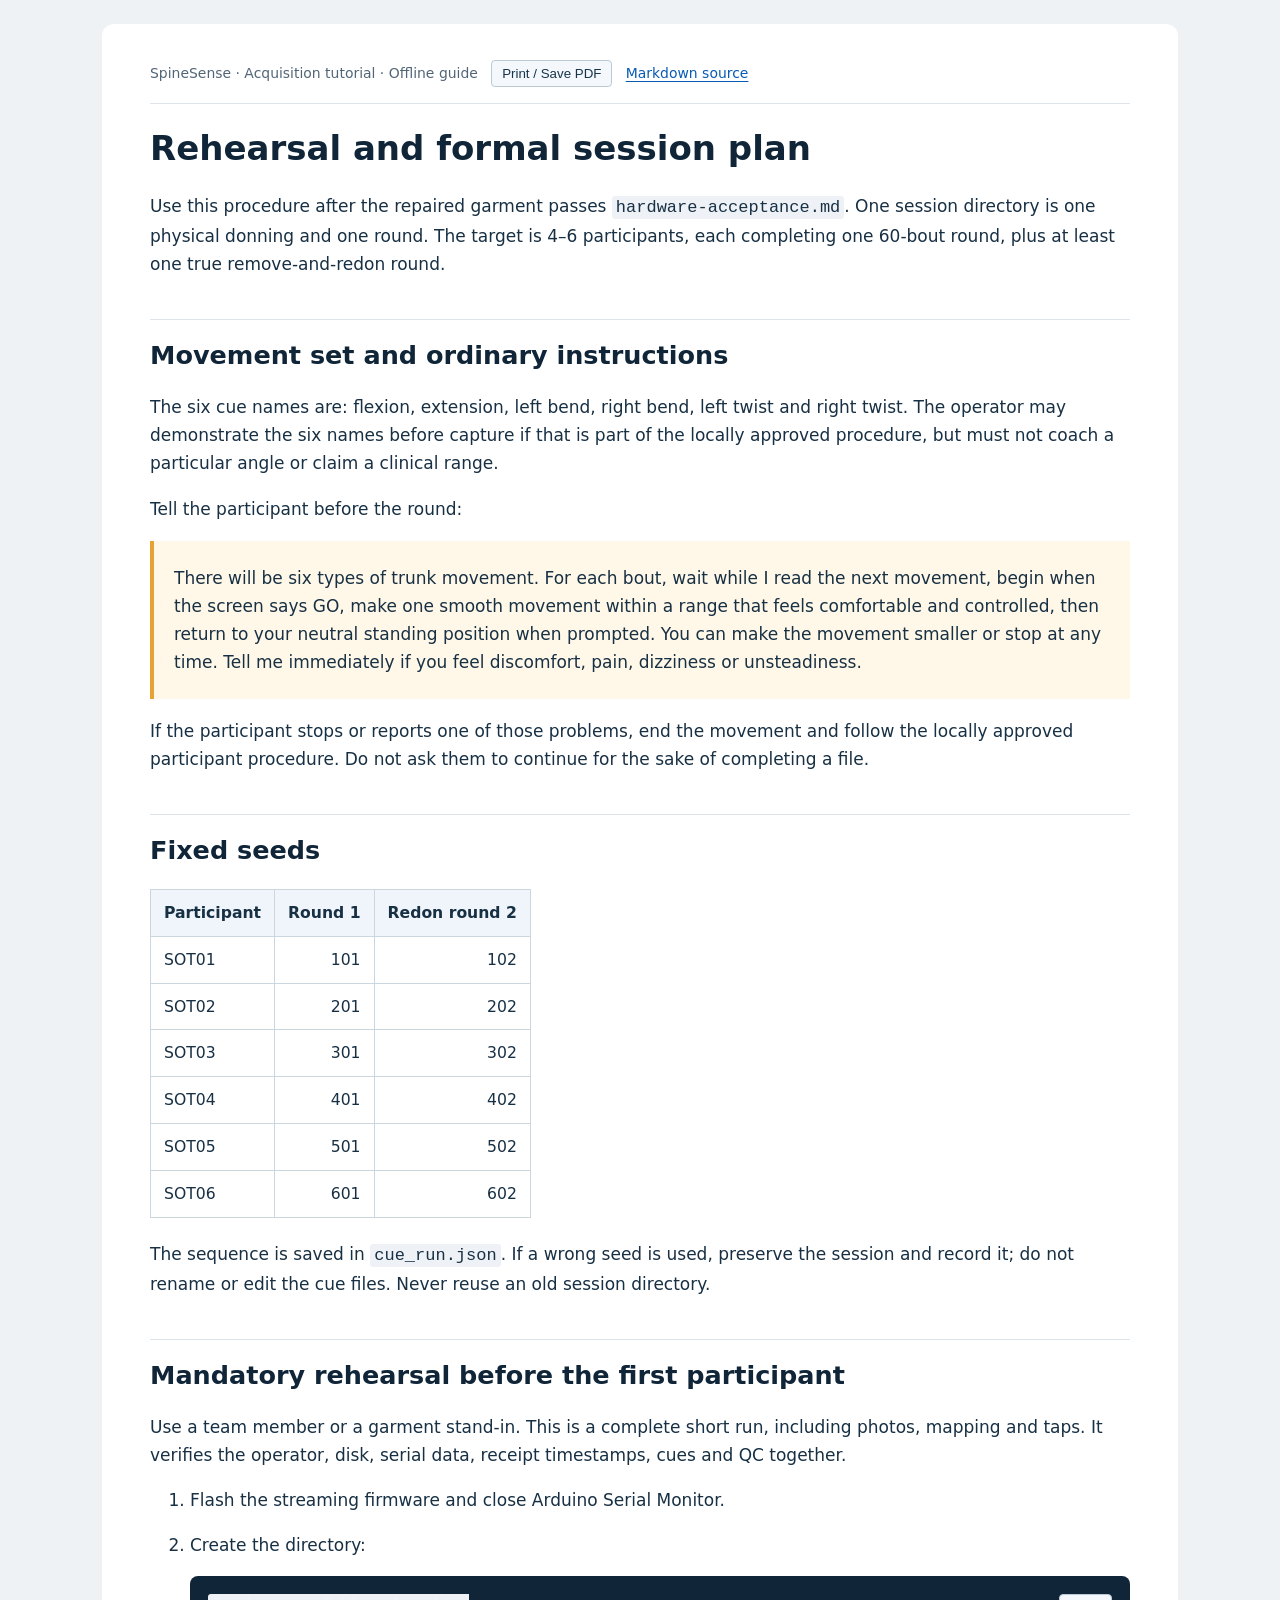
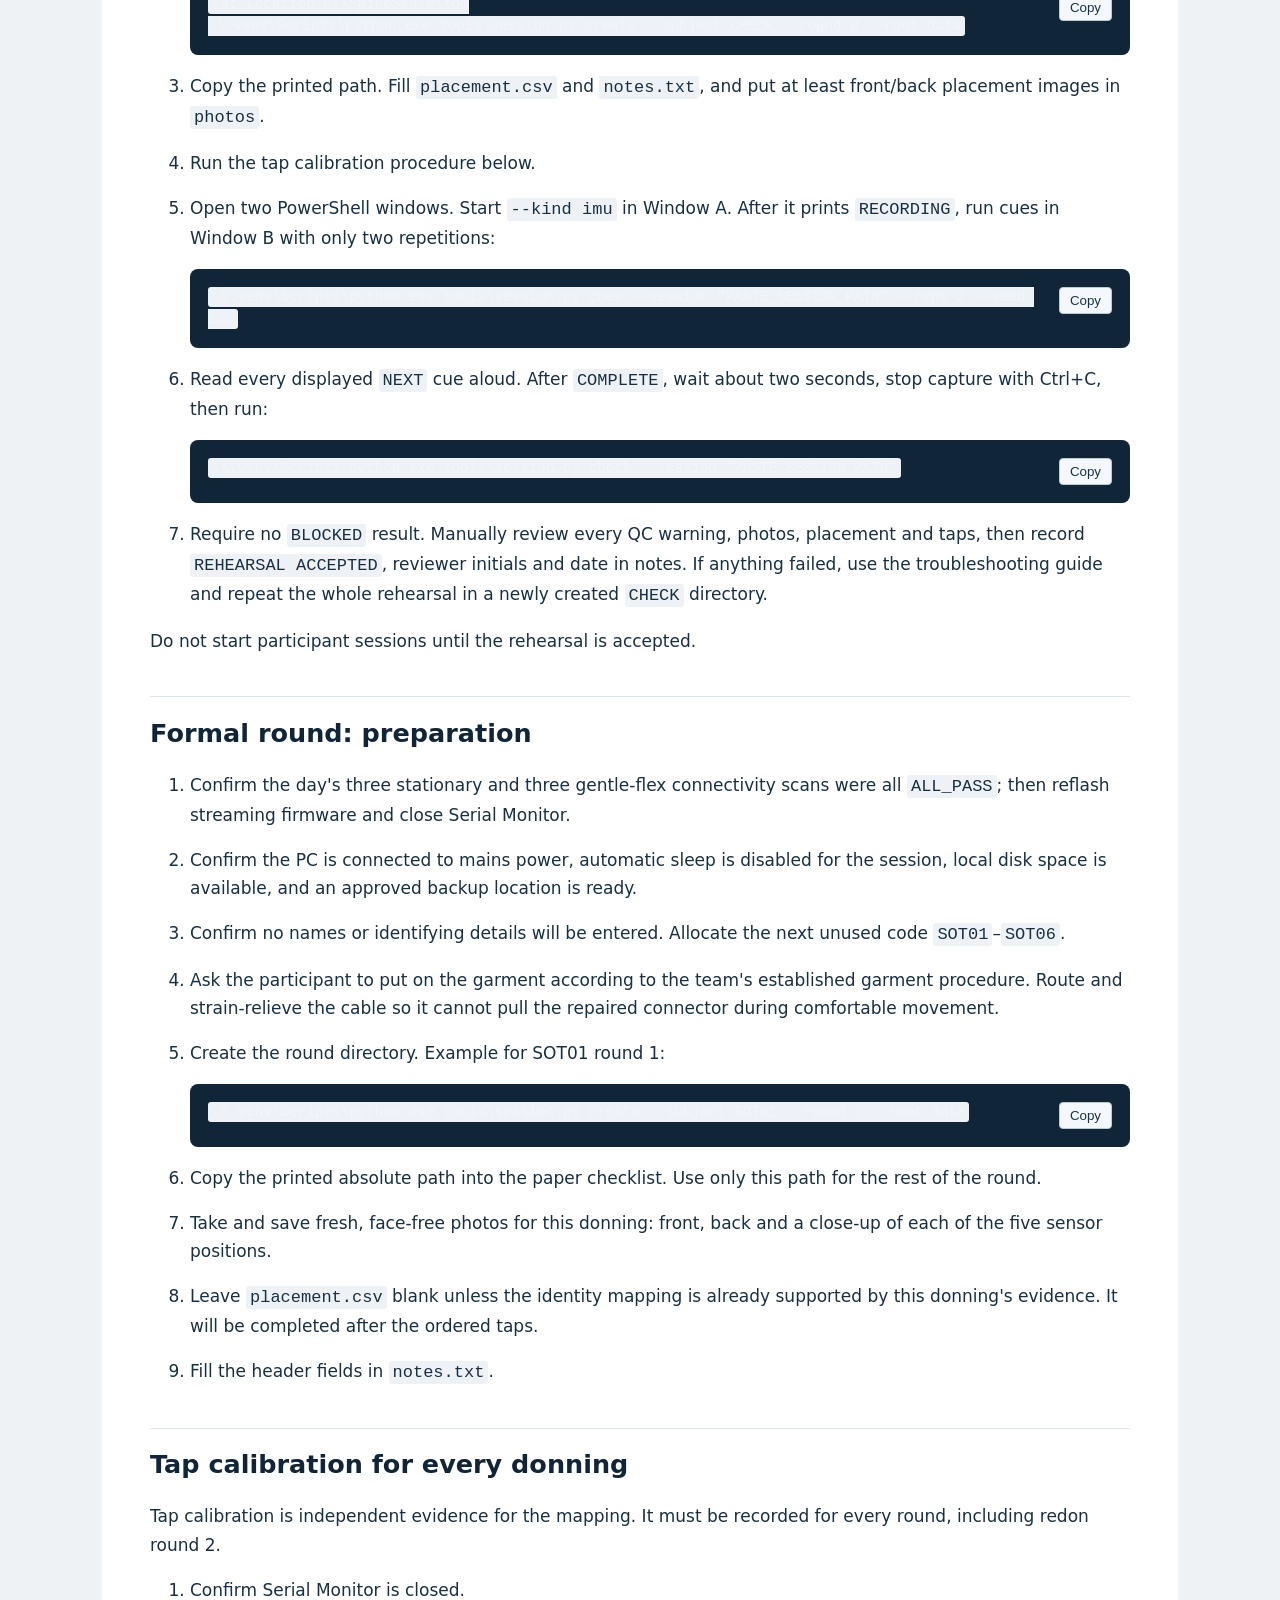
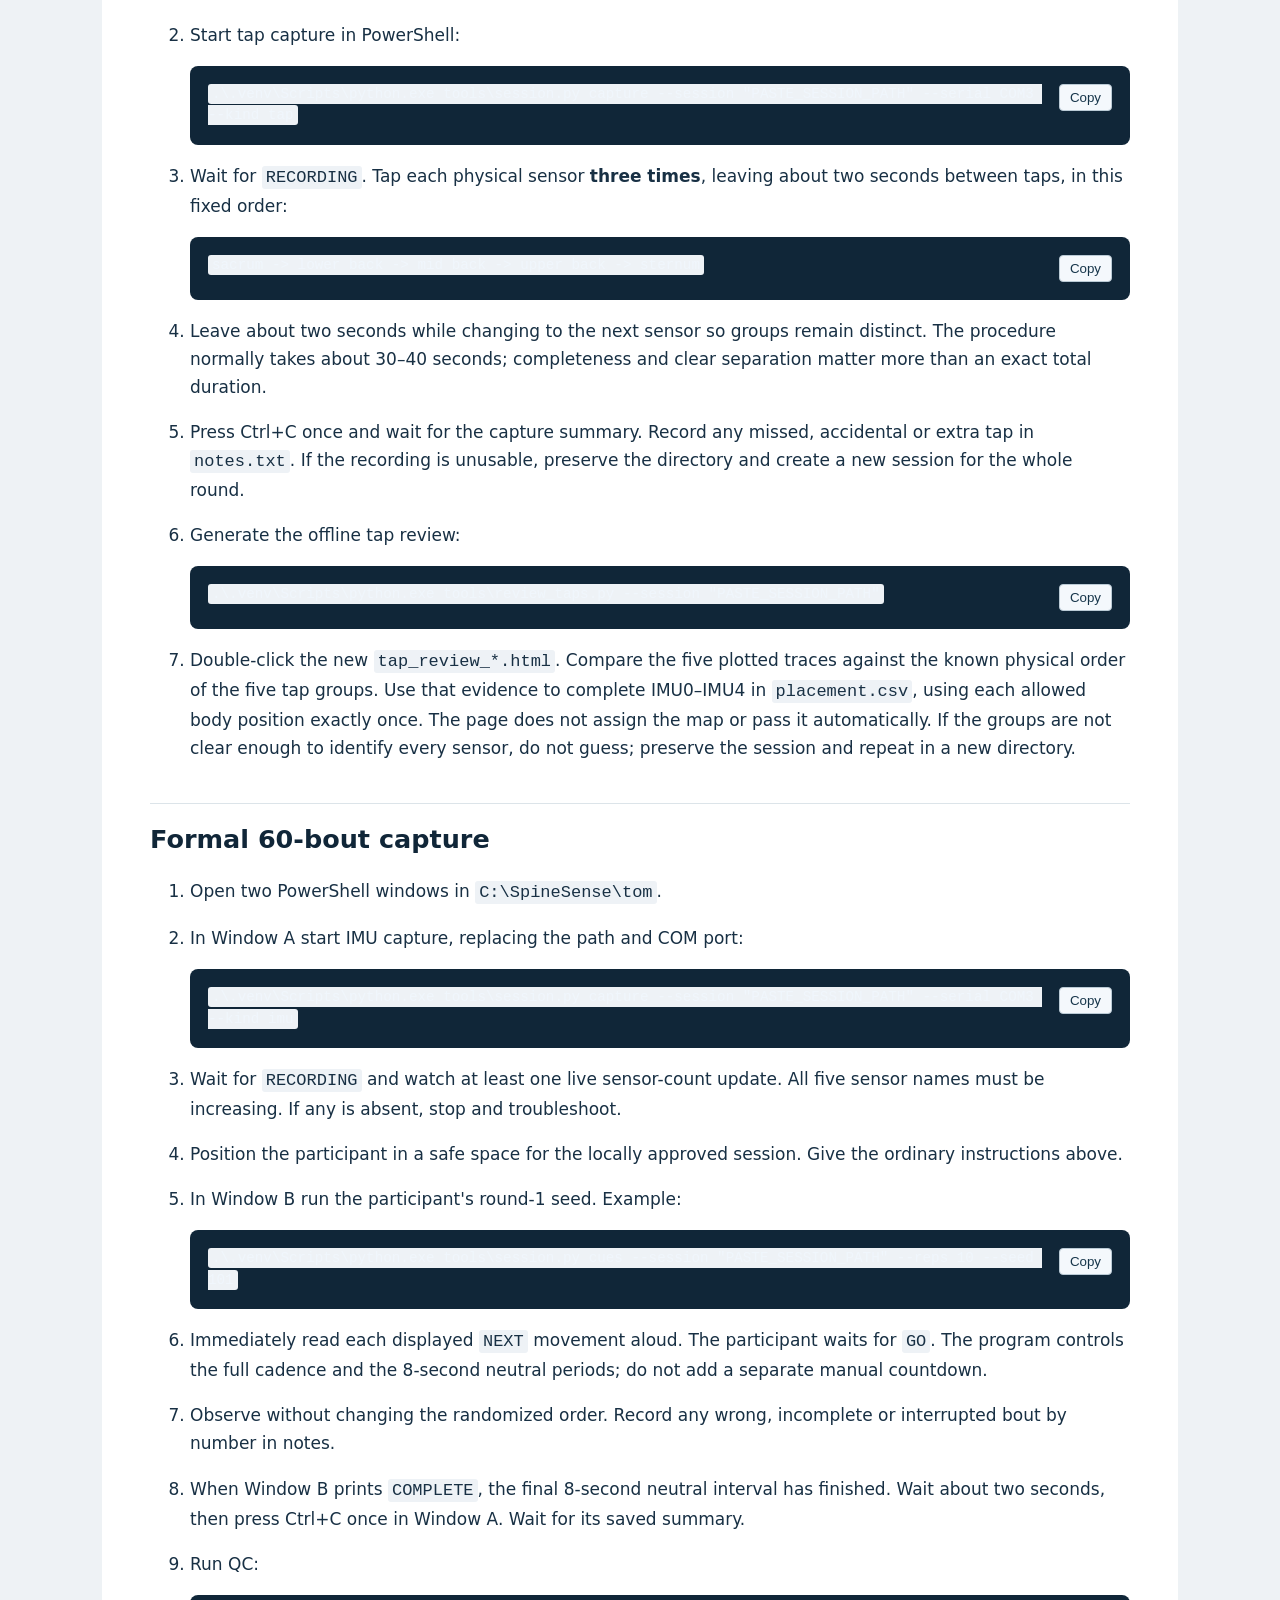
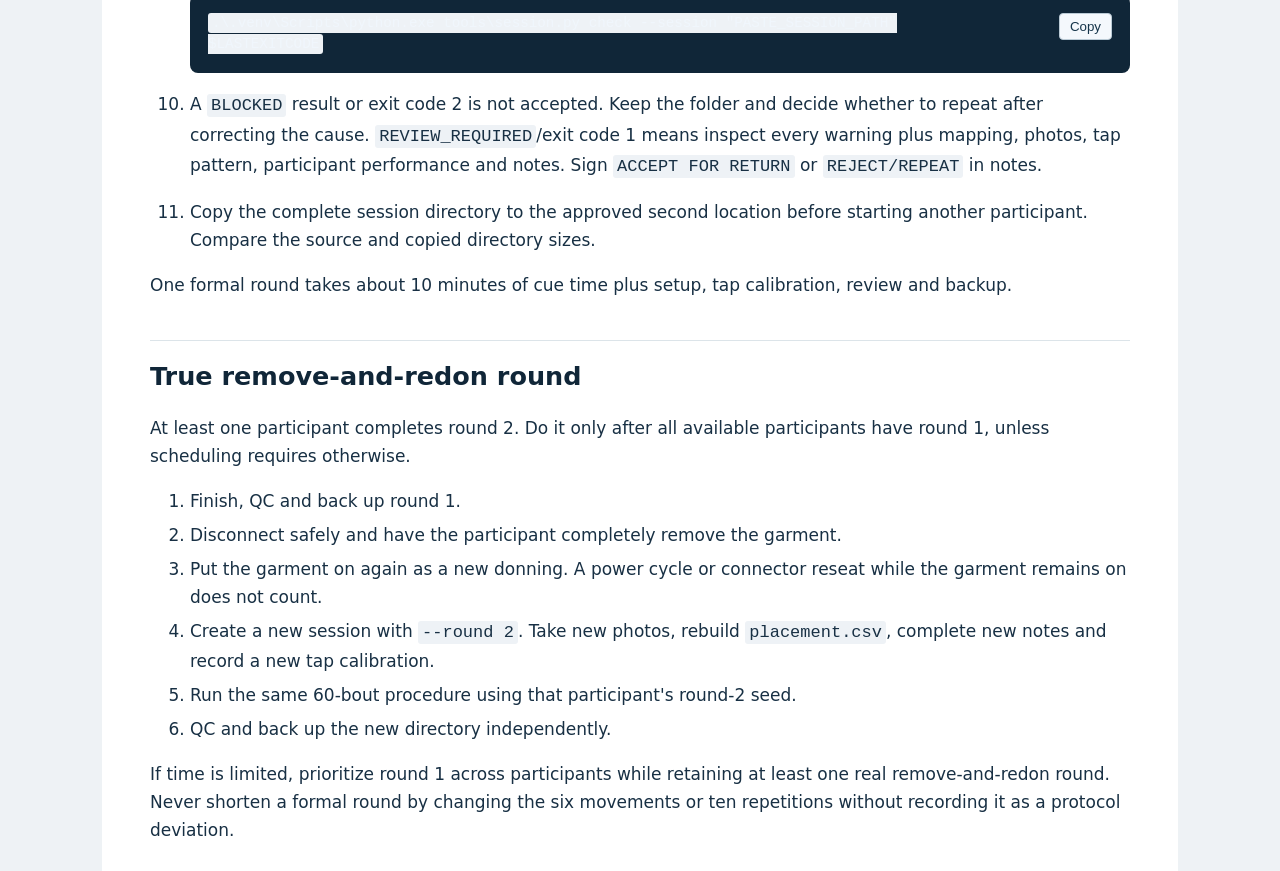
<file: docs/tom-handoff/protocol/session-plan.html>
<!doctype html><html lang="en"><head><meta charset="utf-8"><meta name="viewport" content="width=device-width,initial-scale=1"><title>Rehearsal and formal session plan</title><style>
:root { color-scheme:light; font:17px/1.65 system-ui,Segoe UI,sans-serif; color:#183044; background:#eef2f5; }
body{margin:0}main{max-width:980px;margin:24px auto;padding:36px 48px;background:white;border-radius:12px}
h1,h2,h3{line-height:1.25;color:#102638;scroll-margin-top:20px}h1{font-size:2rem}h2{margin-top:2.4rem;border-top:1px solid #dce4e9;padding-top:1.2rem}
a{color:#075bb5;text-underline-offset:3px}table{border-collapse:collapse;display:block;overflow-x:auto;margin:1.3rem 0;font-size:.92rem}td,th{border:1px solid #cbd7df;padding:10px 13px;vertical-align:top}th{background:#eff5fa;text-align:left}
pre{position:relative;background:#102638;color:#f0f6fc;border-radius:8px;padding:18px;overflow:auto;line-height:1.5;font-size:.84rem;white-space:pre-wrap;overflow-wrap:anywhere}code{font-family:Consolas,monospace}p code,li code,td code{background:#eef2f6;border-radius:3px;padding:2px 4px;overflow-wrap:anywhere}
blockquote{border-left:4px solid #e6a234;margin:18px 0;padding:6px 20px;background:#fff8e8}img{max-width:100%;height:auto}.meta{font-size:.82rem;color:#526577;border-bottom:1px solid #dce4e9;padding-bottom:16px}button{cursor:pointer;padding:5px 10px;border:1px solid #bacad5;border-radius:4px;background:#f4f8fc;color:#16354a}pre button{float:right;margin-left:12px}li{margin:.35rem 0}
@media(max-width:700px){main{margin:0;padding:22px 18px;border-radius:0}h1{font-size:1.65rem}}
@media print{ :root{font-size:10pt;background:white} main{padding:0;margin:0;max-width:none} button{display:none} pre{background:#f1f4f7;color:#102638;break-inside:avoid} tr,img{break-inside:avoid}h1,h2,h3{break-after:avoid}a{color:inherit} }
</style></head><body><main><div class="meta">SpineSense · Acquisition tutorial · Offline guide &nbsp; <button onclick="window.print()">Print / Save PDF</button> &nbsp; <a href="session-plan.md">Markdown source</a></div><h1 id="rehearsal-and-formal-session-plan">Rehearsal and formal session plan</h1>
<p>Use this procedure after the repaired garment passes <code>hardware-acceptance.md</code>.
One session directory is one physical donning and one round. The target is 4–6
participants, each completing one 60-bout round, plus at least one true
remove-and-redon round.</p>
<h2 id="movement-set-and-ordinary-instructions">Movement set and ordinary instructions</h2>
<p>The six cue names are: flexion, extension, left bend, right bend, left twist and
right twist. The operator may demonstrate the six names before capture if that
is part of the locally approved procedure, but must not coach a particular angle
or claim a clinical range.</p>
<p>Tell the participant before the round:</p>
<blockquote>
<p>There will be six types of trunk movement. For each bout, wait while I read
the next movement, begin when the screen says GO, make one smooth movement
within a range that feels comfortable and controlled, then return to your
neutral standing position when prompted. You can make the movement smaller or
stop at any time. Tell me immediately if you feel discomfort, pain, dizziness
or unsteadiness.</p>
</blockquote>
<p>If the participant stops or reports one of those problems, end the movement and
follow the locally approved participant procedure. Do not ask them to continue
for the sake of completing a file.</p>
<h2 id="fixed-seeds">Fixed seeds</h2>
<table>
<thead>
<tr>
<th>Participant</th>
<th style="text-align:right">Round 1</th>
<th style="text-align:right">Redon round 2</th>
</tr>
</thead>
<tbody>
<tr>
<td>SOT01</td>
<td style="text-align:right">101</td>
<td style="text-align:right">102</td>
</tr>
<tr>
<td>SOT02</td>
<td style="text-align:right">201</td>
<td style="text-align:right">202</td>
</tr>
<tr>
<td>SOT03</td>
<td style="text-align:right">301</td>
<td style="text-align:right">302</td>
</tr>
<tr>
<td>SOT04</td>
<td style="text-align:right">401</td>
<td style="text-align:right">402</td>
</tr>
<tr>
<td>SOT05</td>
<td style="text-align:right">501</td>
<td style="text-align:right">502</td>
</tr>
<tr>
<td>SOT06</td>
<td style="text-align:right">601</td>
<td style="text-align:right">602</td>
</tr>
</tbody>
</table>
<p>The sequence is saved in <code>cue_run.json</code>. If a wrong seed is used, preserve the
session and record it; do not rename or edit the cue files. Never reuse an old
session directory.</p>
<h2 id="mandatory-rehearsal-before-the-first-participant">Mandatory rehearsal before the first participant</h2>
<p>Use a team member or a garment stand-in. This is a complete short run, including
photos, mapping and taps. It verifies the operator, disk, serial data, receipt
timestamps, cues and QC together.</p>
<ol>
<li>
<p>Flash the streaming firmware and close Arduino Serial Monitor.</p>
</li>
<li>
<p>Create the directory:</p>
<pre><code class="language-powershell">Set-Location C:\SpineSense\tom
.\.venv\Scripts\python.exe tools\session.py create --subject CHECK --round 0 --root data
</code></pre>
</li>
<li>
<p>Copy the printed path. Fill <code>placement.csv</code> and <code>notes.txt</code>, and put at least
front/back placement images in <code>photos</code>.</p>
</li>
<li>
<p>Run the tap calibration procedure below.</p>
</li>
<li>
<p>Open two PowerShell windows. Start <code>--kind imu</code> in Window A. After it prints
<code>RECORDING</code>, run cues in Window B with only two repetitions:</p>
<pre><code class="language-powershell">.\.venv\Scripts\python.exe tools\session.py cues --session &quot;PASTE_SESSION_PATH&quot; --reps 2 --seed 100
</code></pre>
</li>
<li>
<p>Read every displayed <code>NEXT</code> cue aloud. After <code>COMPLETE</code>, wait about two
seconds, stop capture with Ctrl+C, then run:</p>
<pre><code class="language-powershell">.\.venv\Scripts\python.exe tools\session.py check --session &quot;PASTE_SESSION_PATH&quot;
</code></pre>
</li>
<li>
<p>Require no <code>BLOCKED</code> result. Manually review every QC warning, photos,
placement and taps, then record <code>REHEARSAL ACCEPTED</code>, reviewer initials and
date in notes. If anything failed, use the troubleshooting guide and repeat
the whole rehearsal in a newly created <code>CHECK</code> directory.</p>
</li>
</ol>
<p>Do not start participant sessions until the rehearsal is accepted.</p>
<h2 id="formal-round-preparation">Formal round: preparation</h2>
<ol>
<li>
<p>Confirm the day's three stationary and three gentle-flex connectivity scans
were all <code>ALL_PASS</code>; then reflash streaming firmware and close Serial Monitor.</p>
</li>
<li>
<p>Confirm the PC is connected to mains power, automatic sleep is disabled for
the session, local disk space is available, and an approved backup location
is ready.</p>
</li>
<li>
<p>Confirm no names or identifying details will be entered. Allocate the next
unused code <code>SOT01</code>–<code>SOT06</code>.</p>
</li>
<li>
<p>Ask the participant to put on the garment according to the team's established
garment procedure. Route and strain-relieve the cable so it cannot pull the
repaired connector during comfortable movement.</p>
</li>
<li>
<p>Create the round directory. Example for SOT01 round 1:</p>
<pre><code class="language-powershell">.\.venv\Scripts\python.exe tools\session.py create --subject SOT01 --round 1 --root data
</code></pre>
</li>
<li>
<p>Copy the printed absolute path into the paper checklist. Use only this path
for the rest of the round.</p>
</li>
<li>
<p>Take and save fresh, face-free photos for this donning: front, back and a
close-up of each of the five sensor positions.</p>
</li>
<li>
<p>Leave <code>placement.csv</code> blank unless the identity mapping is already supported
by this donning's evidence. It will be completed after the ordered taps.</p>
</li>
<li>
<p>Fill the header fields in <code>notes.txt</code>.</p>
</li>
</ol>
<h2 id="tap-calibration-for-every-donning">Tap calibration for every donning</h2>
<p>Tap calibration is independent evidence for the mapping. It must be recorded
for every round, including redon round 2.</p>
<ol>
<li>
<p>Confirm Serial Monitor is closed.</p>
</li>
<li>
<p>Start tap capture in PowerShell:</p>
<pre><code class="language-powershell">.\.venv\Scripts\python.exe tools\session.py capture --session &quot;PASTE_SESSION_PATH&quot; --serial COM3 --kind tap
</code></pre>
</li>
<li>
<p>Wait for <code>RECORDING</code>. Tap each physical sensor <strong>three times</strong>, leaving about
two seconds between taps, in this fixed order:</p>
<pre><code class="language-text">sacrum -&gt; lower back -&gt; mid back -&gt; upper back -&gt; sternum
</code></pre>
</li>
<li>
<p>Leave about two seconds while changing to the next sensor so groups remain
distinct. The procedure normally takes about 30–40 seconds; completeness and
clear separation matter more than an exact total duration.</p>
</li>
<li>
<p>Press Ctrl+C once and wait for the capture summary. Record any missed,
accidental or extra tap in <code>notes.txt</code>. If the recording is unusable, preserve
the directory and create a new session for the whole round.</p>
</li>
<li>
<p>Generate the offline tap review:</p>
<pre><code class="language-powershell">.\.venv\Scripts\python.exe tools\review_taps.py --session &quot;PASTE_SESSION_PATH&quot;
</code></pre>
</li>
<li>
<p>Double-click the new <code>tap_review_*.html</code>. Compare the five plotted traces
against the known physical order of the five tap groups. Use that evidence to
complete IMU0–IMU4 in <code>placement.csv</code>, using each allowed body position
exactly once. The page does not assign the map or pass it automatically. If
the groups are not clear enough to identify every sensor, do not guess;
preserve the session and repeat in a new directory.</p>
</li>
</ol>
<h2 id="formal-60-bout-capture">Formal 60-bout capture</h2>
<ol>
<li>
<p>Open two PowerShell windows in <code>C:\SpineSense\tom</code>.</p>
</li>
<li>
<p>In Window A start IMU capture, replacing the path and COM port:</p>
<pre><code class="language-powershell">.\.venv\Scripts\python.exe tools\session.py capture --session &quot;PASTE_SESSION_PATH&quot; --serial COM3 --kind imu
</code></pre>
</li>
<li>
<p>Wait for <code>RECORDING</code> and watch at least one live sensor-count update. All five
sensor names must be increasing. If any is absent, stop and troubleshoot.</p>
</li>
<li>
<p>Position the participant in a safe space for the locally approved session.
Give the ordinary instructions above.</p>
</li>
<li>
<p>In Window B run the participant's round-1 seed. Example:</p>
<pre><code class="language-powershell">.\.venv\Scripts\python.exe tools\session.py cues --session &quot;PASTE_SESSION_PATH&quot; --reps 10 --seed 101
</code></pre>
</li>
<li>
<p>Immediately read each displayed <code>NEXT</code> movement aloud. The participant waits
for <code>GO</code>. The program controls the full cadence and the 8-second neutral
periods; do not add a separate manual countdown.</p>
</li>
<li>
<p>Observe without changing the randomized order. Record any wrong, incomplete
or interrupted bout by number in notes.</p>
</li>
<li>
<p>When Window B prints <code>COMPLETE</code>, the final 8-second neutral interval has
finished. Wait about two seconds, then press Ctrl+C once in Window A. Wait for
its saved summary.</p>
</li>
<li>
<p>Run QC:</p>
<pre><code class="language-powershell">.\.venv\Scripts\python.exe tools\session.py check --session &quot;PASTE_SESSION_PATH&quot;
$LASTEXITCODE
</code></pre>
</li>
<li>
<p>A <code>BLOCKED</code> result or exit code 2 is not accepted. Keep the folder and decide
whether to repeat after correcting the cause. <code>REVIEW_REQUIRED</code>/exit code 1
means inspect every warning plus mapping, photos, tap pattern, participant
performance and notes. Sign <code>ACCEPT FOR RETURN</code> or <code>REJECT/REPEAT</code> in notes.</p>
</li>
<li>
<p>Copy the complete session directory to the approved second location before
starting another participant. Compare the source and copied directory sizes.</p>
</li>
</ol>
<p>One formal round takes about 10 minutes of cue time plus setup, tap calibration,
review and backup.</p>
<h2 id="true-remove-and-redon-round">True remove-and-redon round</h2>
<p>At least one participant completes round 2. Do it only after all available
participants have round 1, unless scheduling requires otherwise.</p>
<ol>
<li>Finish, QC and back up round 1.</li>
<li>Disconnect safely and have the participant completely remove the garment.</li>
<li>Put the garment on again as a new donning. A power cycle or connector reseat
while the garment remains on does not count.</li>
<li>Create a new session with <code>--round 2</code>. Take new photos, rebuild
<code>placement.csv</code>, complete new notes and record a new tap calibration.</li>
<li>Run the same 60-bout procedure using that participant's round-2 seed.</li>
<li>QC and back up the new directory independently.</li>
</ol>
<p>If time is limited, prioritize round 1 across participants while retaining at
least one real remove-and-redon round. Never shorten a formal round by changing
the six movements or ten repetitions without recording it as a protocol
deviation.</p>
</main><script>
document.querySelectorAll('pre').forEach(pre=>{const b=document.createElement('button');b.textContent='Copy';b.onclick=async()=>{const t=pre.querySelector('code').textContent;try{await navigator.clipboard.writeText(t);b.textContent='Copied';}catch(e){const r=document.createRange();r.selectNodeContents(pre.querySelector('code'));const s=window.getSelection();s.removeAllRanges();s.addRange(r);b.textContent='Selected — press Ctrl+C';}};pre.prepend(b);});
</script></body></html>
</file>
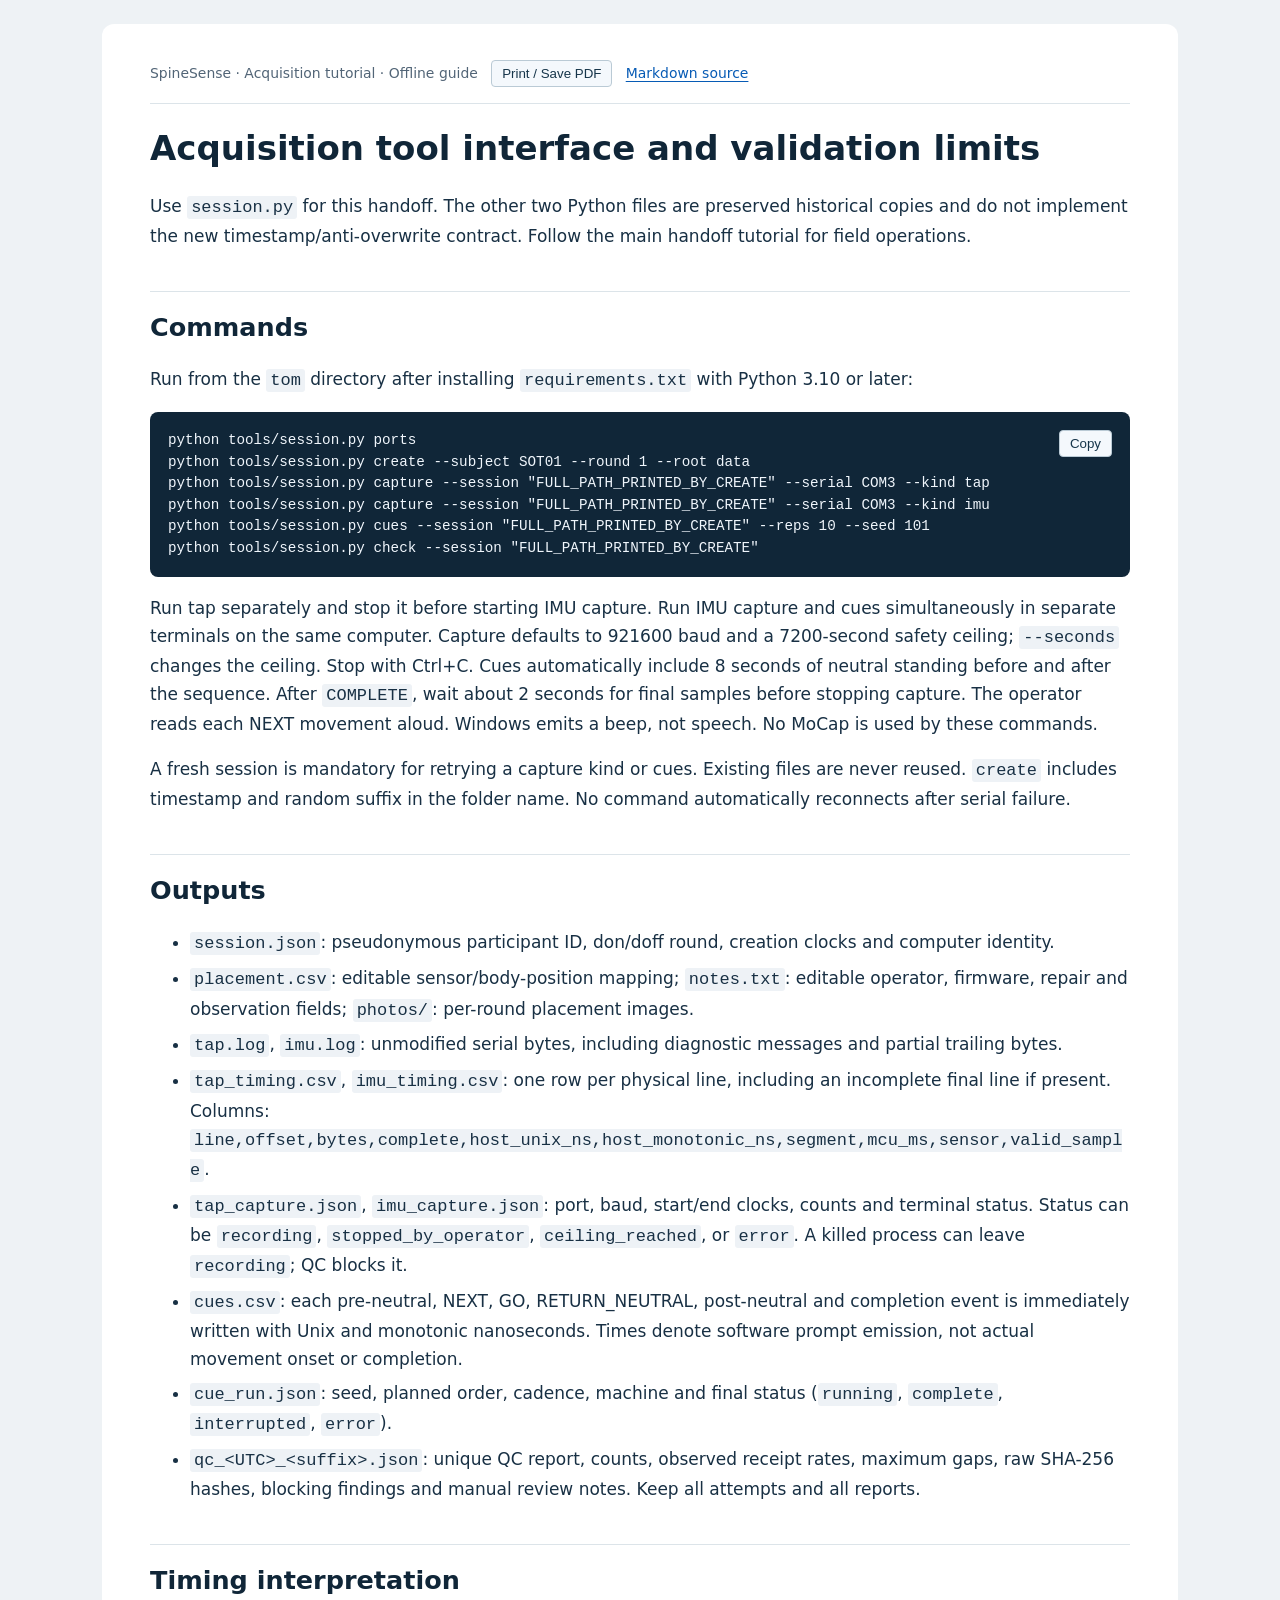
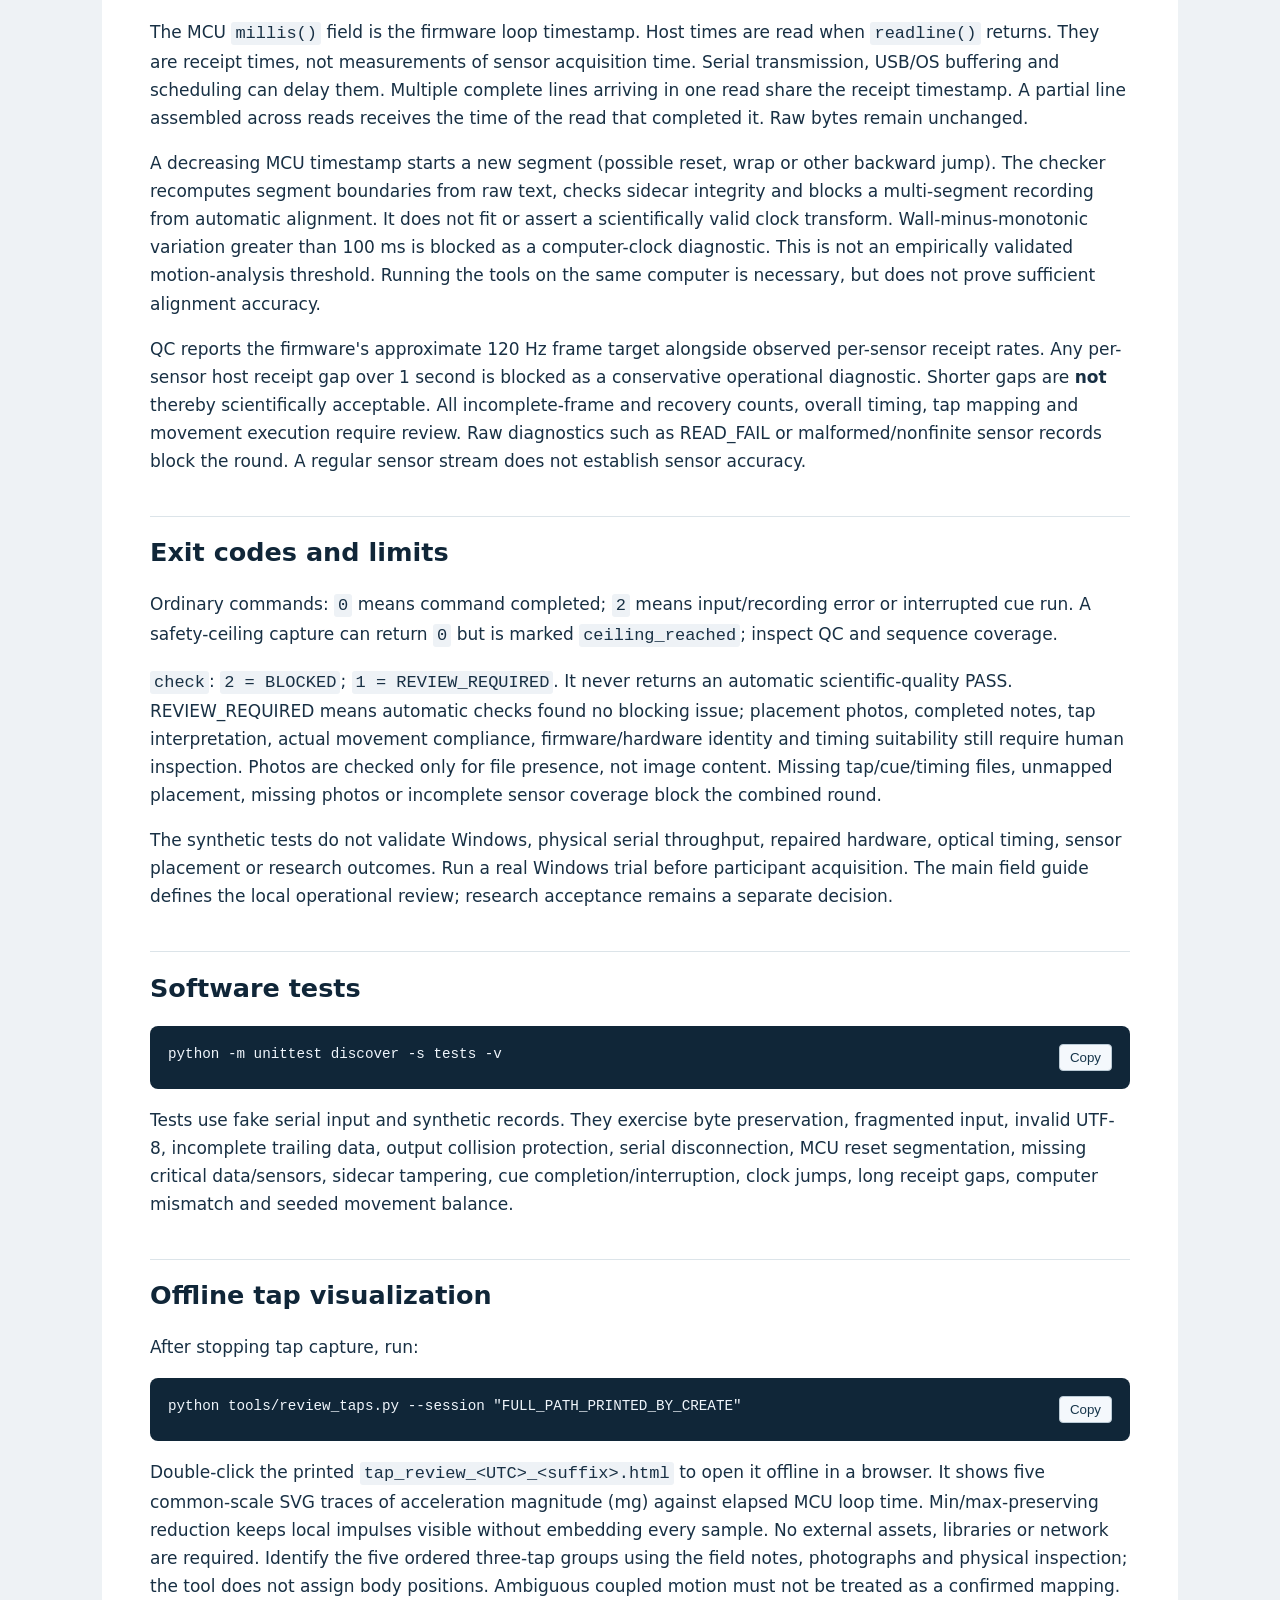
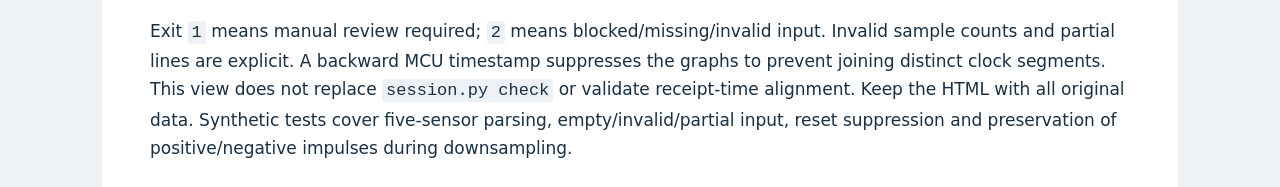
<file: docs/tom-handoff/tools/TECHNICAL_NOTES.html>
<!doctype html><html lang="en"><head><meta charset="utf-8"><meta name="viewport" content="width=device-width,initial-scale=1"><title>Acquisition tool interface and validation limits</title><style>
:root { color-scheme:light; font:17px/1.65 system-ui,Segoe UI,sans-serif; color:#183044; background:#eef2f5; }
body{margin:0}main{max-width:980px;margin:24px auto;padding:36px 48px;background:white;border-radius:12px}
h1,h2,h3{line-height:1.25;color:#102638;scroll-margin-top:20px}h1{font-size:2rem}h2{margin-top:2.4rem;border-top:1px solid #dce4e9;padding-top:1.2rem}
a{color:#075bb5;text-underline-offset:3px}table{border-collapse:collapse;display:block;overflow-x:auto;margin:1.3rem 0;font-size:.92rem}td,th{border:1px solid #cbd7df;padding:10px 13px;vertical-align:top}th{background:#eff5fa;text-align:left}
pre{position:relative;background:#102638;color:#f0f6fc;border-radius:8px;padding:18px;overflow:auto;line-height:1.5;font-size:.84rem;white-space:pre-wrap;overflow-wrap:anywhere}code{font-family:Consolas,monospace}p code,li code,td code{background:#eef2f6;border-radius:3px;padding:2px 4px;overflow-wrap:anywhere}
blockquote{border-left:4px solid #e6a234;margin:18px 0;padding:6px 20px;background:#fff8e8}img{max-width:100%;height:auto}.meta{font-size:.82rem;color:#526577;border-bottom:1px solid #dce4e9;padding-bottom:16px}button{cursor:pointer;padding:5px 10px;border:1px solid #bacad5;border-radius:4px;background:#f4f8fc;color:#16354a}pre button{float:right;margin-left:12px}li{margin:.35rem 0}
@media(max-width:700px){main{margin:0;padding:22px 18px;border-radius:0}h1{font-size:1.65rem}}
@media print{ :root{font-size:10pt;background:white} main{padding:0;margin:0;max-width:none} button{display:none} pre{background:#f1f4f7;color:#102638;break-inside:avoid} tr,img{break-inside:avoid}h1,h2,h3{break-after:avoid}a{color:inherit} }
</style></head><body><main><div class="meta">SpineSense · Acquisition tutorial · Offline guide &nbsp; <button onclick="window.print()">Print / Save PDF</button> &nbsp; <a href="TECHNICAL_NOTES.md">Markdown source</a></div><h1 id="acquisition-tool-interface-and-validation-limits">Acquisition tool interface and validation limits</h1>
<p>Use <code>session.py</code> for this handoff. The other two Python files are preserved historical copies and do not implement the new timestamp/anti-overwrite contract. Follow the main handoff tutorial for field operations.</p>
<h2 id="commands">Commands</h2>
<p>Run from the <code>tom</code> directory after installing <code>requirements.txt</code> with Python 3.10 or later:</p>
<pre><code>python tools/session.py ports
python tools/session.py create --subject SOT01 --round 1 --root data
python tools/session.py capture --session &quot;FULL_PATH_PRINTED_BY_CREATE&quot; --serial COM3 --kind tap
python tools/session.py capture --session &quot;FULL_PATH_PRINTED_BY_CREATE&quot; --serial COM3 --kind imu
python tools/session.py cues --session &quot;FULL_PATH_PRINTED_BY_CREATE&quot; --reps 10 --seed 101
python tools/session.py check --session &quot;FULL_PATH_PRINTED_BY_CREATE&quot;
</code></pre>
<p>Run tap separately and stop it before starting IMU capture. Run IMU capture and cues simultaneously in separate terminals on the same computer. Capture defaults to 921600 baud and a 7200-second safety ceiling; <code>--seconds</code> changes the ceiling. Stop with Ctrl+C. Cues automatically include 8 seconds of neutral standing before and after the sequence. After <code>COMPLETE</code>, wait about 2 seconds for final samples before stopping capture. The operator reads each NEXT movement aloud. Windows emits a beep, not speech. No MoCap is used by these commands.</p>
<p>A fresh session is mandatory for retrying a capture kind or cues. Existing files are never reused. <code>create</code> includes timestamp and random suffix in the folder name. No command automatically reconnects after serial failure.</p>
<h2 id="outputs">Outputs</h2>
<ul>
<li><code>session.json</code>: pseudonymous participant ID, don/doff round, creation clocks and computer identity.</li>
<li><code>placement.csv</code>: editable sensor/body-position mapping; <code>notes.txt</code>: editable operator, firmware, repair and observation fields; <code>photos/</code>: per-round placement images.</li>
<li><code>tap.log</code>, <code>imu.log</code>: unmodified serial bytes, including diagnostic messages and partial trailing bytes.</li>
<li><code>tap_timing.csv</code>, <code>imu_timing.csv</code>: one row per physical line, including an incomplete final line if present. Columns: <code>line,offset,bytes,complete,host_unix_ns,host_monotonic_ns,segment,mcu_ms,sensor,valid_sample</code>.</li>
<li><code>tap_capture.json</code>, <code>imu_capture.json</code>: port, baud, start/end clocks, counts and terminal status. Status can be <code>recording</code>, <code>stopped_by_operator</code>, <code>ceiling_reached</code>, or <code>error</code>. A killed process can leave <code>recording</code>; QC blocks it.</li>
<li><code>cues.csv</code>: each pre-neutral, NEXT, GO, RETURN_NEUTRAL, post-neutral and completion event is immediately written with Unix and monotonic nanoseconds. Times denote software prompt emission, not actual movement onset or completion.</li>
<li><code>cue_run.json</code>: seed, planned order, cadence, machine and final status (<code>running</code>, <code>complete</code>, <code>interrupted</code>, <code>error</code>).</li>
<li><code>qc_&lt;UTC&gt;_&lt;suffix&gt;.json</code>: unique QC report, counts, observed receipt rates, maximum gaps, raw SHA-256 hashes, blocking findings and manual review notes. Keep all attempts and all reports.</li>
</ul>
<h2 id="timing-interpretation">Timing interpretation</h2>
<p>The MCU <code>millis()</code> field is the firmware loop timestamp. Host times are read when <code>readline()</code> returns. They are receipt times, not measurements of sensor acquisition time. Serial transmission, USB/OS buffering and scheduling can delay them. Multiple complete lines arriving in one read share the receipt timestamp. A partial line assembled across reads receives the time of the read that completed it. Raw bytes remain unchanged.</p>
<p>A decreasing MCU timestamp starts a new segment (possible reset, wrap or other backward jump). The checker recomputes segment boundaries from raw text, checks sidecar integrity and blocks a multi-segment recording from automatic alignment. It does not fit or assert a scientifically valid clock transform. Wall-minus-monotonic variation greater than 100 ms is blocked as a computer-clock diagnostic. This is not an empirically validated motion-analysis threshold. Running the tools on the same computer is necessary, but does not prove sufficient alignment accuracy.</p>
<p>QC reports the firmware's approximate 120 Hz frame target alongside observed per-sensor receipt rates. Any per-sensor host receipt gap over 1 second is blocked as a conservative operational diagnostic. Shorter gaps are <strong>not</strong> thereby scientifically acceptable. All incomplete-frame and recovery counts, overall timing, tap mapping and movement execution require review. Raw diagnostics such as READ_FAIL or malformed/nonfinite sensor records block the round. A regular sensor stream does not establish sensor accuracy.</p>
<h2 id="exit-codes-and-limits">Exit codes and limits</h2>
<p>Ordinary commands: <code>0</code> means command completed; <code>2</code> means input/recording error or interrupted cue run. A safety-ceiling capture can return <code>0</code> but is marked <code>ceiling_reached</code>; inspect QC and sequence coverage.</p>
<p><code>check</code>: <code>2 = BLOCKED</code>; <code>1 = REVIEW_REQUIRED</code>. It never returns an automatic scientific-quality PASS. REVIEW_REQUIRED means automatic checks found no blocking issue; placement photos, completed notes, tap interpretation, actual movement compliance, firmware/hardware identity and timing suitability still require human inspection. Photos are checked only for file presence, not image content. Missing tap/cue/timing files, unmapped placement, missing photos or incomplete sensor coverage block the combined round.</p>
<p>The synthetic tests do not validate Windows, physical serial throughput, repaired hardware, optical timing, sensor placement or research outcomes. Run a real Windows trial before participant acquisition. The main field guide defines the local operational review; research acceptance remains a separate decision.</p>
<h2 id="software-tests">Software tests</h2>
<pre><code>python -m unittest discover -s tests -v
</code></pre>
<p>Tests use fake serial input and synthetic records. They exercise byte preservation, fragmented input, invalid UTF-8, incomplete trailing data, output collision protection, serial disconnection, MCU reset segmentation, missing critical data/sensors, sidecar tampering, cue completion/interruption, clock jumps, long receipt gaps, computer mismatch and seeded movement balance.</p>
<h2 id="offline-tap-visualization">Offline tap visualization</h2>
<p>After stopping tap capture, run:</p>
<pre><code>python tools/review_taps.py --session &quot;FULL_PATH_PRINTED_BY_CREATE&quot;
</code></pre>
<p>Double-click the printed <code>tap_review_&lt;UTC&gt;_&lt;suffix&gt;.html</code> to open it offline in a browser. It shows five common-scale SVG traces of acceleration magnitude (mg) against elapsed MCU loop time. Min/max-preserving reduction keeps local impulses visible without embedding every sample. No external assets, libraries or network are required. Identify the five ordered three-tap groups using the field notes, photographs and physical inspection; the tool does not assign body positions. Ambiguous coupled motion must not be treated as a confirmed mapping.</p>
<p>Exit <code>1</code> means manual review required; <code>2</code> means blocked/missing/invalid input. Invalid sample counts and partial lines are explicit. A backward MCU timestamp suppresses the graphs to prevent joining distinct clock segments. This view does not replace <code>session.py check</code> or validate receipt-time alignment. Keep the HTML with all original data. Synthetic tests cover five-sensor parsing, empty/invalid/partial input, reset suppression and preservation of positive/negative impulses during downsampling.</p>
</main><script>
document.querySelectorAll('pre').forEach(pre=>{const b=document.createElement('button');b.textContent='Copy';b.onclick=async()=>{const t=pre.querySelector('code').textContent;try{await navigator.clipboard.writeText(t);b.textContent='Copied';}catch(e){const r=document.createRange();r.selectNodeContents(pre.querySelector('code'));const s=window.getSelection();s.removeAllRanges();s.addRange(r);b.textContent='Selected — press Ctrl+C';}};pre.prepend(b);});
</script></body></html>
</file>
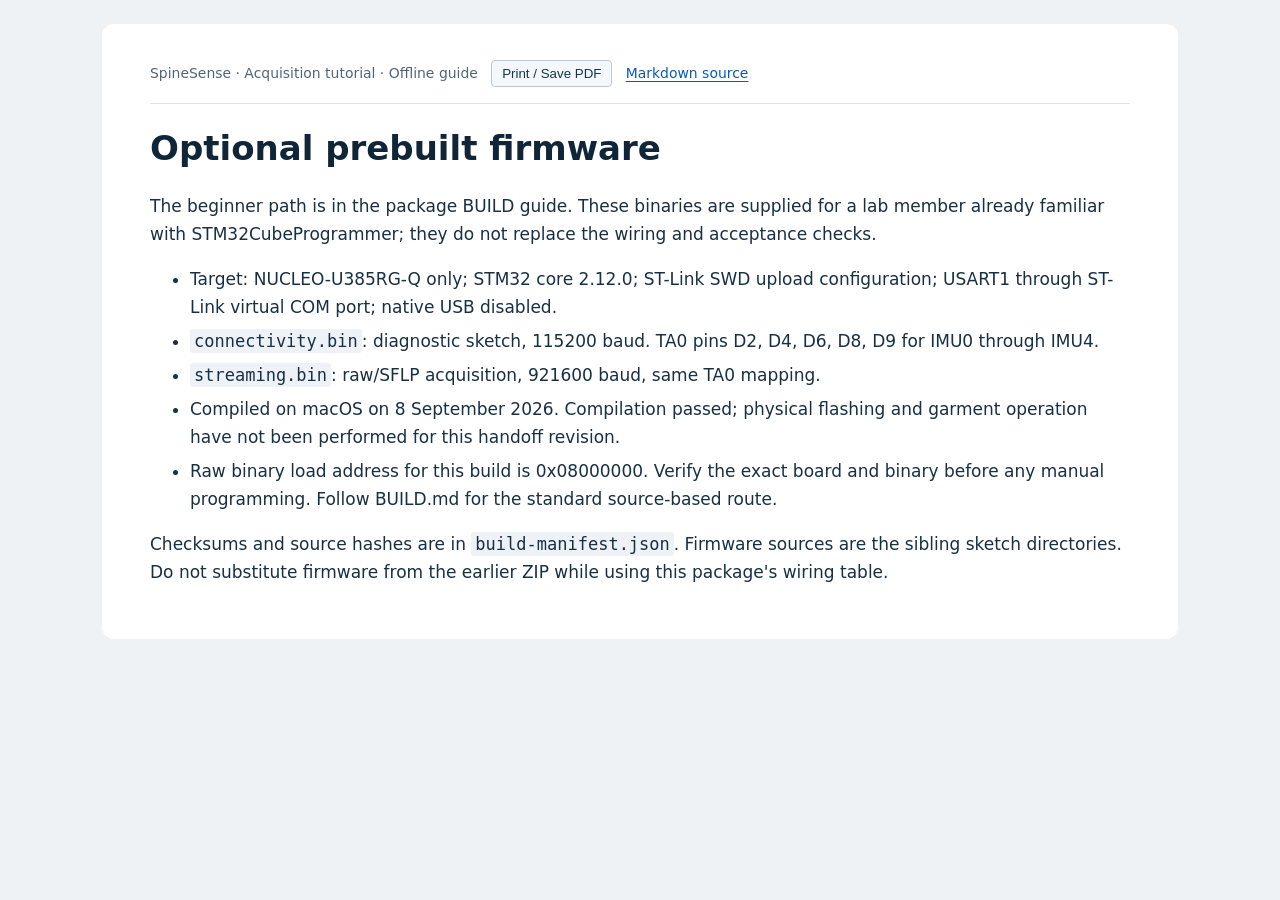
<file: docs/tom-handoff/firmware/prebuilt/README.html>
<!doctype html><html lang="en"><head><meta charset="utf-8"><meta name="viewport" content="width=device-width,initial-scale=1"><title>Optional prebuilt firmware</title><style>
:root { color-scheme:light; font:17px/1.65 system-ui,Segoe UI,sans-serif; color:#183044; background:#eef2f5; }
body{margin:0}main{max-width:980px;margin:24px auto;padding:36px 48px;background:white;border-radius:12px}
h1,h2,h3{line-height:1.25;color:#102638;scroll-margin-top:20px}h1{font-size:2rem}h2{margin-top:2.4rem;border-top:1px solid #dce4e9;padding-top:1.2rem}
a{color:#075bb5;text-underline-offset:3px}table{border-collapse:collapse;display:block;overflow-x:auto;margin:1.3rem 0;font-size:.92rem}td,th{border:1px solid #cbd7df;padding:10px 13px;vertical-align:top}th{background:#eff5fa;text-align:left}
pre{position:relative;background:#102638;color:#f0f6fc;border-radius:8px;padding:18px;overflow:auto;line-height:1.5;font-size:.84rem;white-space:pre-wrap;overflow-wrap:anywhere}code{font-family:Consolas,monospace}p code,li code,td code{background:#eef2f6;border-radius:3px;padding:2px 4px;overflow-wrap:anywhere}
blockquote{border-left:4px solid #e6a234;margin:18px 0;padding:6px 20px;background:#fff8e8}img{max-width:100%;height:auto}.meta{font-size:.82rem;color:#526577;border-bottom:1px solid #dce4e9;padding-bottom:16px}button{cursor:pointer;padding:5px 10px;border:1px solid #bacad5;border-radius:4px;background:#f4f8fc;color:#16354a}pre button{float:right;margin-left:12px}li{margin:.35rem 0}
@media(max-width:700px){main{margin:0;padding:22px 18px;border-radius:0}h1{font-size:1.65rem}}
@media print{ :root{font-size:10pt;background:white} main{padding:0;margin:0;max-width:none} button{display:none} pre{background:#f1f4f7;color:#102638;break-inside:avoid} tr,img{break-inside:avoid}h1,h2,h3{break-after:avoid}a{color:inherit} }
</style></head><body><main><div class="meta">SpineSense · Acquisition tutorial · Offline guide &nbsp; <button onclick="window.print()">Print / Save PDF</button> &nbsp; <a href="README.md">Markdown source</a></div><h1 id="optional-prebuilt-firmware">Optional prebuilt firmware</h1>
<p>The beginner path is in the package BUILD guide. These binaries are supplied for a lab member already familiar with STM32CubeProgrammer; they do not replace the wiring and acceptance checks.</p>
<ul>
<li>Target: NUCLEO-U385RG-Q only; STM32 core 2.12.0; ST-Link SWD upload configuration; USART1 through ST-Link virtual COM port; native USB disabled.</li>
<li><code>connectivity.bin</code>: diagnostic sketch, 115200 baud. TA0 pins D2, D4, D6, D8, D9 for IMU0 through IMU4.</li>
<li><code>streaming.bin</code>: raw/SFLP acquisition, 921600 baud, same TA0 mapping.</li>
<li>Compiled on macOS on 8 September 2026. Compilation passed; physical flashing and garment operation have not been performed for this handoff revision.</li>
<li>Raw binary load address for this build is 0x08000000. Verify the exact board and binary before any manual programming. Follow BUILD.md for the standard source-based route.</li>
</ul>
<p>Checksums and source hashes are in <code>build-manifest.json</code>. Firmware sources are the sibling sketch directories. Do not substitute firmware from the earlier ZIP while using this package's wiring table.</p>
</main><script>
document.querySelectorAll('pre').forEach(pre=>{const b=document.createElement('button');b.textContent='Copy';b.onclick=async()=>{const t=pre.querySelector('code').textContent;try{await navigator.clipboard.writeText(t);b.textContent='Copied';}catch(e){const r=document.createRange();r.selectNodeContents(pre.querySelector('code'));const s=window.getSelection();s.removeAllRanges();s.addRange(r);b.textContent='Selected — press Ctrl+C';}};pre.prepend(b);});
</script></body></html>
</file>
